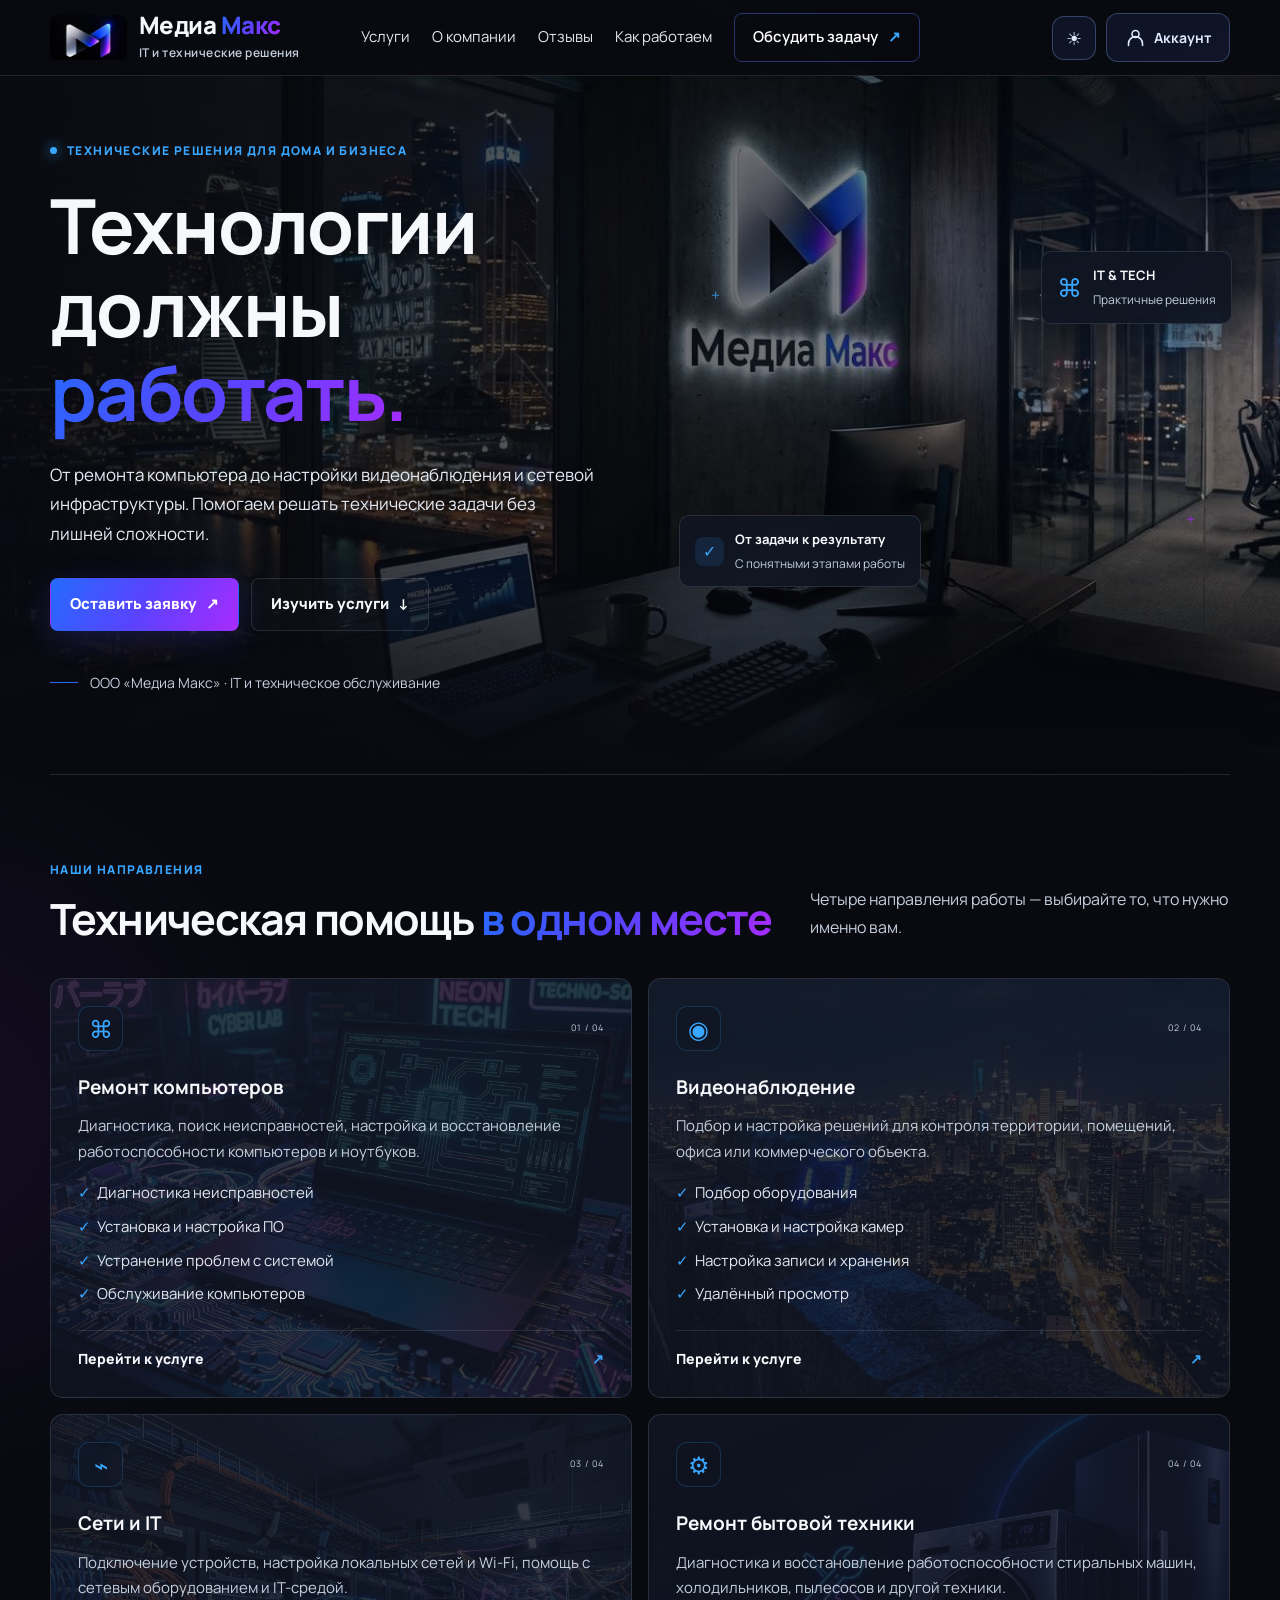
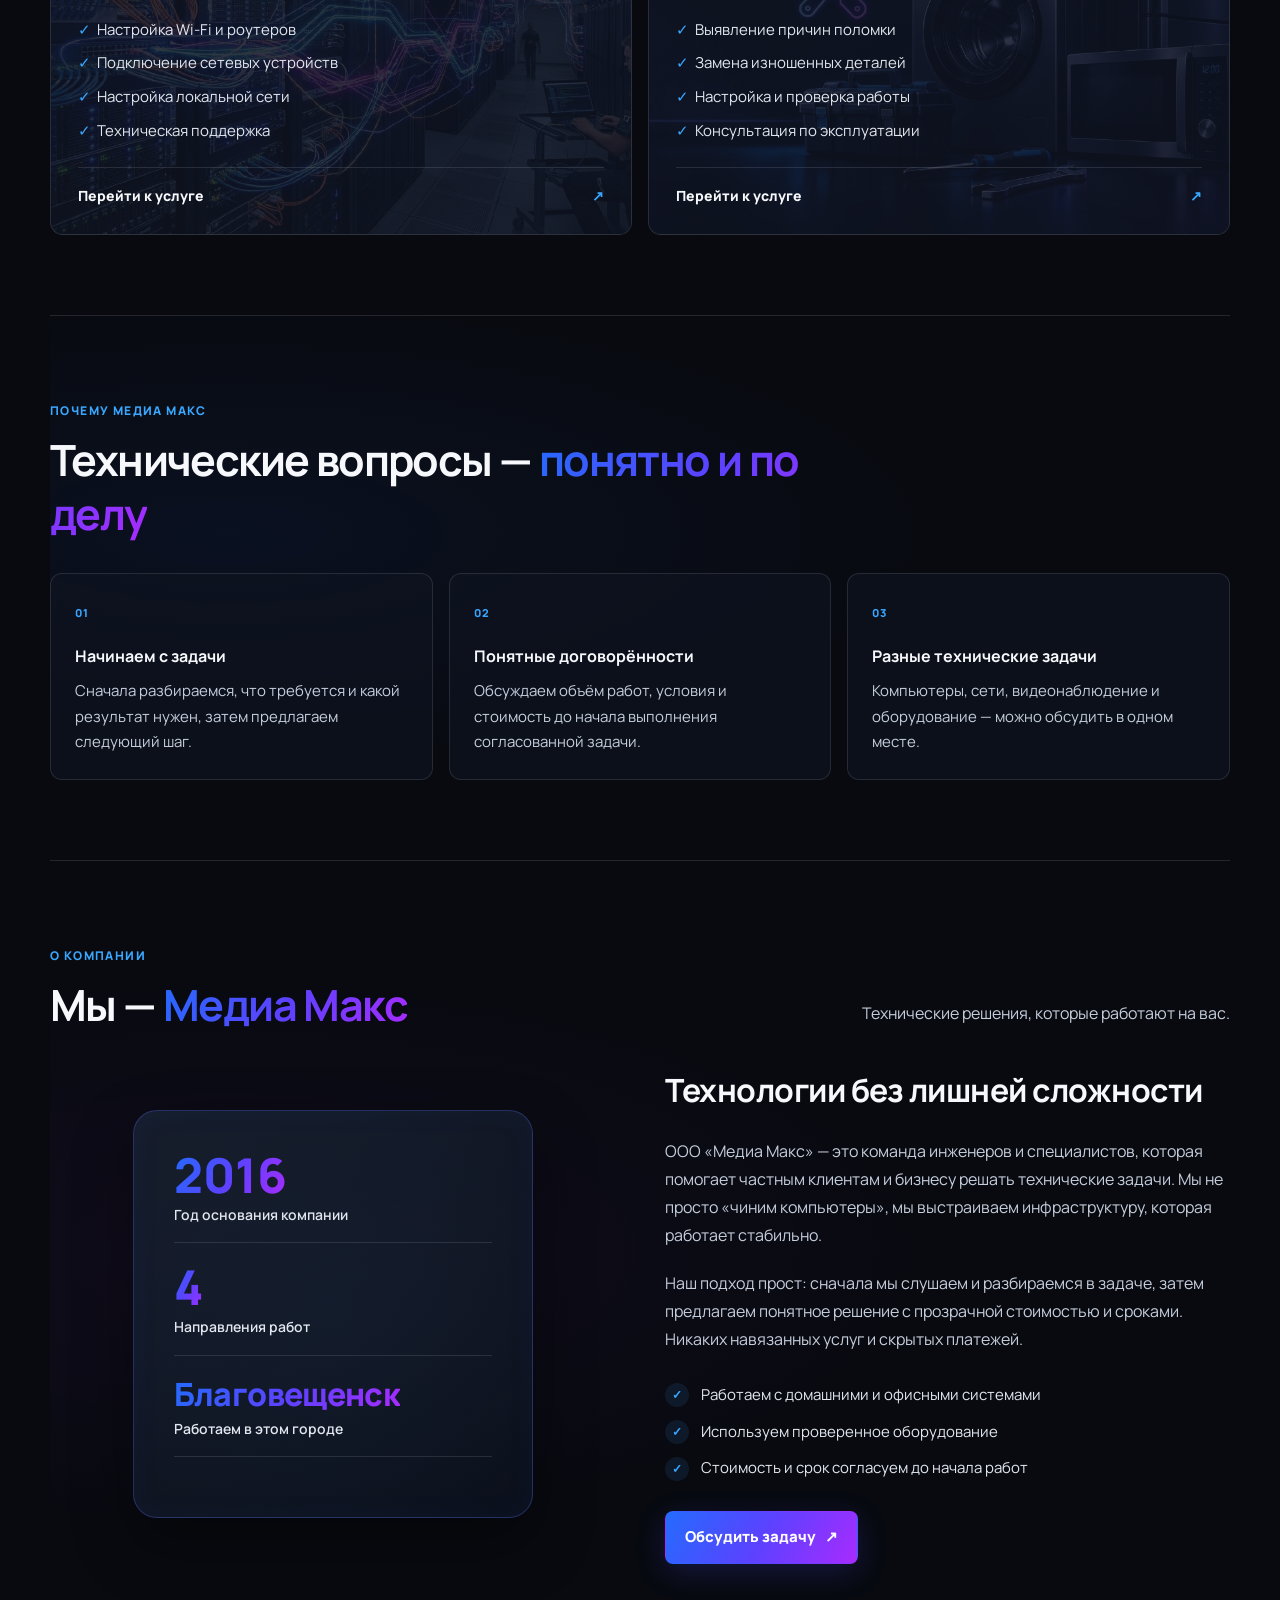
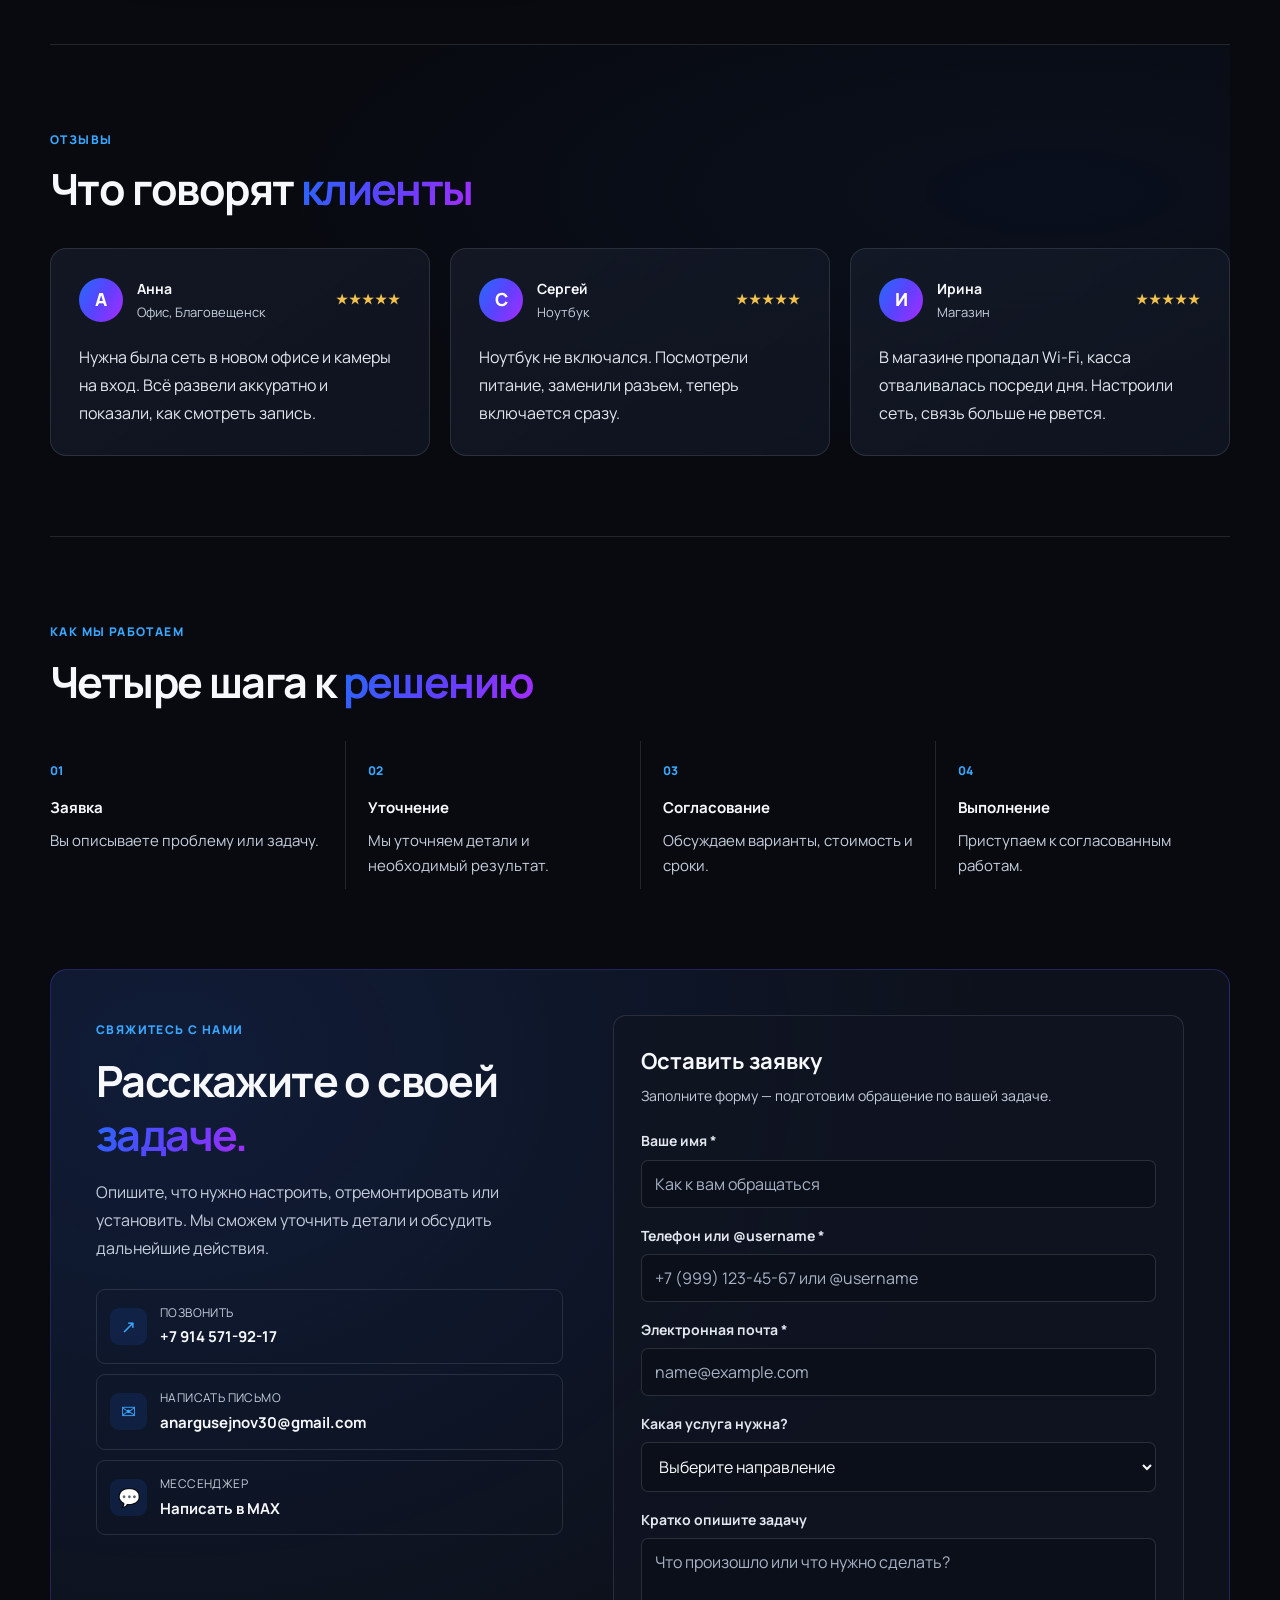
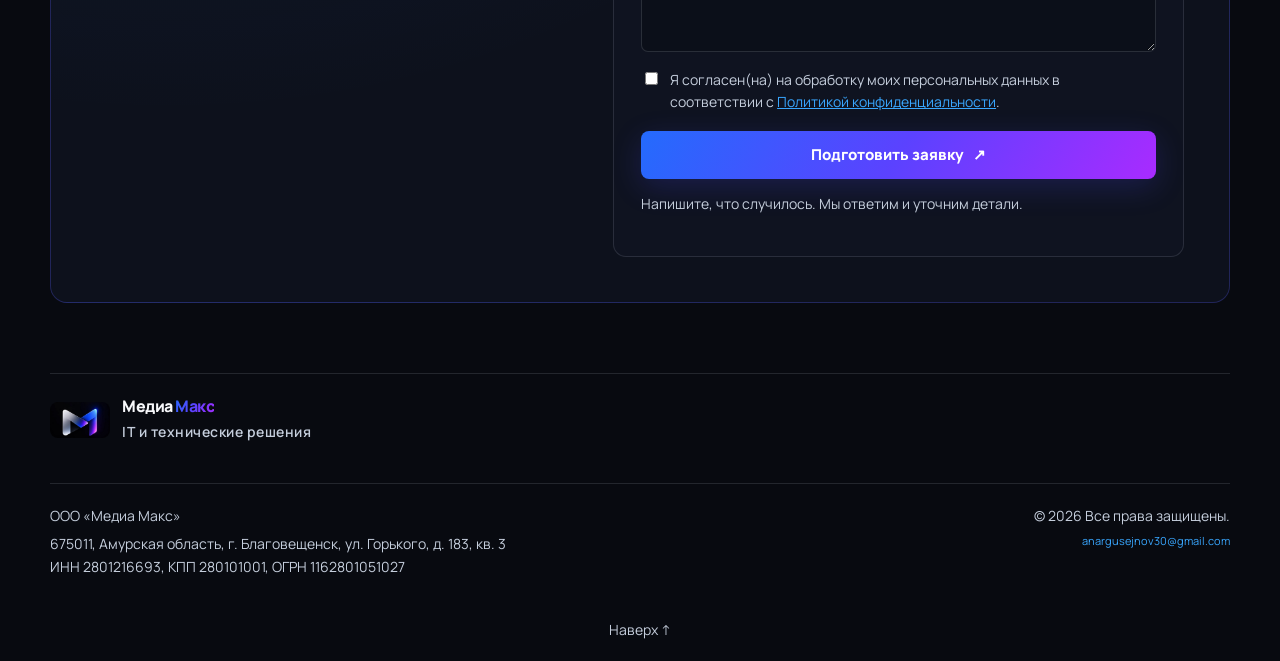
<file: index.html>
<!DOCTYPE html>
<html lang="ru">
<head>
  <meta charset="UTF-8">
  <meta name="viewport" content="width=device-width, initial-scale=1">
  <meta name="theme-color" content="#080A10">
  <meta name="description" content="Медиа Макс — ремонт компьютеров и бытовой техники, видеонаблюдение, компьютерные сети и IT-обслуживание для дома и бизнеса.">
  
  <!-- ИКОНКА САЙТА -->
  <link rel="icon" href="favicon.ico" type="image/x-icon">

  <title>Медиа Макс — IT и технические решения</title>

  <link rel="preconnect" href="https://fonts.googleapis.com">
  <link rel="preconnect" href="https://fonts.gstatic.com" crossorigin>
  <link href="https://fonts.googleapis.com/css2?family=Manrope:wght@400;500;600;700;800&display=swap" rel="stylesheet">
  <link rel="stylesheet" href="style.css">
  <script>try{if(localStorage.getItem("mediaMax_theme")==="light")document.documentElement.setAttribute("data-theme","light")}catch(e){}</script>
  <script src="script.js" defer></script>
</head>
<body id="home">
  <div class="ambient ambient-blue"></div>
  <div class="ambient ambient-violet"></div>

  <header class="header">
    <a class="brand" href="#home" aria-label="Медиа Макс — главная">
      <img src="./image/logo.jpg" alt="Медиа Макс" class="brand-logo">
      <div class="brand-text">
        <span class="brand-name">Медиа <span>Макс</span></span>
        <span class="brand-tagline">IT и технические решения</span>
      </div>
    </a>

    <button class="menu-toggle" type="button" aria-label="Открыть меню" aria-expanded="false">
      <span></span><span></span><span></span>
    </button>

    <nav class="navigation" aria-label="Основная навигация">
      <a href="#services">Услуги</a>
      <a href="#about">О компании</a>
      <a href="#reviews">Отзывы</a>
      <a href="#process">Как работаем</a>
      <a href="#contacts" class="nav-contact">Обсудить задачу <span>↗</span></a>
    </nav>

    <div class="header-right"></div>
  </header>

  <main>
    <!-- ГЛАВНЫЙ ЭКРАН -->
    <section class="hero section-wrap">
      <div class="hero-copy">
        <div class="eyebrow"><span class="pulse"></span> ТЕХНИЧЕСКИЕ РЕШЕНИЯ ДЛЯ ДОМА И БИЗНЕСА</div>
        <h1>Технологии должны <span class="gradient-text">работать.</span></h1>
        <p class="hero-lead">
          От ремонта компьютера до настройки видеонаблюдения и сетевой инфраструктуры.
          Помогаем решать технические задачи без лишней сложности.
        </p>

        <div class="hero-buttons">
          <a class="button button-primary" href="#contacts">Оставить заявку <span>↗</span></a>
          <a class="button button-ghost" href="#services">Изучить услуги <span>↓</span></a>
        </div>

        <div class="hero-caption">
          <span class="caption-line"></span>
          <span>ООО «Медиа Макс» · IT и техническое обслуживание</span>
        </div>
      </div>

      <div class="hero-art" aria-label="Технологичный графический элемент">
        <div class="art-chip chip-top"><span class="chip-symbol">⌘</span><div><b>IT & TECH</b><small>Практичные решения</small></div></div>
        <div class="art-chip chip-bottom"><span class="chip-check">✓</span><div><b>От задачи к результату</b><small>С понятными этапами работы</small></div></div>
        <span class="art-plus plus-one">+</span>
        <span class="art-plus plus-two">+</span>
      </div>
    </section>

    <!-- УСЛУГИ -->
    <section class="section-wrap section-block" id="services">
      <div class="section-heading">
        <div>
          <span class="section-kicker">НАШИ НАПРАВЛЕНИЯ</span>
          <h2>Техническая помощь <span class="gradient-text">в одном месте</span></h2>
        </div>
        <p>Четыре направления работы — выбирайте то, что нужно именно вам.</p>
      </div>

      <div class="service-grid">
        <a href="computer-repair.html" class="service-card">
          <div class="service-bg" style="background-image: url('./image/services/repair.jpg');"></div>
          <div class="service-meta"><span class="service-icon">⌘</span><span>01 / 04</span></div>
          <h3>Ремонт компьютеров</h3>
          <p>Диагностика, поиск неисправностей, настройка и восстановление работоспособности компьютеров и ноутбуков.</p>
          <ul>
            <li>Диагностика неисправностей</li>
            <li>Установка и настройка ПО</li>
            <li>Устранение проблем с системой</li>
            <li>Обслуживание компьютеров</li>
          </ul>
          <span class="text-link">Перейти к услуге <span>↗</span></span>
        </a>

        <a href="video-surveillance.html" class="service-card">
          <div class="service-bg" style="background-image: url('./image/services/cctv.jpg');"></div>
          <div class="service-meta"><span class="service-icon">◉</span><span>02 / 04</span></div>
          <h3>Видеонаблюдение</h3>
          <p>Подбор и настройка решений для контроля территории, помещений, офиса или коммерческого объекта.</p>
          <ul>
            <li>Подбор оборудования</li>
            <li>Установка и настройка камер</li>
            <li>Настройка записи и хранения</li>
            <li>Удалённый просмотр</li>
          </ul>
          <span class="text-link">Перейти к услуге <span>↗</span></span>
        </a>

        <a href="it-services.html" class="service-card">
          <div class="service-bg" style="background-image: url('./image/services/network.jpg');"></div>
          <div class="service-meta"><span class="service-icon">⌁</span><span>03 / 04</span></div>
          <h3>Сети и IT</h3>
          <p>Подключение устройств, настройка локальных сетей и Wi-Fi, помощь с сетевым оборудованием и IT-средой.</p>
          <ul>
            <li>Настройка Wi-Fi и роутеров</li>
            <li>Подключение сетевых устройств</li>
            <li>Настройка локальной сети</li>
            <li>Техническая поддержка</li>
          </ul>
          <span class="text-link">Перейти к услуге <span>↗</span></span>
        </a>

        <a href="appliance-repair.html" class="service-card">
          <div class="service-bg" style="background-image: url('./image/services/equipment.jpg');"></div>
          <div class="service-meta"><span class="service-icon">⚙</span><span>04 / 04</span></div>
          <h3>Ремонт бытовой техники</h3>
          <p>Диагностика и восстановление работоспособности стиральных машин, холодильников, пылесосов и другой техники.</p>
          <ul>
            <li>Выявление причин поломки</li>
            <li>Замена изношенных деталей</li>
            <li>Настройка и проверка работы</li>
            <li>Консультация по эксплуатации</li>
          </ul>
          <span class="text-link">Перейти к услуге <span>↗</span></span>
        </a>
      </div>
    </section>

    <!-- ПРЕИМУЩЕСТВА -->
    <section class="section-wrap section-block advantages-section" id="advantages">
      <div class="section-heading">
        <div>
          <span class="section-kicker">ПОЧЕМУ МЕДИА МАКС</span>
          <h2>Технические вопросы — <span class="gradient-text">понятно и по делу</span></h2>
        </div>
      </div>

      <div class="advantages-grid">
        <article class="advantage">
          <span class="advantage-number">01</span>
          <h3>Начинаем с задачи</h3>
          <p>Сначала разбираемся, что требуется и какой результат нужен, затем предлагаем следующий шаг.</p>
        </article>
        <article class="advantage">
          <span class="advantage-number">02</span>
          <h3>Понятные договорённости</h3>
          <p>Обсуждаем объём работ, условия и стоимость до начала выполнения согласованной задачи.</p>
        </article>
        <article class="advantage">
          <span class="advantage-number">03</span>
          <h3>Разные технические задачи</h3>
          <p>Компьютеры, сети, видеонаблюдение и оборудование — можно обсудить в одном месте.</p>
        </article>
      </div>
    </section>

    <!-- О КОМПАНИИ -->
    <section class="section-wrap section-block about-section" id="about">
      <div class="section-heading">
        <div>
          <span class="section-kicker">О КОМПАНИИ</span>
          <h2>Мы — <span class="gradient-text">Медиа Макс</span></h2>
        </div>
        <p>Технические решения, которые работают на вас.</p>
      </div>

      <div class="about-grid">
        <div class="about-visual">
          <div class="about-glass-card">
            <div class="about-stat">
              <strong>2016</strong>
              <span>Год основания компании</span>
            </div>
            <div class="about-stat">
              <strong>4</strong>
              <span>Направления работ</span>
            </div>
            <div class="about-stat">
              <strong class="about-stat-text">Благовещенск</strong>
              <span>Работаем в этом городе</span>
            </div>
            <div class="about-glow"></div>
          </div>
        </div>
        
        <div class="about-content">
          <h3>Технологии без лишней сложности</h3>
          <p>
            ООО «Медиа Макс» — это команда инженеров и специалистов, которая помогает частным клиентам и бизнесу решать технические задачи. Мы не просто «чиним компьютеры», мы выстраиваем инфраструктуру, которая работает стабильно.
          </p>
          <p>
            Наш подход прост: сначала мы слушаем и разбираемся в задаче, затем предлагаем понятное решение с прозрачной стоимостью и сроками. Никаких навязанных услуг и скрытых платежей.
          </p>
          
          <ul class="about-list">
            <li><span>✓</span> Работаем с домашними и офисными системами</li>
            <li><span>✓</span> Используем проверенное оборудование</li>
            <li><span>✓</span> Стоимость и срок согласуем до начала работ</li>
          </ul>

          <a href="#contacts" class="button button-primary">Обсудить задачу <span>↗</span></a>
        </div>
      </div>
    </section>

    <!-- ПРИМЕРЫ ЗАДАЧ -->
    <section class="section-wrap section-block reviews-section" id="reviews">
      <div class="section-heading">
        <div>
          <span class="section-kicker">ОТЗЫВЫ</span>
          <h2>Что говорят <span class="gradient-text">клиенты</span></h2>
        </div>
      </div>

      <div class="reviews-grid">
        <article class="review-card">
          <div class="review-header">
            <div class="review-avatar">А</div>
            <div class="review-author">
              <strong>Анна</strong>
              <span>Офис, Благовещенск</span>
            </div>
            <div class="review-stars" aria-label="5 из 5">★★★★★</div>
          </div>
          <p class="review-text">
            Нужна была сеть в новом офисе и камеры на вход. Всё развели аккуратно и показали, как смотреть запись.
          </p>
        </article>

        <article class="review-card">
          <div class="review-header">
            <div class="review-avatar">С</div>
            <div class="review-author">
              <strong>Сергей</strong>
              <span>Ноутбук</span>
            </div>
            <div class="review-stars" aria-label="5 из 5">★★★★★</div>
          </div>
          <p class="review-text">
            Ноутбук не включался. Посмотрели питание, заменили разъем, теперь включается сразу.
          </p>
        </article>

        <article class="review-card">
          <div class="review-header">
            <div class="review-avatar">И</div>
            <div class="review-author">
              <strong>Ирина</strong>
              <span>Магазин</span>
            </div>
            <div class="review-stars" aria-label="5 из 5">★★★★★</div>
          </div>
          <p class="review-text">
            В магазине пропадал Wi-Fi, касса отваливалась посреди дня. Настроили сеть, связь больше не рвется.
          </p>
        </article>
      </div>
    </section>

    <!-- ЭТАПЫ РАБОТЫ -->
    <section class="section-wrap section-block process-section" id="process">
      <div class="section-heading">
        <div>
          <span class="section-kicker">КАК МЫ РАБОТАЕМ</span>
          <h2>Четыре шага к <span class="gradient-text">решению</span></h2>
        </div>
      </div>

      <div class="process-grid">
        <article class="process-step"><span>01</span><h3>Заявка</h3><p>Вы описываете проблему или задачу.</p></article>
        <article class="process-step"><span>02</span><h3>Уточнение</h3><p>Мы уточняем детали и необходимый результат.</p></article>
        <article class="process-step"><span>03</span><h3>Согласование</h3><p>Обсуждаем варианты, стоимость и сроки.</p></article>
        <article class="process-step"><span>04</span><h3>Выполнение</h3><p>Приступаем к согласованным работам.</p></article>
      </div>
    </section>

    <!-- ЗАЯВКА И КОНТАКТЫ -->
    <section class="section-wrap contact-section" id="contacts">
      <div class="contact-intro">
        <span class="section-kicker">СВЯЖИТЕСЬ С НАМИ</span>
        <h2>Расскажите о своей <span class="gradient-text">задаче.</span></h2>
        <p>Опишите, что нужно настроить, отремонтировать или установить. Мы сможем уточнить детали и обсудить дальнейшие действия.</p>

        <div class="contact-methods">
          <a href="tel:+79145719217" class="contact-method">
            <span class="method-icon">↗</span>
            <span><small>ПОЗВОНИТЬ</small><b>+7 914 571-92-17</b></span>
          </a>
          <!-- ТЕМА ПИСЬМА ДОБАВЛЕНА -->
          <a href="mailto:anargusejnov30@gmail.com?subject=Запрос%20с%20сайта%20Медиа%20Макс" class="contact-method">
            <span class="method-icon">✉</span>
            <span><small>НАПИСАТЬ ПИСЬМО</small><b>anargusejnov30@gmail.com</b></span>
          </a>
          <!-- ССЫЛКА НА MAX ОБНОВЛЕНА -->
          <a href="https://max.ru/u/f9LHodD0cOIG2RRR1JVvsn00xCWQEIpWqlEuppkzLq9jD3JhiQoWY0_blX4" target="_blank" rel="noopener noreferrer" class="contact-method">
            <span class="method-icon">💬</span>
            <span><small>МЕССЕНДЖЕР</small><b>Написать в MAX</b></span>
          </a>
        </div>
      </div>

      <form class="lead-form" id="lead-form">
        <h3>Оставить заявку</h3>
        <p class="form-subtitle">Заполните форму — подготовим обращение по вашей задаче.</p>

        <label for="client-name">Ваше имя *</label>
        <input id="client-name" name="name" type="text" placeholder="Как к вам обращаться" autocomplete="name" required>

        <label for="client-phone">Телефон или @username *</label>
        <input id="client-phone" name="phone" type="text" placeholder="+7 (999) 123-45-67 или @username" autocomplete="tel" required>

        <label for="client-email">Электронная почта *</label>
        <input id="client-email" name="email" type="email" inputmode="email" autocomplete="email" placeholder="name@example.com" maxlength="254" required>

        <label for="client-service">Какая услуга нужна?</label>
        <select id="client-service" name="service">
          <option value="">Выберите направление</option>
          <option>Ремонт компьютеров</option>
          <option>Видеонаблюдение</option>
          <option>Сети и IT</option>
          <option>Ремонт бытовой техники</option>
          <option>Другая задача</option>
        </select>

        <label for="client-message">Кратко опишите задачу</label>
        <textarea id="client-message" name="message" rows="4" placeholder="Что произошло или что нужно сделать?"></textarea>

        <label class="privacy-check">
          <input type="checkbox" name="consent" required>
          <span>Я согласен(на) на обработку моих персональных данных в соответствии с <a href="privacy.html" target="_blank" style="color: var(--blue-light); text-decoration: underline;">Политикой конфиденциальности</a>.</span>
        </label>

        <button class="button button-primary form-submit" type="submit">Подготовить заявку <span>↗</span></button>
        <p class="form-note">Напишите, что случилось. Мы ответим и уточним детали.</p>
        <p class="form-status" id="form-status" role="status" aria-live="polite"></p>
      </form>
    </section>
  </main>

  <footer class="footer" style="flex-wrap: wrap; padding-bottom: 20px;">
    <a class="brand footer-brand" href="#home" aria-label="Медиа Макс — наверх">
      <img src="./image/logo.jpg" alt="Медиа Макс" class="brand-logo">
      <div class="brand-text">
        <span class="brand-name">Медиа <span>Макс</span></span>
        <span class="brand-tagline">IT и технические решения</span>
      </div>
    </a>
    
    <div style="width: 100%; margin-top: 20px; padding-top: 20px; border-top: 1px solid var(--border); color: var(--muted); font-size: 11px; display: flex; flex-wrap: wrap; gap: 20px; justify-content: space-between;">
      <div>
        <p style="margin: 0 0 5px;">ООО «Медиа Макс»</p>
        <p style="margin: 0;">675011, Амурская область, г. Благовещенск, ул. Горького, д. 183, кв. 3</p>
        <p style="margin: 0;">ИНН 2801216693, КПП 280101001, ОГРН 1162801051027</p>
      </div>
      <div style="text-align: right;">
        <p style="margin: 0 0 5px;">© <span id="current-year"></span> Все права защищены.</p>
        <a href="mailto:anargusejnov30@gmail.com" style="color: var(--blue-light); text-decoration: none;">anargusejnov30@gmail.com</a>
      </div>
    </div>
    
    <a href="#home" class="back-top" style="margin-top: 20px; width: 100%; text-align: center;">Наверх ↑</a>
  </footer>
</body>
</html>
</file>
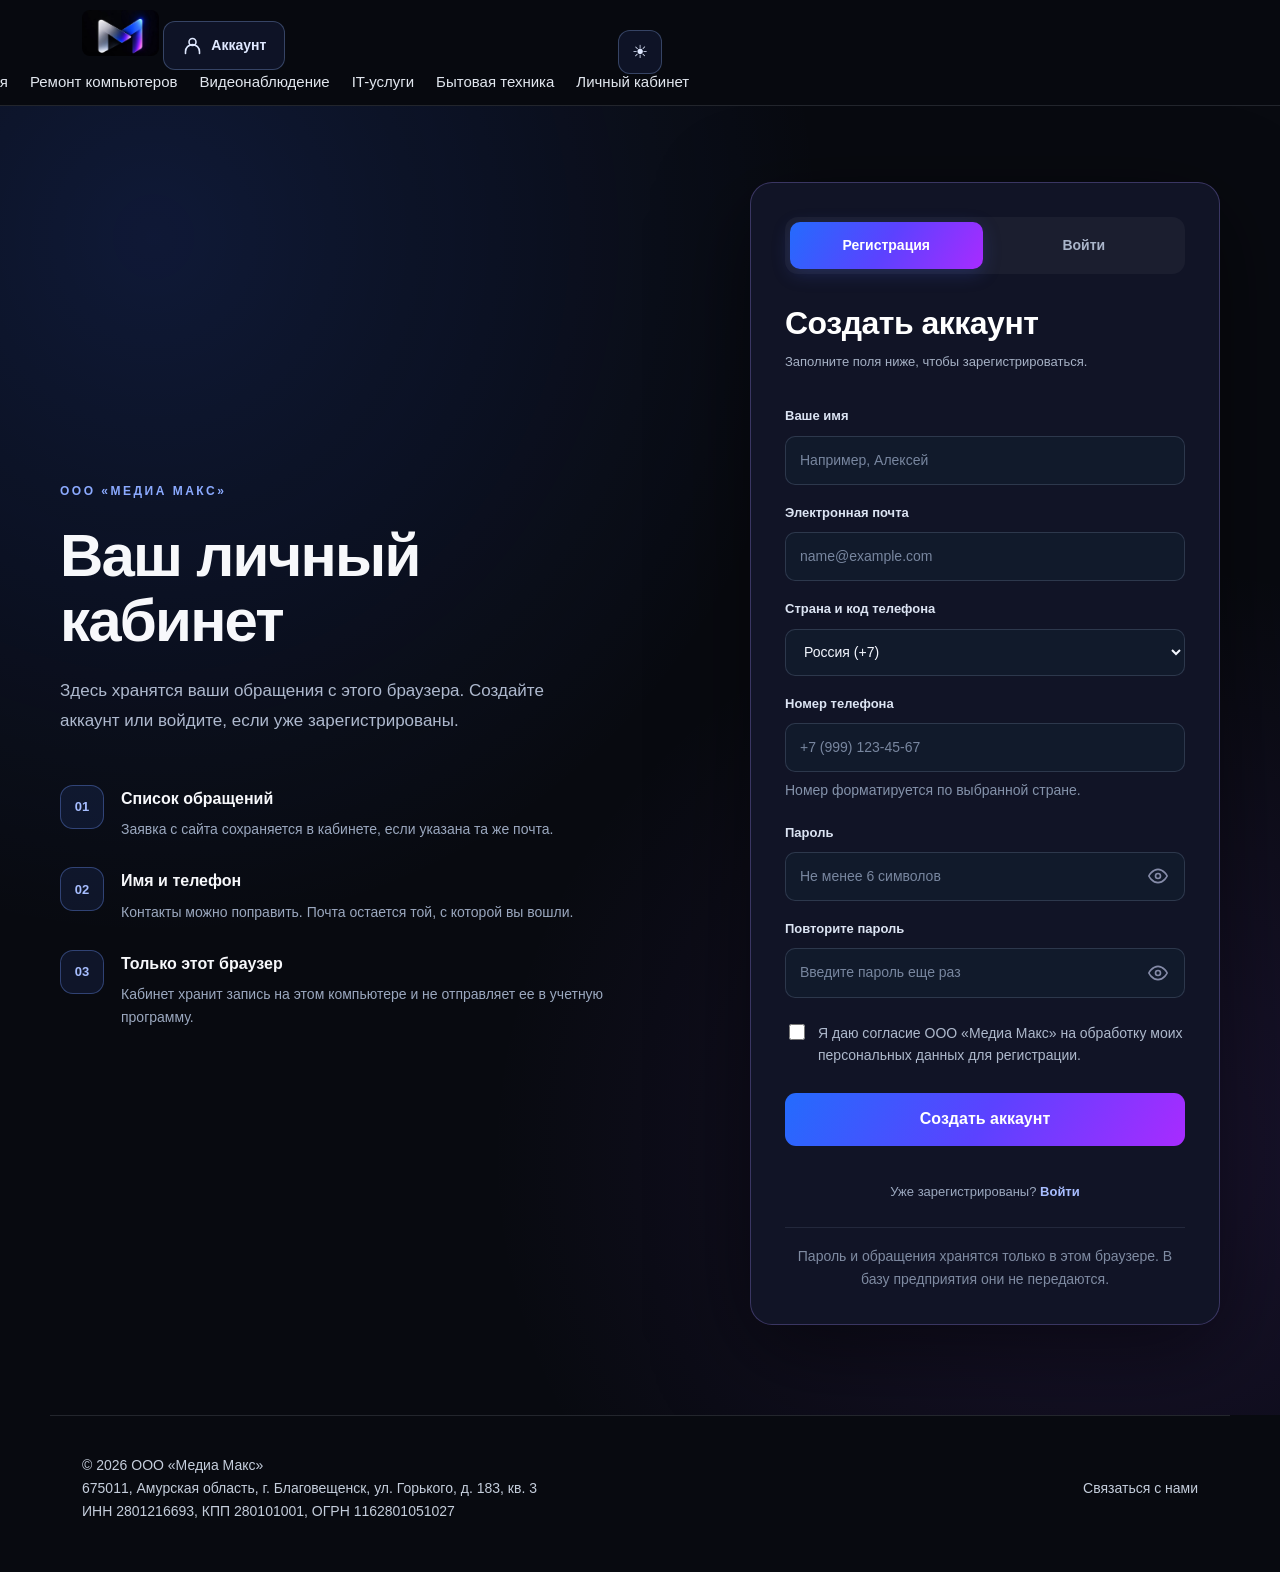
<file: account.html>
<!DOCTYPE html>
<html lang="ru">
<head>
  <meta charset="UTF-8">
  <meta name="viewport" content="width=device-width, initial-scale=1.0">
  <meta name="description" content="Личный кабинет клиента ООО «Медиа Макс»: регистрация и вход.">
  
  <!-- ИКОНКА САЙТА -->
  <link rel="icon" href="favicon.ico" type="image/x-icon">

  <title>Личный кабинет — Медиа Макс</title>
  <link rel="stylesheet" href="style.css">
  <script>try{if(localStorage.getItem("mediaMax_theme")==="light")document.documentElement.setAttribute("data-theme","light")}catch(e){}</script>
  <script src="script.js" defer></script>
  <script src="account.js" defer></script>
</head>

<body class="account-page">
  <header class="header">
    <div class="container header-inner">
      <a class="logo" href="index.html" aria-label="Медиа Макс — главная">
        <img src="image/logo.jpg" alt="Логотип Медиа Макс">
      </a>
      <button class="menu-toggle" type="button" aria-label="Открыть меню" aria-expanded="false" aria-controls="account-navigation">
        ☰
      </button>
      <nav class="nav" id="account-navigation">
        <a href="index.html">Главная</a>
        <a href="computer-repair.html">Ремонт компьютеров</a>
        <a href="video-surveillance.html">Видеонаблюдение</a>
        <a href="it-services.html">IT-услуги</a>
        <a href="appliance-repair.html">Бытовая техника</a>
        <a href="account.html" aria-current="page">Личный кабинет</a>
      </nav>
    </div>
  </header>

  <main class="account-main">
    <div class="account-layout">
      <section class="account-intro">
        <span class="account-eyebrow">ООО «Медиа Макс»</span>
        <h1>Ваш личный кабинет</h1>
        <p>Здесь хранятся ваши обращения с этого браузера. Создайте аккаунт или войдите, если уже зарегистрированы.</p>

        <div class="account-benefits">
          <div class="account-benefit">
            <span class="account-benefit-icon">01</span>
            <div>
              <h2>Список обращений</h2>
              <p>Заявка с сайта сохраняется в кабинете, если указана та же почта.</p>
            </div>
          </div>
          <div class="account-benefit">
            <span class="account-benefit-icon">02</span>
            <div>
              <h2>Имя и телефон</h2>
              <p>Контакты можно поправить. Почта остается той, с которой вы вошли.</p>
            </div>
          </div>
          <div class="account-benefit">
            <span class="account-benefit-icon">03</span>
            <div>
              <h2>Только этот браузер</h2>
              <p>Кабинет хранит запись на этом компьютере и не отправляет ее в учетную программу.</p>
            </div>
          </div>
        </div>
      </section>

      <section class="account-panel" aria-label="Вход и регистрация">
        <div class="account-tabs" role="tablist" aria-label="Выбор формы">
          <button class="account-tab is-active" type="button" id="register-tab" role="tab" aria-selected="true" aria-controls="register-panel" data-auth-tab="register">Регистрация</button>
          <button class="account-tab" type="button" id="login-tab" role="tab" aria-selected="false" aria-controls="login-panel" data-auth-tab="login">Войти</button>
        </div>

        <div class="account-form-panel" id="register-panel" role="tabpanel" aria-labelledby="register-tab" data-auth-panel="register">
          <div class="account-form-heading">
            <h2>Создать аккаунт</h2>
            <p>Заполните поля ниже, чтобы зарегистрироваться.</p>
          </div>

          <form class="auth-form" id="register-form">
            <label for="register-name">Ваше имя</label>
            <input id="register-name" name="name" type="text" placeholder="Например, Алексей" autocomplete="name" minlength="2" maxlength="80" required>

            <label for="register-email">Электронная почта</label>
            <input id="register-email" name="email" type="email" placeholder="name@example.com" autocomplete="email" inputmode="email" maxlength="254" required>

            <label for="register-country">Страна и код телефона</label>
            <select id="register-country" name="country">
              <option value="RU">Россия (+7)</option>
              <option value="LV">Латвия (+371)</option>
              <option value="US">США / Канада (+1)</option>
            </select>

            <label for="register-phone">Номер телефона</label>
            <input id="register-phone" name="phone" type="tel" placeholder="+7 (999) 123-45-67" autocomplete="tel" inputmode="tel" aria-describedby="phone-help" required>
            <p class="account-field-help" id="phone-help">Номер форматируется по выбранной стране.</p>

            <label for="register-password">Пароль</label>
            <div class="password-wrapper">
              <input id="register-password" name="password" type="password" placeholder="Не менее 6 символов" autocomplete="new-password" minlength="6" maxlength="128" required>
              <button type="button" class="toggle-password" aria-label="Показать пароль">
                <svg viewBox="0 0 24 24" fill="none" stroke="currentColor" stroke-width="2" stroke-linecap="round" stroke-linejoin="round"><path d="M1 12s4-8 11-8 11 8 11 8-4 8-11 8-11-8-11-8z"></path><circle cx="12" cy="12" r="3"></circle></svg>
              </button>
            </div>

            <label for="register-password-confirm">Повторите пароль</label>
            <div class="password-wrapper">
              <input id="register-password-confirm" name="passwordConfirm" type="password" placeholder="Введите пароль еще раз" autocomplete="new-password" minlength="6" maxlength="128" required>
              <button type="button" class="toggle-password" aria-label="Показать пароль">
                <svg viewBox="0 0 24 24" fill="none" stroke="currentColor" stroke-width="2" stroke-linecap="round" stroke-linejoin="round"><path d="M1 12s4-8 11-8 11 8 11 8-4 8-11 8-11-8-11-8z"></path><circle cx="12" cy="12" r="3"></circle></svg>
              </button>
            </div>

            <label class="account-consent">
              <input type="checkbox" name="consent" required>
              <span>Я даю согласие ООО «Медиа Макс» на обработку моих персональных данных для регистрации.</span>
            </label>

            <button class="account-submit" type="submit">Создать аккаунт</button>
            <p class="account-status" id="register-status" role="status" aria-live="polite"></p>
          </form>

          <p class="account-switch-text">
            Уже зарегистрированы?
            <button type="button" class="account-text-button" data-show-login>Войти</button>
          </p>
        </div>

        <div class="account-form-panel" id="login-panel" role="tabpanel" aria-labelledby="login-tab" data-auth-panel="login" hidden>
          <div class="account-form-heading">
            <h2>С возвращением!</h2>
            <p>Введите данные своего аккаунта.</p>
          </div>

          <form class="auth-form" id="login-form">
            <label for="login-email">Электронная почта</label>
            <input id="login-email" name="email" type="email" placeholder="name@example.com" autocomplete="email" inputmode="email" maxlength="254" required>

            <label for="login-password">Пароль</label>
            <div class="password-wrapper">
              <input id="login-password" name="password" type="password" placeholder="Ваш пароль" autocomplete="current-password" maxlength="128" required>
              <button type="button" class="toggle-password" aria-label="Показать пароль">
                <svg viewBox="0 0 24 24" fill="none" stroke="currentColor" stroke-width="2" stroke-linecap="round" stroke-linejoin="round"><path d="M1 12s4-8 11-8 11 8 11 8-4 8-11 8-11-8-11-8z"></path><circle cx="12" cy="12" r="3"></circle></svg>
              </button>
            </div>

            <button class="account-submit" type="submit">Войти в аккаунт</button>
            <p class="account-status" id="login-status" role="status" aria-live="polite"></p>
          </form>

          <p class="account-switch-text">
            Ещё нет аккаунта?
            <button type="button" class="account-text-button" data-show-register>Зарегистрироваться</button>
          </p>
        </div>

        <div class="account-form-panel" id="cabinet-panel" data-auth-panel="cabinet" hidden>
          <div class="account-form-heading">
            <h2>Личный кабинет</h2>
            <p id="cabinet-greeting"></p>
          </div>

          <form class="auth-form" id="profile-form">
            <label for="cabinet-name">Ваше имя</label>
            <input id="cabinet-name" name="name" type="text" autocomplete="name" minlength="2" maxlength="80" required>

            <label for="cabinet-phone">Номер телефона</label>
            <input id="cabinet-phone" name="phone" type="tel" autocomplete="tel" placeholder="+7 (999) 123-45-67">

            <button class="account-submit" type="submit">Сохранить данные</button>
            <p class="account-status" id="profile-status" role="status" aria-live="polite"></p>
          </form>

          <h3 class="cabinet-heading">Ваши обращения</h3>
          <div class="cabinet-requests" id="cabinet-requests"></div>
          <button class="account-submit account-logout" id="cabinet-logout" type="button">Выйти из аккаунта</button>
        </div>

        <p class="account-security-note">
          Пароль и обращения хранятся только в этом браузере. В базу предприятия они не передаются.
        </p>
      </section>
    </div>
  </main>

  <footer class="footer">
    <div class="container footer-inner">
      <p>© <span id="account-year"></span> ООО «Медиа Макс»<br>675011, Амурская область, г. Благовещенск, ул. Горького, д. 183, кв. 3<br>ИНН 2801216693, КПП 280101001, ОГРН 1162801051027</p>
      <a href="index.html#contacts">Связаться с нами</a>
    </div>
  </footer>
</body>
</html>
</file>
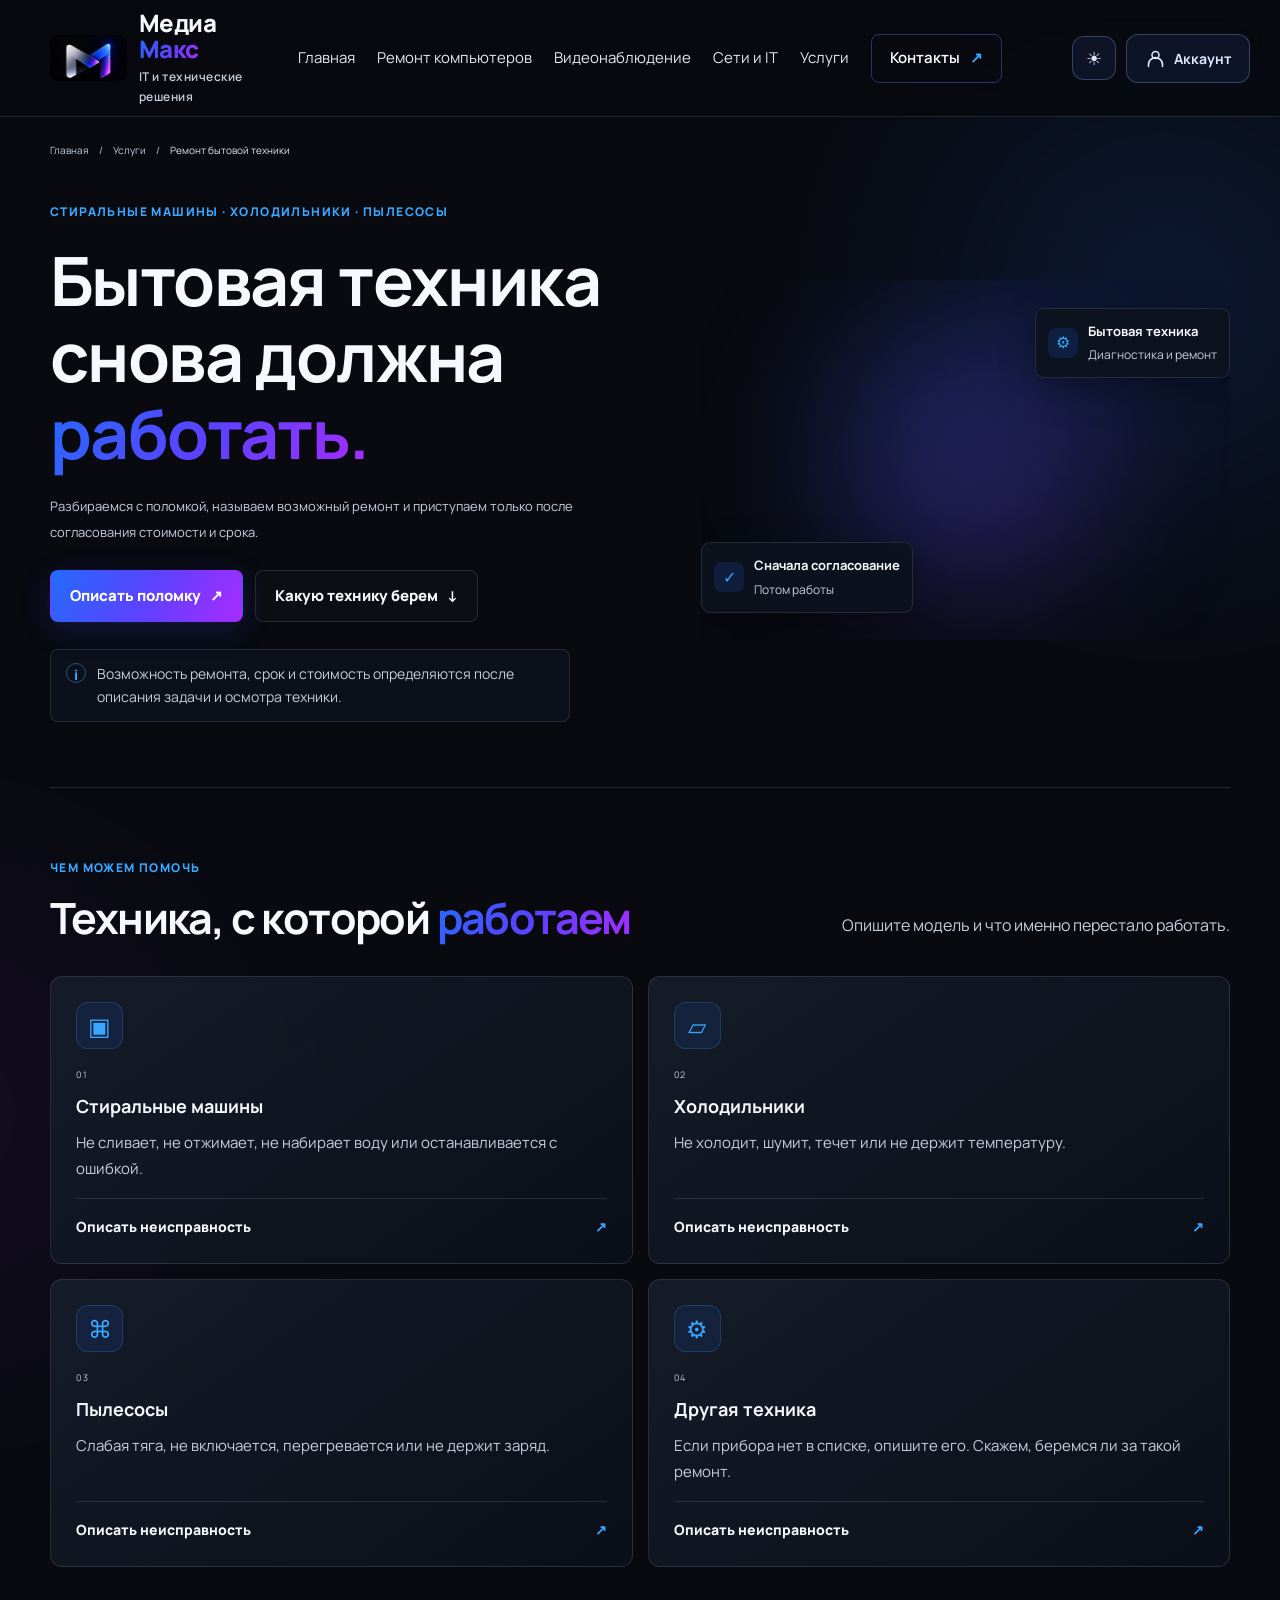
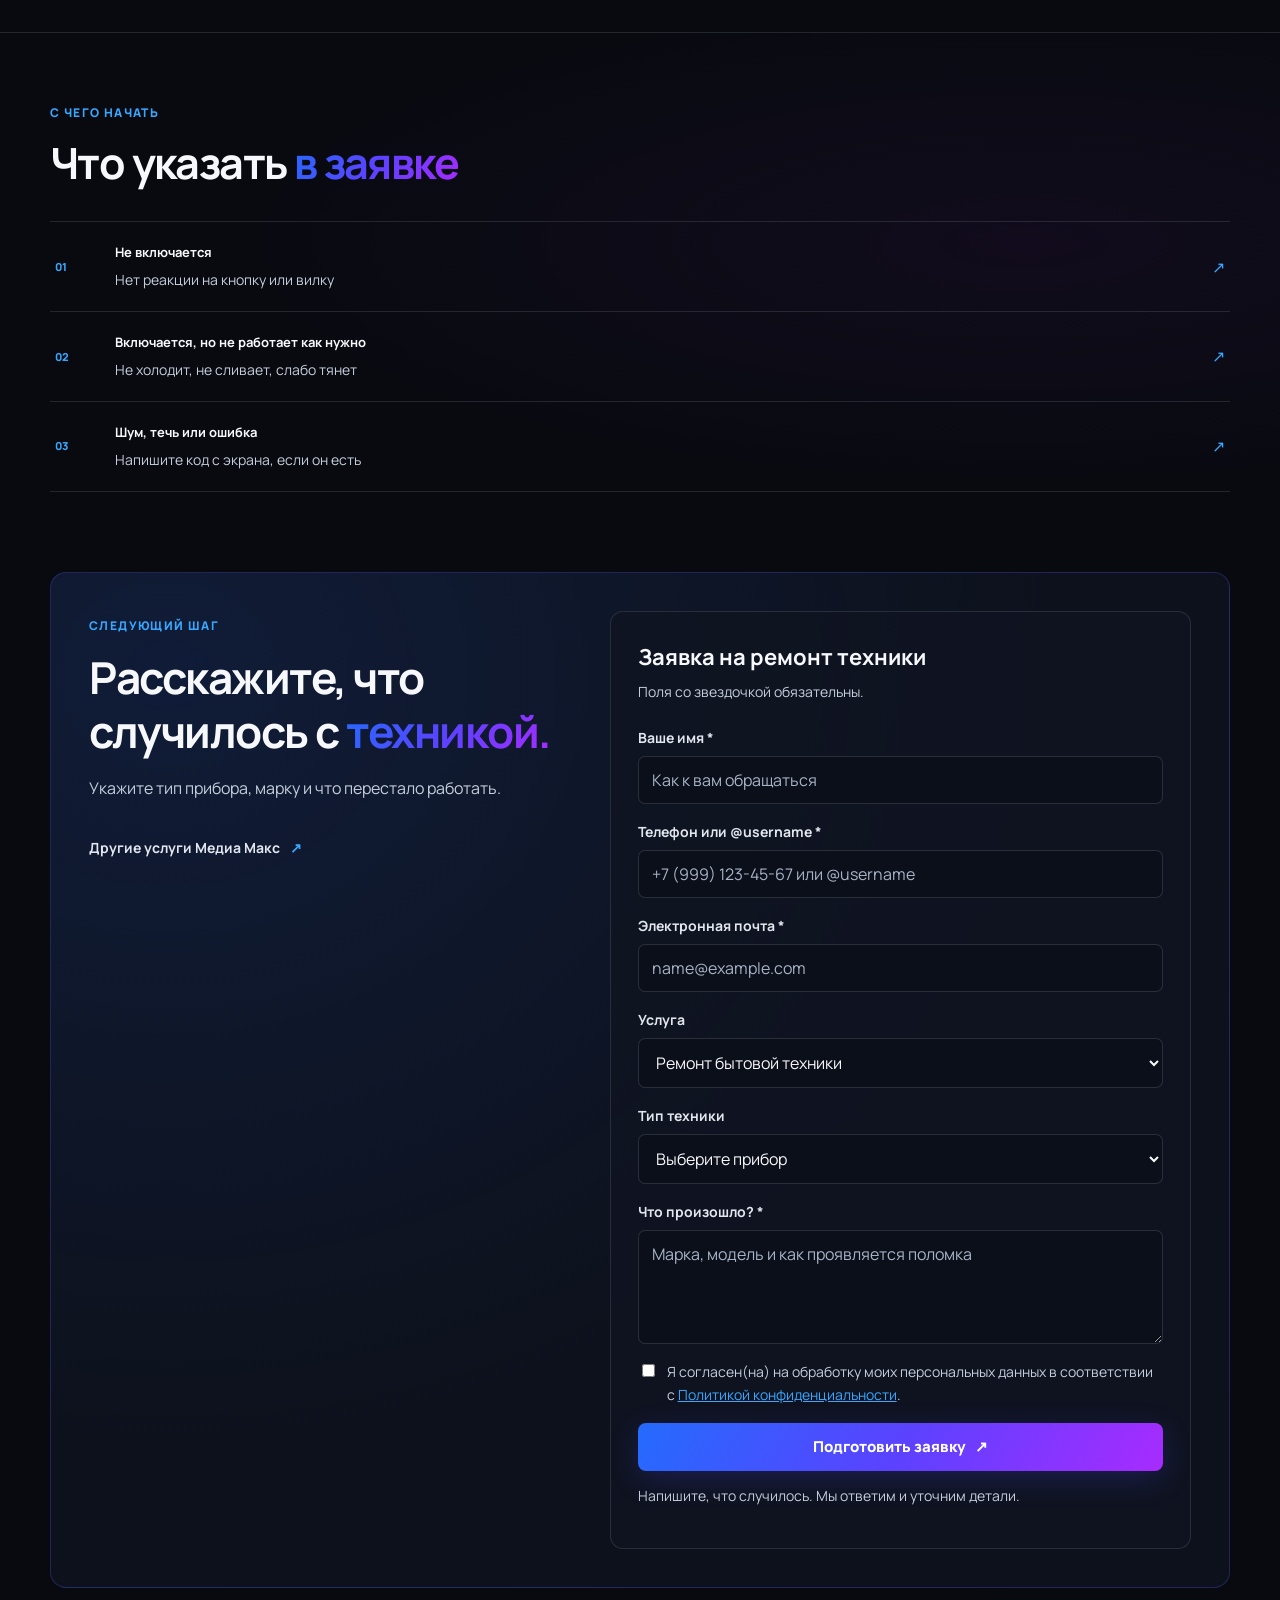
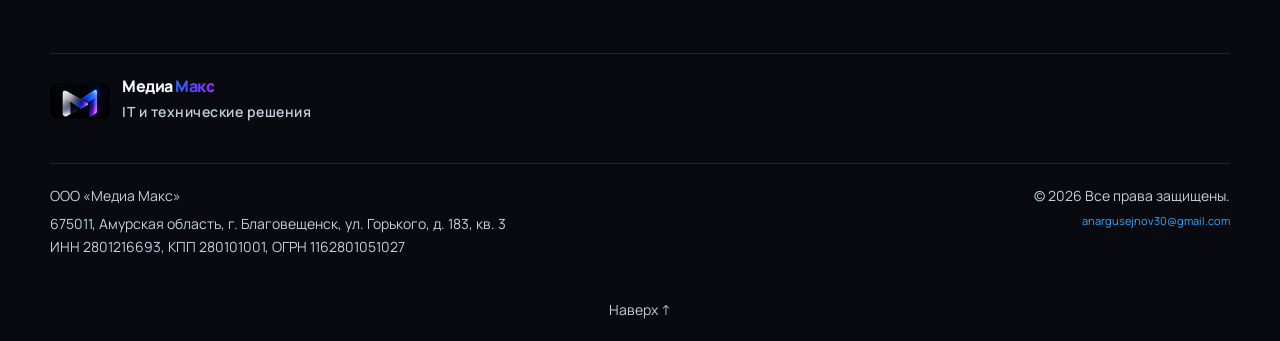
<file: appliance-repair.html>
<!DOCTYPE html>
<html lang="ru">
<head>
  <meta charset="UTF-8">
  <meta name="viewport" content="width=device-width, initial-scale=1">
  <meta name="theme-color" content="#080A10">
  <meta name="description" content="Диагностика и ремонт стиральных машин, холодильников, пылесосов и другой бытовой техники — Медиа Макс, Благовещенск.">
  <link rel="icon" href="favicon.ico" type="image/x-icon">
  <title>Ремонт бытовой техники — Медиа Макс</title>
  <link rel="preconnect" href="https://fonts.googleapis.com">
  <link rel="preconnect" href="https://fonts.gstatic.com" crossorigin>
  <link href="https://fonts.googleapis.com/css2?family=Manrope:wght@400;500;600;700;800&display=swap" rel="stylesheet">
  <link rel="stylesheet" href="style.css">
  <script>try{if(localStorage.getItem("mediaMax_theme")==="light")document.documentElement.setAttribute("data-theme","light")}catch(e){}</script>
  <script src="script.js" defer></script>
</head>
<body id="home">
  <div class="ambient ambient-blue"></div>
  <div class="ambient ambient-violet"></div>

  <header class="header">
    <a class="brand" href="index.html" aria-label="Медиа Макс — главная">
      <img src="./image/logo.jpg" alt="Медиа Макс" class="brand-logo">
      <div class="brand-text">
        <span class="brand-name">Медиа <span>Макс</span></span>
        <span class="brand-tagline">IT и технические решения</span>
      </div>
    </a>
    <button class="menu-toggle" type="button" aria-label="Открыть меню" aria-expanded="false">
      <span></span><span></span><span></span>
    </button>
    <nav class="navigation" aria-label="Основная навигация">
      <a href="index.html">Главная</a>
      <a href="computer-repair.html">Ремонт компьютеров</a>
      <a href="video-surveillance.html">Видеонаблюдение</a>
      <a href="it-services.html">Сети и IT</a>
      <a href="#repair-services">Услуги</a>
      <a href="#contacts" class="nav-contact">Контакты <span>↗</span></a>
    </nav>
    <div class="header-right"></div>
  </header>

  <main>
    <section class="section-wrap repair-hero">
      <div class="repair-breadcrumb">
        <a href="index.html">Главная</a>
        <span>/</span>
        <a href="index.html#services">Услуги</a>
        <span>/</span>
        <span>Ремонт бытовой техники</span>
      </div>
      <div class="repair-hero-grid">
        <div class="repair-hero-copy">
          <span class="section-kicker">СТИРАЛЬНЫЕ МАШИНЫ · ХОЛОДИЛЬНИКИ · ПЫЛЕСОСЫ</span>
          <h1>Бытовая техника снова должна <span class="gradient-text">работать.</span></h1>
          <p>Разбираемся с поломкой, называем возможный ремонт и приступаем только после согласования стоимости и срока.</p>
          <div class="hero-buttons">
            <a href="#contacts" class="button button-primary">Описать поломку <span>↗</span></a>
            <a href="#repair-services" class="button button-ghost">Какую технику берем <span>↓</span></a>
          </div>
          <div class="repair-note">
            <span class="repair-note-icon">i</span>
            <span>Возможность ремонта, срок и стоимость определяются после описания задачи и осмотра техники.</span>
          </div>
        </div>
        <div class="repair-visual">
          <div class="repair-visual-glow"></div>
          <div class="visual-tag visual-tag-top"><span>⚙</span><div><b>Бытовая техника</b><small>Диагностика и ремонт</small></div></div>
          <div class="visual-tag visual-tag-bottom"><span>✓</span><div><b>Сначала согласование</b><small>Потом работы</small></div></div>
        </div>
      </div>
    </section>

    <section class="section-wrap repair-section" id="repair-services">
      <div class="section-heading">
        <div>
          <span class="section-kicker">ЧЕМ МОЖЕМ ПОМОЧЬ</span>
          <h2>Техника, с которой <span class="gradient-text">работаем</span></h2>
        </div>
        <p>Опишите модель и что именно перестало работать.</p>
      </div>
      <div class="repair-service-grid">
        <article class="repair-service-card">
          <div class="repair-service-icon">▣</div>
          <span class="repair-card-number">01</span>
          <h3>Стиральные машины</h3>
          <p>Не сливает, не отжимает, не набирает воду или останавливается с ошибкой.</p>
          <a href="#contacts" class="text-link" data-service="Ремонт бытовой техники" data-problem="Стиральная машина">Описать неисправность <span>↗</span></a>
        </article>
        <article class="repair-service-card">
          <div class="repair-service-icon">▱</div>
          <span class="repair-card-number">02</span>
          <h3>Холодильники</h3>
          <p>Не холодит, шумит, течет или не держит температуру.</p>
          <a href="#contacts" class="text-link" data-service="Ремонт бытовой техники" data-problem="Холодильник">Описать неисправность <span>↗</span></a>
        </article>
        <article class="repair-service-card">
          <div class="repair-service-icon">⌘</div>
          <span class="repair-card-number">03</span>
          <h3>Пылесосы</h3>
          <p>Слабая тяга, не включается, перегревается или не держит заряд.</p>
          <a href="#contacts" class="text-link" data-service="Ремонт бытовой техники" data-problem="Пылесос">Описать неисправность <span>↗</span></a>
        </article>
        <article class="repair-service-card">
          <div class="repair-service-icon">⚙</div>
          <span class="repair-card-number">04</span>
          <h3>Другая техника</h3>
          <p>Если прибора нет в списке, опишите его. Скажем, беремся ли за такой ремонт.</p>
          <a href="#contacts" class="text-link" data-service="Ремонт бытовой техники" data-problem="Другая бытовая техника">Описать неисправность <span>↗</span></a>
        </article>
      </div>
    </section>

    <section class="repair-section repair-problems">
      <div class="section-wrap">
        <div class="section-heading">
          <div>
            <span class="section-kicker">С ЧЕГО НАЧАТЬ</span>
            <h2>Что указать <span class="gradient-text">в заявке</span></h2>
          </div>
        </div>
        <div class="problem-list">
          <a href="#contacts" class="problem-item" data-problem="Техника не включается">
            <span class="problem-index">01</span><span class="problem-text"><b>Не включается</b><small>Нет реакции на кнопку или вилку</small></span><span class="problem-arrow">↗</span>
          </a>
          <a href="#contacts" class="problem-item" data-problem="Техника работает, но не выполняет основную функцию">
            <span class="problem-index">02</span><span class="problem-text"><b>Включается, но не работает как нужно</b><small>Не холодит, не сливает, слабо тянет</small></span><span class="problem-arrow">↗</span>
          </a>
          <a href="#contacts" class="problem-item" data-problem="Техника шумит, течет или показывает ошибку">
            <span class="problem-index">03</span><span class="problem-text"><b>Шум, течь или ошибка</b><small>Напишите код с экрана, если он есть</small></span><span class="problem-arrow">↗</span>
          </a>
        </div>
      </div>
    </section>

    <section class="section-wrap repair-contact" id="contacts">
      <div class="repair-contact-copy">
        <span class="section-kicker">СЛЕДУЮЩИЙ ШАГ</span>
        <h2>Расскажите, что случилось с <span class="gradient-text">техникой.</span></h2>
        <p>Укажите тип прибора, марку и что перестало работать.</p>
        <a href="index.html#services" class="back-to-main">Другие услуги Медиа Макс <span>↗</span></a>
      </div>
      <form class="lead-form" id="lead-form">
        <h3>Заявка на ремонт техники</h3>
        <p class="form-subtitle">Поля со звездочкой обязательны.</p>
        <label for="client-name">Ваше имя *</label>
        <input id="client-name" name="name" type="text" placeholder="Как к вам обращаться" autocomplete="name" required>
        <label for="client-phone">Телефон или @username *</label>
        <input id="client-phone" name="phone" type="text" placeholder="+7 (999) 123-45-67 или @username" autocomplete="tel" required>
        <label for="client-email">Электронная почта *</label>
        <input id="client-email" name="email" type="email" inputmode="email" autocomplete="email" placeholder="name@example.com" maxlength="254" required>
        <label for="client-service">Услуга</label>
        <select id="client-service" name="service" required>
          <option value="Ремонт бытовой техники" selected>Ремонт бытовой техники</option>
          <option>Ремонт компьютеров</option>
          <option>Видеонаблюдение</option>
          <option>Сети и IT</option>
          <option>Другая задача</option>
        </select>
        <label for="device-type">Тип техники</label>
        <select id="device-type" name="device">
          <option value="">Выберите прибор</option>
          <option>Стиральная машина</option>
          <option>Холодильник</option>
          <option>Пылесос</option>
          <option>Другая техника</option>
        </select>
        <label for="client-message">Что произошло? *</label>
        <textarea id="client-message" name="message" rows="4" placeholder="Марка, модель и как проявляется поломка" required></textarea>
        <label class="privacy-check">
          <input type="checkbox" name="consent" required>
          <span>Я согласен(на) на обработку моих персональных данных в соответствии с <a href="privacy.html" target="_blank" style="color: var(--blue-light); text-decoration: underline;">Политикой конфиденциальности</a>.</span>
        </label>
        <button class="button button-primary form-submit" type="submit">Подготовить заявку <span>↗</span></button>
        <p class="form-note">Напишите, что случилось. Мы ответим и уточним детали.</p>
        <p class="form-status" id="form-status" role="status" aria-live="polite"></p>
      </form>
    </section>
  </main>

  <footer class="footer" style="flex-wrap: wrap; padding-bottom: 20px;">
    <a class="brand footer-brand" href="index.html" aria-label="Медиа Макс — наверх">
      <img src="./image/logo.jpg" alt="Медиа Макс" class="brand-logo">
      <div class="brand-text">
        <span class="brand-name">Медиа <span>Макс</span></span>
        <span class="brand-tagline">IT и технические решения</span>
      </div>
    </a>
    <div style="width: 100%; margin-top: 20px; padding-top: 20px; border-top: 1px solid var(--border); color: var(--muted); font-size: 11px; display: flex; flex-wrap: wrap; gap: 20px; justify-content: space-between;">
      <div>
        <p style="margin: 0 0 5px;">ООО «Медиа Макс»</p>
        <p style="margin: 0;">675011, Амурская область, г. Благовещенск, ул. Горького, д. 183, кв. 3</p>
        <p style="margin: 0;">ИНН 2801216693, КПП 280101001, ОГРН 1162801051027</p>
      </div>
      <div style="text-align: right;">
        <p style="margin: 0 0 5px;">© <span id="current-year"></span> Все права защищены.</p>
        <a href="mailto:anargusejnov30@gmail.com" style="color: var(--blue-light); text-decoration: none;">anargusejnov30@gmail.com</a>
      </div>
    </div>
    <a href="#home" class="back-top" style="margin-top: 20px; width: 100%; text-align: center;">Наверх ↑</a>
  </footer>
</body>
</html>
</file>
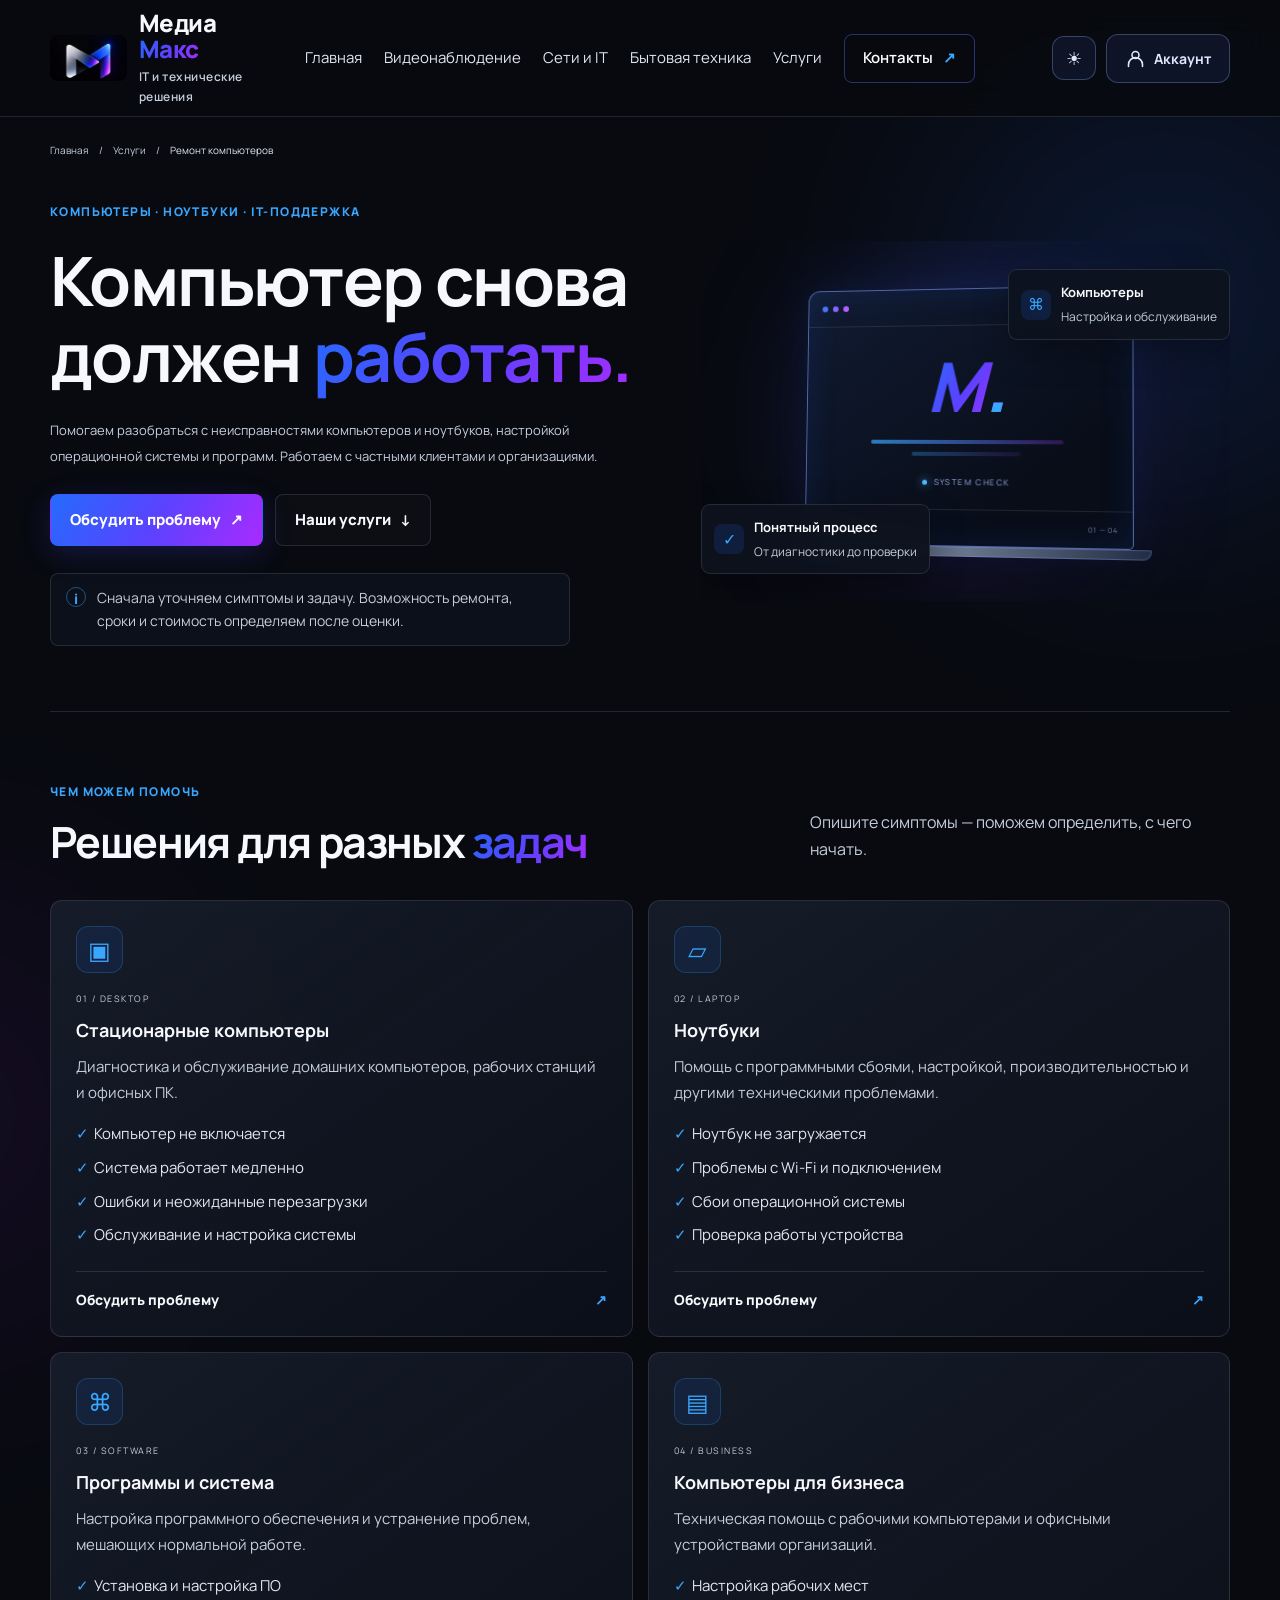
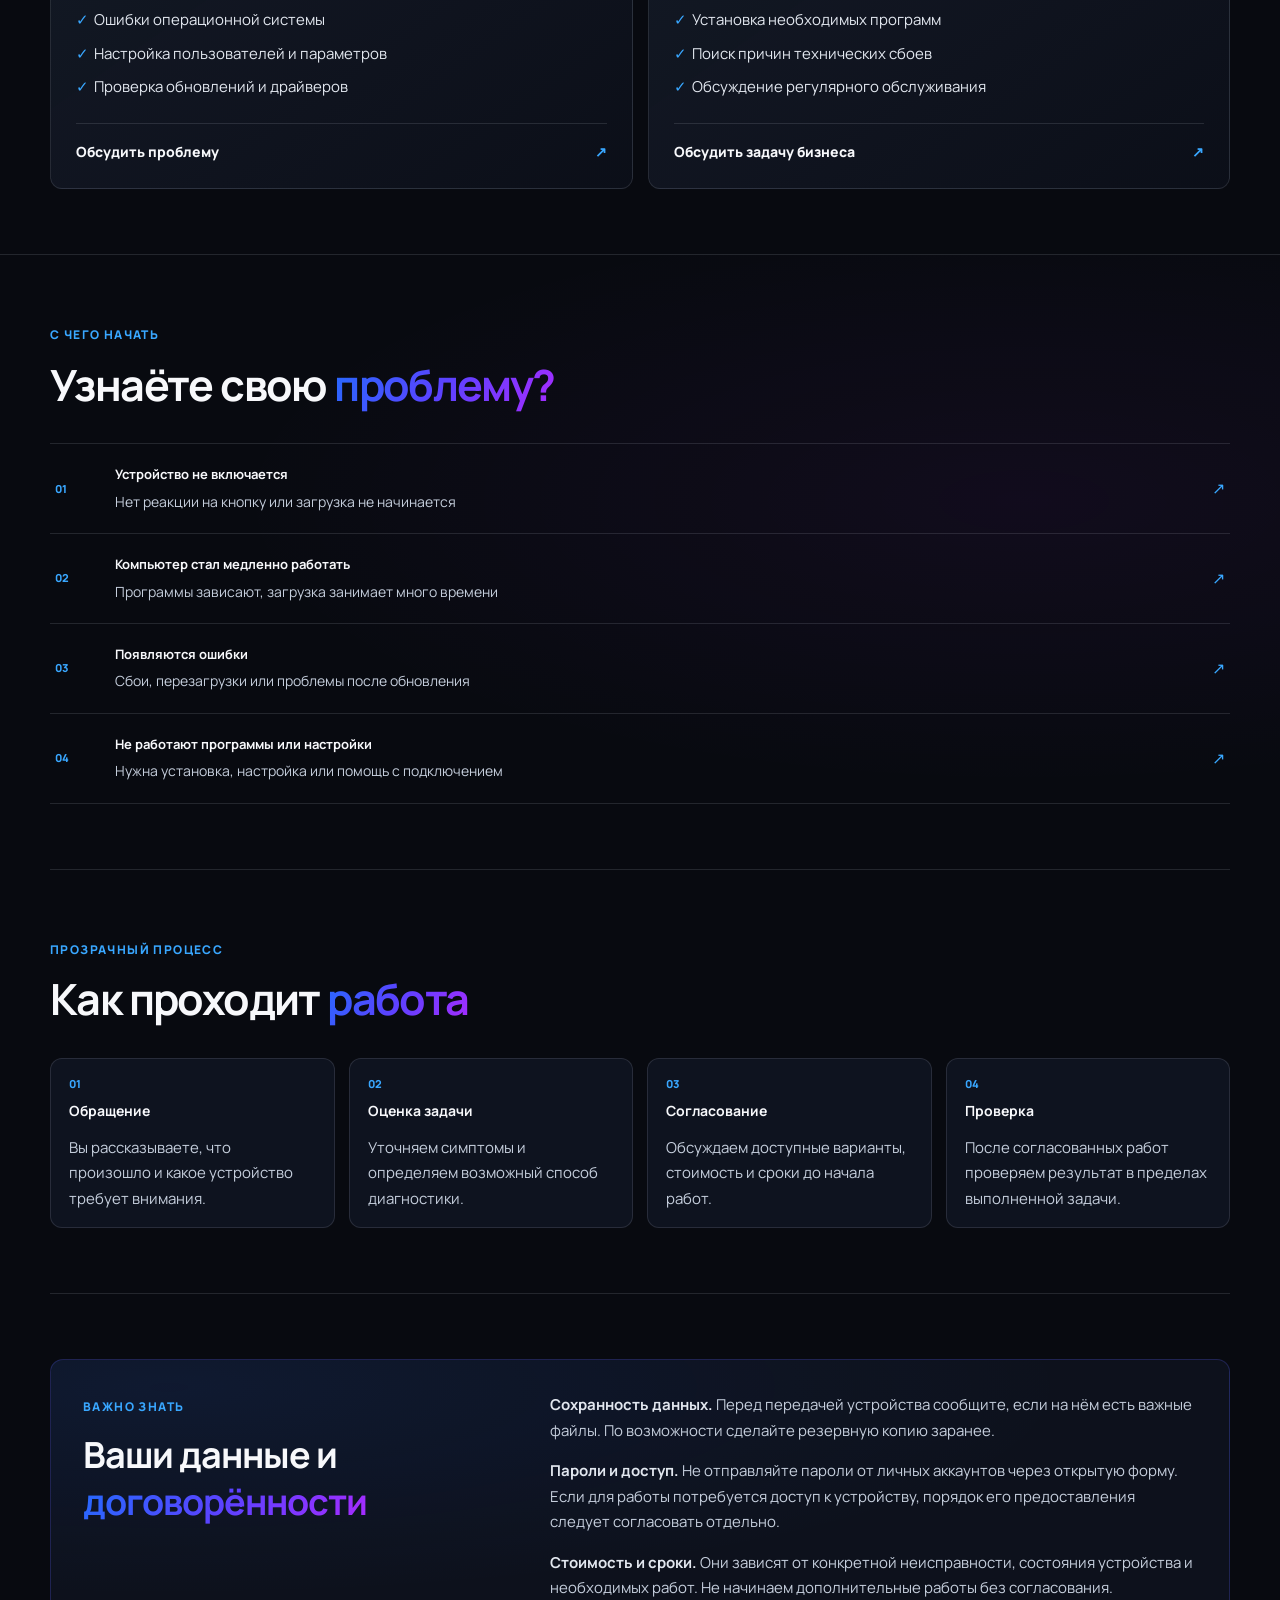
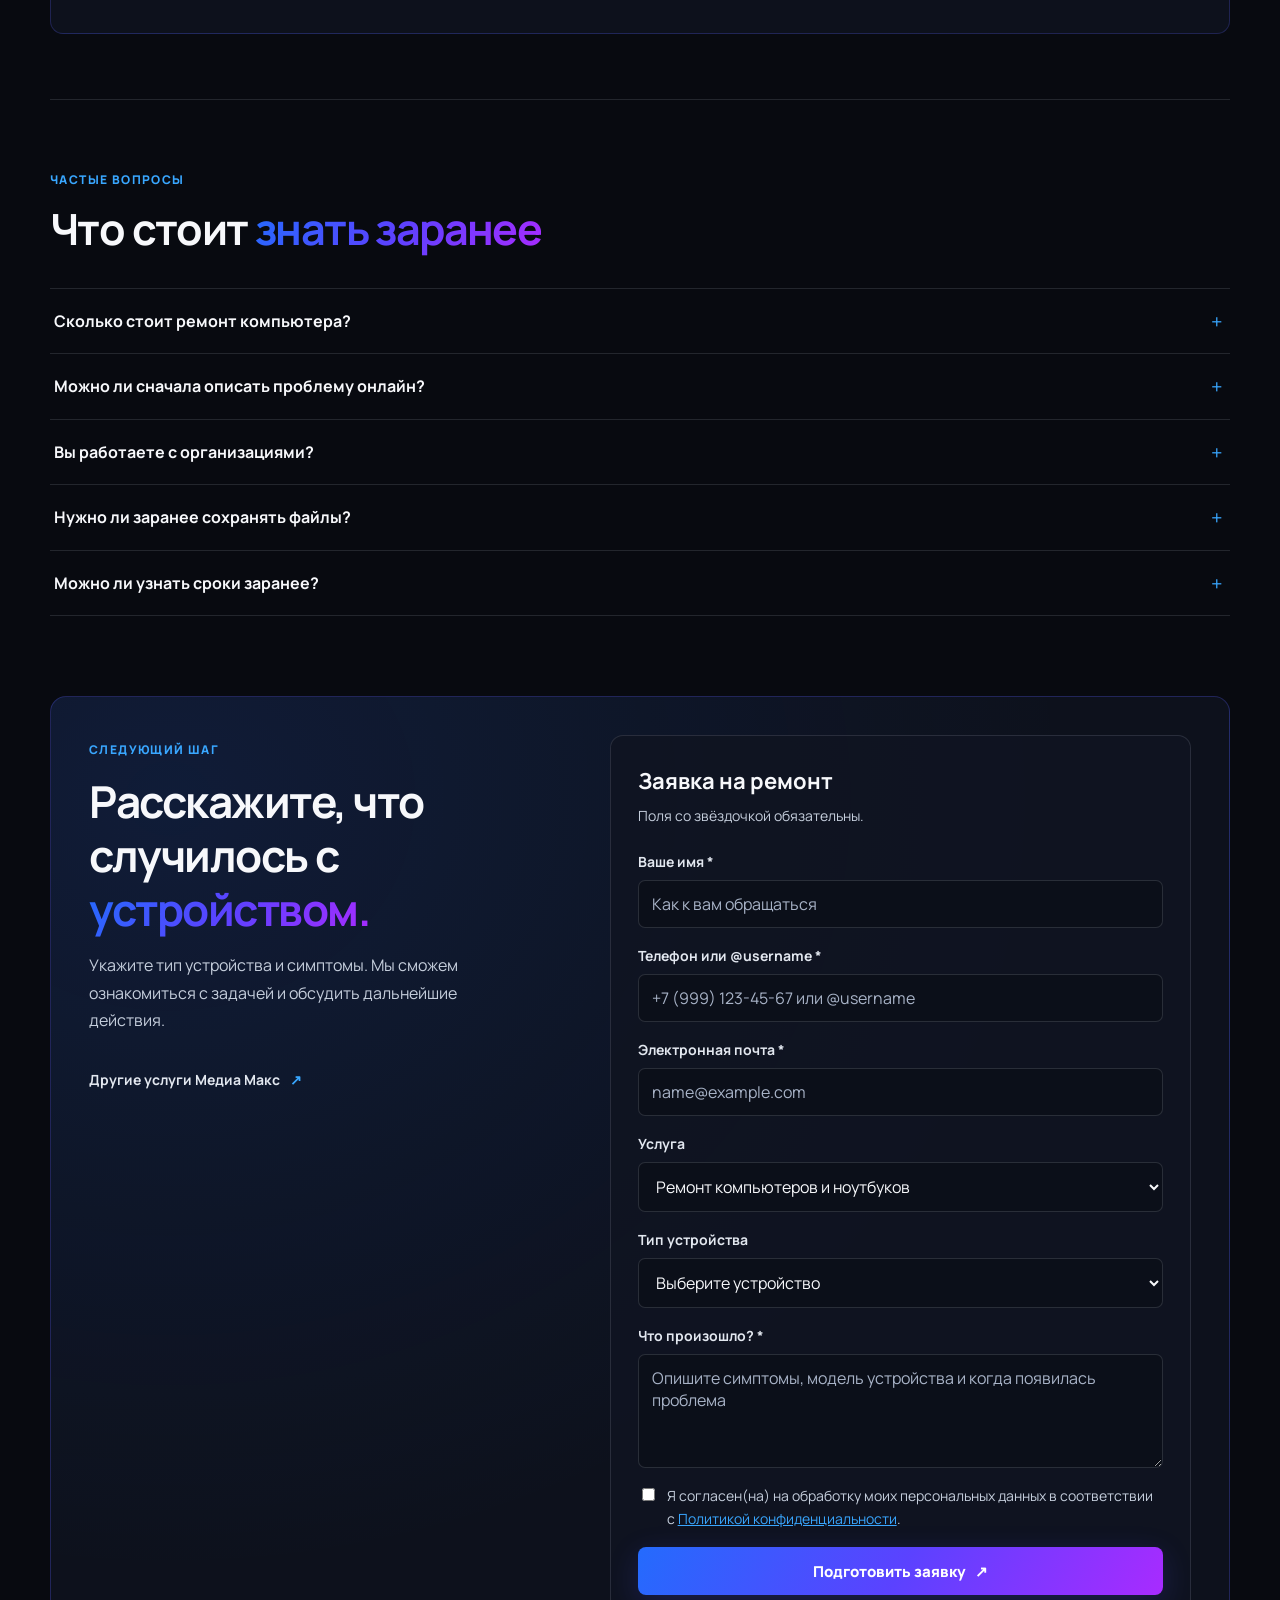
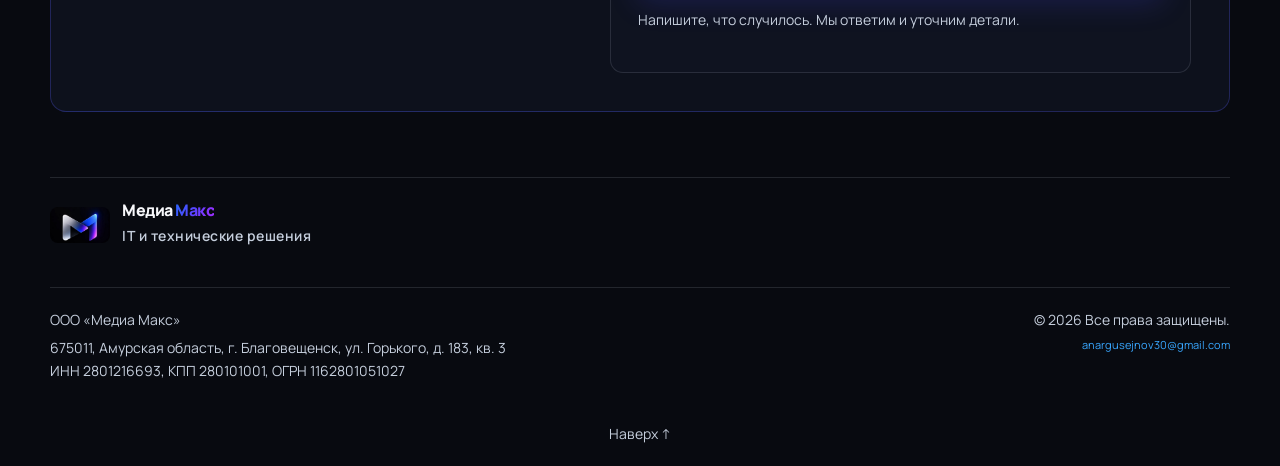
<file: computer-repair.html>
<!DOCTYPE html>
<html lang="ru">
<head>
  <meta charset="UTF-8">
  <meta name="viewport" content="width=device-width, initial-scale=1">
  <meta name="theme-color" content="#080A10">
  <meta name="description" content="Ремонт компьютеров и ноутбуков для частных клиентов и организаций. Диагностика, настройка системы и устранение технических неисправностей — Медиа Макс.">
  
  <!-- ИКОНКА САЙТА -->
  <link rel="icon" href="favicon.ico" type="image/x-icon">

  <title>Ремонт компьютеров и ноутбуков — Медиа Макс</title>

  <link rel="preconnect" href="https://fonts.googleapis.com">
  <link rel="preconnect" href="https://fonts.gstatic.com" crossorigin>
  <link href="https://fonts.googleapis.com/css2?family=Manrope:wght@400;500;600;700;800&display=swap" rel="stylesheet">
  <link rel="stylesheet" href="style.css">
  <script>try{if(localStorage.getItem("mediaMax_theme")==="light")document.documentElement.setAttribute("data-theme","light")}catch(e){}</script>
  <script src="script.js" defer></script>
</head>
<body id="home">
  <div class="ambient ambient-blue"></div>
  <div class="ambient ambient-violet"></div>

  <header class="header">
    <a class="brand" href="index.html" aria-label="Медиа Макс — главная">
      <img src="./image/logo.jpg" alt="Медиа Макс" class="brand-logo">
      <div class="brand-text">
        <span class="brand-name">Медиа <span>Макс</span></span>
        <span class="brand-tagline">IT и технические решения</span>
      </div>
    </a>

    <button class="menu-toggle" type="button" aria-label="Открыть меню" aria-expanded="false">
      <span></span><span></span><span></span>
    </button>

    <nav class="navigation" aria-label="Основная навигация">
      <a href="index.html">Главная</a>
      <a href="video-surveillance.html">Видеонаблюдение</a>
      <a href="it-services.html">Сети и IT</a>
      <a href="appliance-repair.html">Бытовая техника</a>
      <a href="#repair-services">Услуги</a>
      <a href="#contacts" class="nav-contact">Контакты <span>↗</span></a>
    </nav>

    <div class="header-right"></div>
  </header>

  <main>
    <!-- ВЕРХНИЙ ЭКРАН -->
    <section class="section-wrap repair-hero">
      <div class="repair-breadcrumb">
        <a href="index.html">Главная</a>
        <span>/</span>
        <a href="index.html#services">Услуги</a>
        <span>/</span>
        <span>Ремонт компьютеров</span>
      </div>

      <div class="repair-hero-grid">
        <div class="repair-hero-copy">
          <span class="section-kicker">КОМПЬЮТЕРЫ · НОУТБУКИ · IT-ПОДДЕРЖКА</span>
          <h1>Компьютер снова должен <span class="gradient-text">работать.</span></h1>
          <p>
            Помогаем разобраться с неисправностями компьютеров и ноутбуков,
            настройкой операционной системы и программ. Работаем с частными
            клиентами и организациями.
          </p>

          <div class="hero-buttons">
            <a href="#contacts" class="button button-primary">Обсудить проблему <span>↗</span></a>
            <a href="#repair-services" class="button button-ghost">Наши услуги <span>↓</span></a>
          </div>

          <div class="repair-note">
            <span class="repair-note-icon">i</span>
            <span>Сначала уточняем симптомы и задачу. Возможность ремонта, сроки и стоимость определяем после оценки.</span>
          </div>
        </div>

        <div class="repair-visual">
          <div class="repair-visual-glow"></div>
          <div class="device-frame">
            <div class="device-screen">
              <div class="screen-top"><span></span><span></span><span></span><small>MEDIA MAX / TECH</small></div>
              <div class="screen-content">
                <div class="screen-mark">M<span>.</span></div>
                <div class="screen-line line-wide"></div>
                <div class="screen-line line-short"></div>
                <div class="screen-status"><span></span> SYSTEM CHECK</div>
              </div>
              <div class="screen-bottom"><span>DIAGNOSTICS</span><span>01 — 04</span></div>
            </div>
            <div class="device-base"></div>
          </div>
          <div class="visual-tag visual-tag-top"><span>⌘</span><div><b>Компьютеры</b><small>Настройка и обслуживание</small></div></div>
          <div class="visual-tag visual-tag-bottom"><span>✓</span><div><b>Понятный процесс</b><small>От диагностики до проверки</small></div></div>
        </div>
      </div>
    </section>

    <!-- ТИПЫ УСТРОЙСТВ -->
    <section class="section-wrap repair-section" id="repair-services">
      <div class="section-heading">
        <div>
          <span class="section-kicker">ЧЕМ МОЖЕМ ПОМОЧЬ</span>
          <h2>Решения для разных <span class="gradient-text">задач</span></h2>
        </div>
        <p>Опишите симптомы — поможем определить, с чего начать.</p>
      </div>

      <div class="repair-service-grid">
        <article class="repair-service-card">
          <div class="repair-service-icon">▣</div>
          <span class="repair-card-number">01 / DESKTOP</span>
          <h3>Стационарные компьютеры</h3>
          <p>Диагностика и обслуживание домашних компьютеров, рабочих станций и офисных ПК.</p>
          <ul>
            <li>Компьютер не включается</li>
            <li>Система работает медленно</li>
            <li>Ошибки и неожиданные перезагрузки</li>
            <li>Обслуживание и настройка системы</li>
          </ul>
          <a href="#contacts" class="text-link" data-service="Ремонт компьютеров">Обсудить проблему <span>↗</span></a>
        </article>

        <article class="repair-service-card">
          <div class="repair-service-icon">▱</div>
          <span class="repair-card-number">02 / LAPTOP</span>
          <h3>Ноутбуки</h3>
          <p>Помощь с программными сбоями, настройкой, производительностью и другими техническими проблемами.</p>
          <ul>
            <li>Ноутбук не загружается</li>
            <li>Проблемы с Wi-Fi и подключением</li>
            <li>Сбои операционной системы</li>
            <li>Проверка работы устройства</li>
          </ul>
          <a href="#contacts" class="text-link" data-service="Ремонт компьютеров">Обсудить проблему <span>↗</span></a>
        </article>

        <article class="repair-service-card">
          <div class="repair-service-icon">⌘</div>
          <span class="repair-card-number">03 / SOFTWARE</span>
          <h3>Программы и система</h3>
          <p>Настройка программного обеспечения и устранение проблем, мешающих нормальной работе.</p>
          <ul>
            <li>Установка и настройка ПО</li>
            <li>Ошибки операционной системы</li>
            <li>Настройка пользователей и параметров</li>
            <li>Проверка обновлений и драйверов</li>
          </ul>
          <a href="#contacts" class="text-link" data-service="Ремонт компьютеров">Обсудить проблему <span>↗</span></a>
        </article>

        <article class="repair-service-card">
          <div class="repair-service-icon">▤</div>
          <span class="repair-card-number">04 / BUSINESS</span>
          <h3>Компьютеры для бизнеса</h3>
          <p>Техническая помощь с рабочими компьютерами и офисными устройствами организаций.</p>
          <ul>
            <li>Настройка рабочих мест</li>
            <li>Установка необходимых программ</li>
            <li>Поиск причин технических сбоев</li>
            <li>Обсуждение регулярного обслуживания</li>
          </ul>
          <a href="#contacts" class="text-link" data-service="Ремонт компьютеров">Обсудить задачу бизнеса <span>↗</span></a>
        </article>
      </div>
    </section>

    <!-- СИМПТОМЫ -->
    <section class="repair-section repair-problems">
      <div class="section-wrap">
        <div class="section-heading">
          <div>
            <span class="section-kicker">С ЧЕГО НАЧАТЬ</span>
            <h2>Узнаёте свою <span class="gradient-text">проблему?</span></h2>
          </div>
        </div>

        <div class="problem-list">
          <a href="#contacts" class="problem-item" data-problem="Компьютер или ноутбук не включается">
            <span class="problem-index">01</span><span class="problem-text"><b>Устройство не включается</b><small>Нет реакции на кнопку или загрузка не начинается</small></span><span class="problem-arrow">↗</span>
          </a>
          <a href="#contacts" class="problem-item" data-problem="Компьютер работает медленно">
            <span class="problem-index">02</span><span class="problem-text"><b>Компьютер стал медленно работать</b><small>Программы зависают, загрузка занимает много времени</small></span><span class="problem-arrow">↗</span>
          </a>
          <a href="#contacts" class="problem-item" data-problem="Ошибки операционной системы">
            <span class="problem-index">03</span><span class="problem-text"><b>Появляются ошибки</b><small>Сбои, перезагрузки или проблемы после обновления</small></span><span class="problem-arrow">↗</span>
          </a>
          <a href="#contacts" class="problem-item" data-problem="Проблемы с программами или настройками">
            <span class="problem-index">04</span><span class="problem-text"><b>Не работают программы или настройки</b><small>Нужна установка, настройка или помощь с подключением</small></span><span class="problem-arrow">↗</span>
          </a>
        </div>
      </div>
    </section>

    <!-- ЭТАПЫ РЕМОНТА -->
    <section class="section-wrap repair-section" id="repair-process">
      <div class="section-heading">
        <div>
          <span class="section-kicker">ПРОЗРАЧНЫЙ ПРОЦЕСС</span>
          <h2>Как проходит <span class="gradient-text">работа</span></h2>
        </div>
      </div>

      <div class="repair-steps">
        <article class="repair-step"><span>01</span><h3>Обращение</h3><p>Вы рассказываете, что произошло и какое устройство требует внимания.</p></article>
        <article class="repair-step"><span>02</span><h3>Оценка задачи</h3><p>Уточняем симптомы и определяем возможный способ диагностики.</p></article>
        <article class="repair-step"><span>03</span><h3>Согласование</h3><p>Обсуждаем доступные варианты, стоимость и сроки до начала работ.</p></article>
        <article class="repair-step"><span>04</span><h3>Проверка</h3><p>После согласованных работ проверяем результат в пределах выполненной задачи.</p></article>
      </div>
    </section>

    <!-- ВАЖНЫЕ МОМЕНТЫ -->
    <section class="section-wrap repair-section">
      <div class="repair-info-panel">
        <div>
          <span class="section-kicker">ВАЖНО ЗНАТЬ</span>
          <h2>Ваши данные и <span class="gradient-text">договорённости</span></h2>
        </div>
        <div class="repair-info-copy">
          <p><b>Сохранность данных.</b> Перед передачей устройства сообщите, если на нём есть важные файлы. По возможности сделайте резервную копию заранее.</p>
          <p><b>Пароли и доступ.</b> Не отправляйте пароли от личных аккаунтов через открытую форму. Если для работы потребуется доступ к устройству, порядок его предоставления следует согласовать отдельно.</p>
          <p><b>Стоимость и сроки.</b> Они зависят от конкретной неисправности, состояния устройства и необходимых работ. Не начинаем дополнительные работы без согласования.</p>
        </div>
      </div>
    </section>

    <!-- ВОПРОСЫ -->
    <section class="section-wrap repair-section" id="repair-faq">
      <div class="section-heading">
        <div>
          <span class="section-kicker">ЧАСТЫЕ ВОПРОСЫ</span>
          <h2>Что стоит <span class="gradient-text">знать заранее</span></h2>
        </div>
      </div>

      <div class="faq-list">
        <details class="faq-item">
          <summary>Сколько стоит ремонт компьютера?</summary>
          <p>Стоимость зависит от проблемы и объёма работ. Опишите неисправность в заявке — после уточнения деталей можно обсудить оценку стоимости.</p>
        </details>
        <details class="faq-item">
          <summary>Можно ли сначала описать проблему онлайн?</summary>
          <p>Да. Напишите модель и что происходит. По описанию подскажем, с чего начать.</p>
        </details>
        <details class="faq-item">
          <summary>Вы работаете с организациями?</summary>
          <p>Да, работаем и с частными клиентами, и с организациями. Опишите, сколько устройств и какая задача.</p>
        </details>
        <details class="faq-item">
          <summary>Нужно ли заранее сохранять файлы?</summary>
          <p>Если устройство ещё доступно, рекомендуем сохранить важные данные до обслуживания. При неисправности накопителя дальнейшие действия нужно согласовать до попыток восстановления.</p>
        </details>
        <details class="faq-item">
          <summary>Можно ли узнать сроки заранее?</summary>
          <p>Предварительные сроки зависят от симптомов, необходимости диагностики, наличия комплектующих и объёма согласованных работ.</p>
        </details>
      </div>
    </section>

    <!-- ФОРМА ЗАЯВКИ -->
    <section class="section-wrap repair-contact" id="contacts">
      <div class="repair-contact-copy">
        <span class="section-kicker">СЛЕДУЮЩИЙ ШАГ</span>
        <h2>Расскажите, что случилось с <span class="gradient-text">устройством.</span></h2>
        <p>Укажите тип устройства и симптомы. Мы сможем ознакомиться с задачей и обсудить дальнейшие действия.</p>
        <a href="index.html#contacts" class="back-to-main">Другие услуги Медиа Макс <span>↗</span></a>
      </div>

      <form class="lead-form" id="lead-form">
        <h3>Заявка на ремонт</h3>
        <p class="form-subtitle">Поля со звёздочкой обязательны.</p>

        <label for="client-name">Ваше имя *</label>
        <input id="client-name" name="name" type="text" placeholder="Как к вам обращаться" autocomplete="name" required>

        <label for="client-phone">Телефон или @username *</label>
        <input id="client-phone" name="phone" type="text" placeholder="+7 (999) 123-45-67 или @username" autocomplete="tel" required>

        <label for="client-email">Электронная почта *</label>
        <input id="client-email" name="email" type="email" inputmode="email" autocomplete="email" placeholder="name@example.com" maxlength="254" required>

        <label for="client-service">Услуга</label>
        <select id="client-service" name="service" required>
          <option value="Ремонт компьютеров" selected>Ремонт компьютеров и ноутбуков</option>
          <option>Видеонаблюдение</option>
          <option>Сети и IT</option>
          <option>Ремонт бытовой техники</option>
          <option>Другая задача</option>
        </select>

        <label for="device-type">Тип устройства</label>
        <select id="device-type" name="device">
          <option value="">Выберите устройство</option>
          <option>Стационарный компьютер</option>
          <option>Ноутбук</option>
          <option>Несколько устройств / офис</option>
          <option>Другое устройство</option>
        </select>

        <label for="client-message">Что произошло? *</label>
        <textarea id="client-message" name="message" rows="4" placeholder="Опишите симптомы, модель устройства и когда появилась проблема" required></textarea>

        <label class="privacy-check">
          <input type="checkbox" name="consent" required>
          <span>Я согласен(на) на обработку моих персональных данных в соответствии с <a href="privacy.html" target="_blank" style="color: var(--blue-light); text-decoration: underline;">Политикой конфиденциальности</a>.</span>
        </label>

        <button class="button button-primary form-submit" type="submit">Подготовить заявку <span>↗</span></button>
        <p class="form-note">Напишите, что случилось. Мы ответим и уточним детали.</p>
        <p class="form-status" id="form-status" role="status" aria-live="polite"></p>
      </form>
    </section>
  </main>

  <footer class="footer" style="flex-wrap: wrap; padding-bottom: 20px;">
    <a class="brand footer-brand" href="index.html" aria-label="Медиа Макс — наверх">
      <img src="./image/logo.jpg" alt="Медиа Макс" class="brand-logo">
      <div class="brand-text">
        <span class="brand-name">Медиа <span>Макс</span></span>
        <span class="brand-tagline">IT и технические решения</span>
      </div>
    </a>
    
    <div style="width: 100%; margin-top: 20px; padding-top: 20px; border-top: 1px solid var(--border); color: var(--muted); font-size: 11px; display: flex; flex-wrap: wrap; gap: 20px; justify-content: space-between;">
      <div>
        <p style="margin: 0 0 5px;">ООО «Медиа Макс»</p>
        <p style="margin: 0;">675011, Амурская область, г. Благовещенск, ул. Горького, д. 183, кв. 3</p>
        <p style="margin: 0;">ИНН 2801216693, КПП 280101001, ОГРН 1162801051027</p>
      </div>
      <div style="text-align: right;">
        <p style="margin: 0 0 5px;">© <span id="current-year"></span> Все права защищены.</p>
        <a href="mailto:anargusejnov30@gmail.com" style="color: var(--blue-light); text-decoration: none;">anargusejnov30@gmail.com</a>
      </div>
    </div>
    
    <a href="#home" class="back-top" style="margin-top: 20px; width: 100%; text-align: center;">Наверх ↑</a>
  </footer>
</body>
</html>
</file>
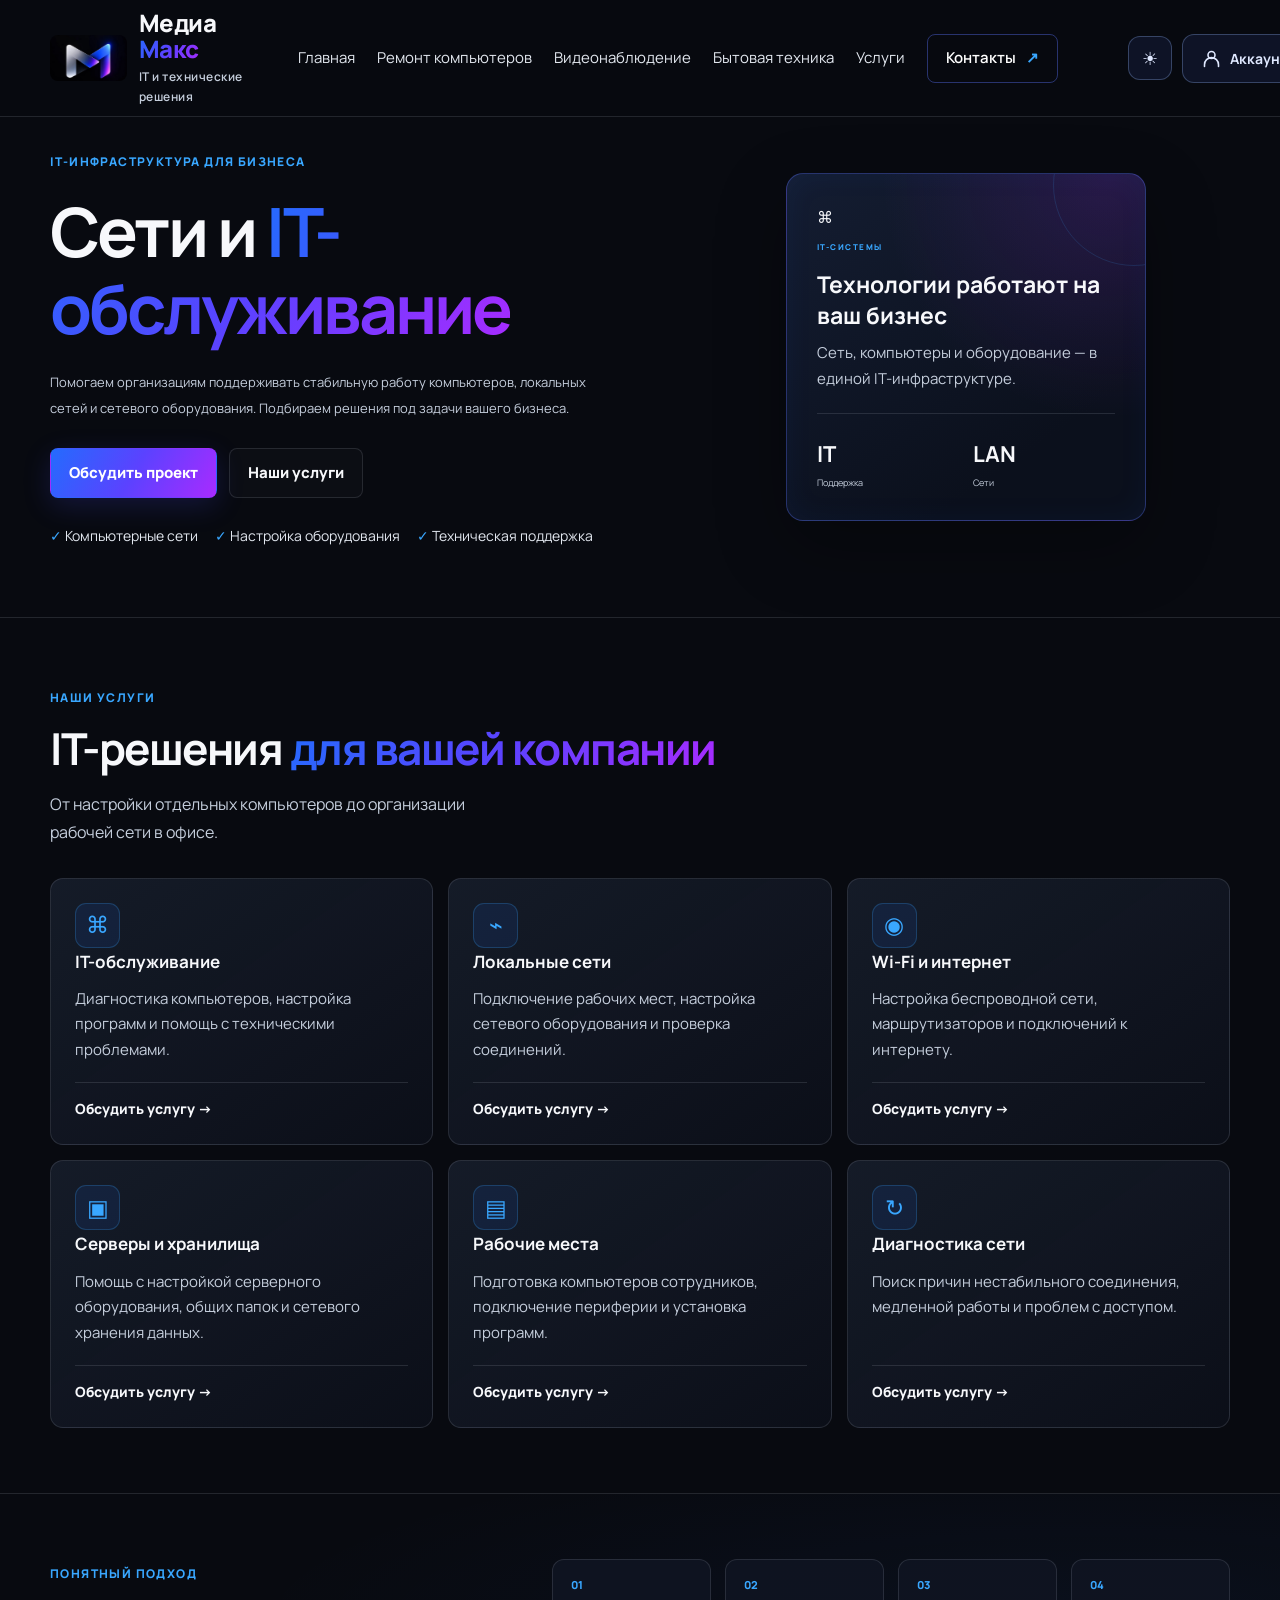
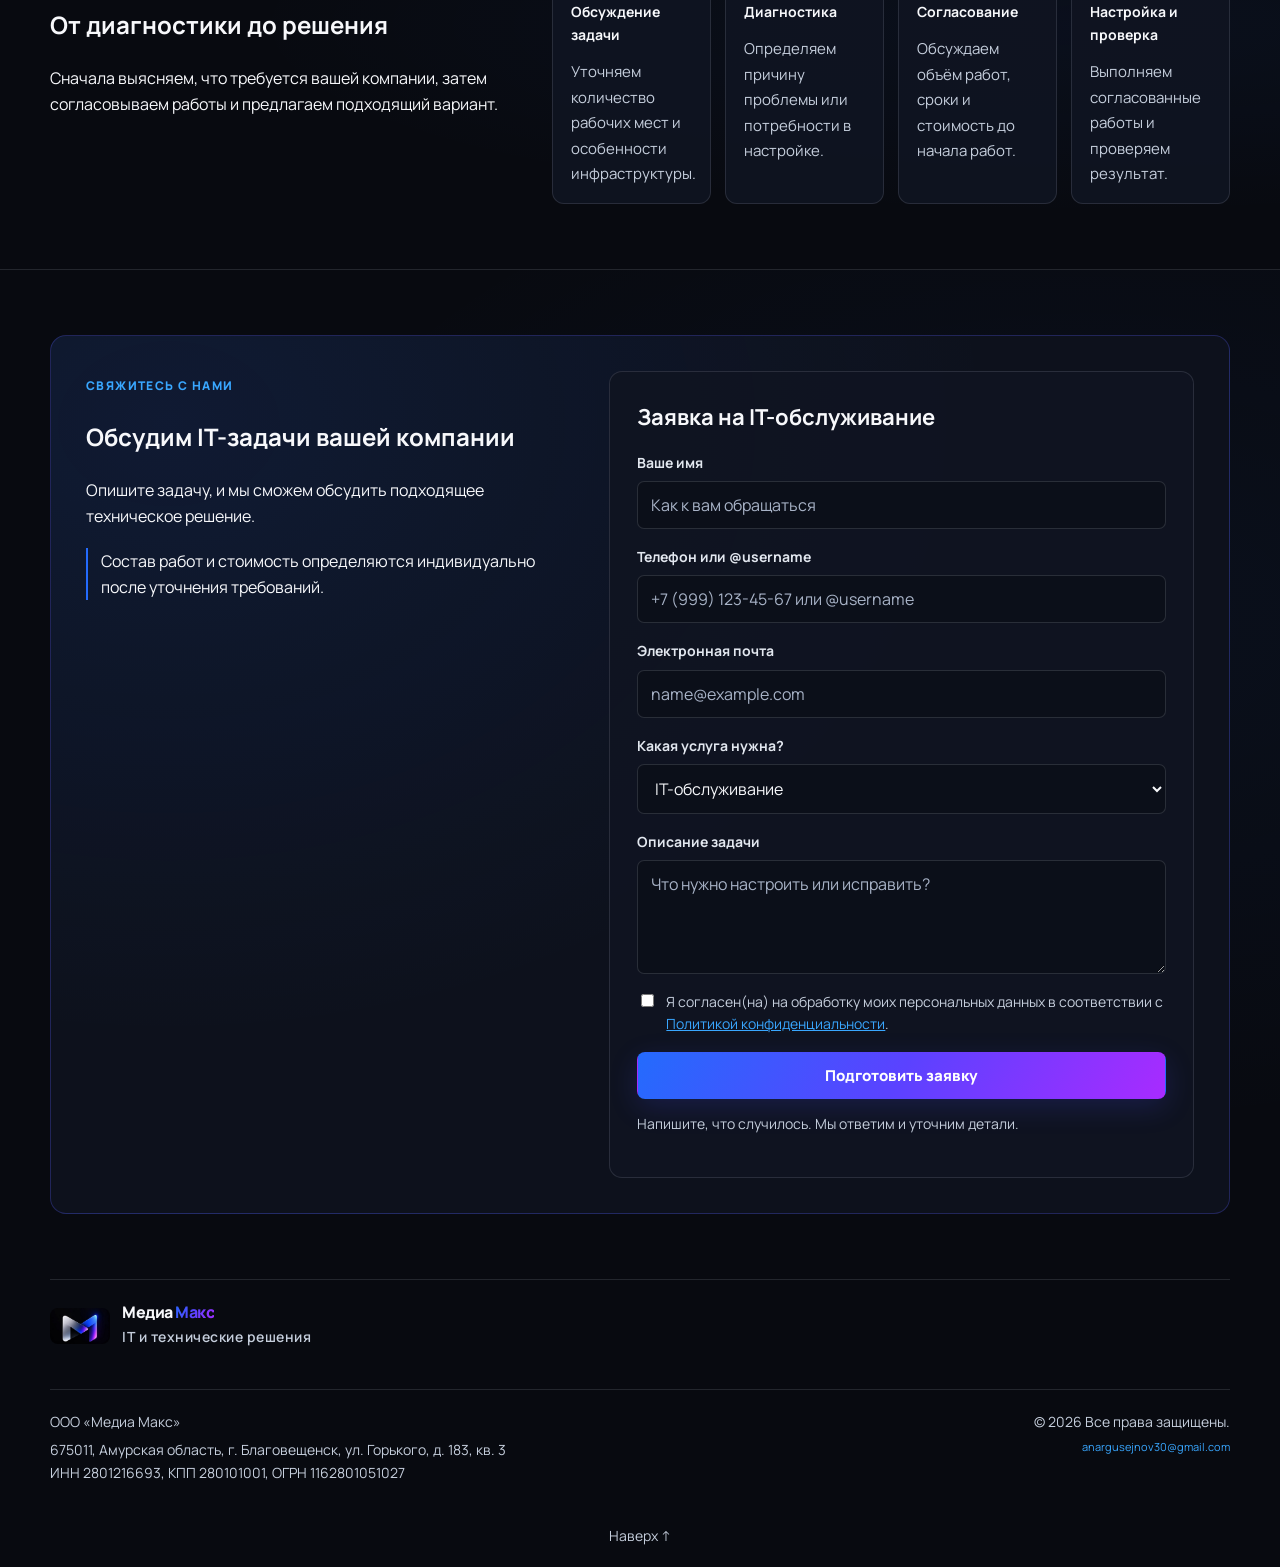
<file: it-services.html>
<!DOCTYPE html>
<html lang="ru">
<head>
  <meta charset="UTF-8">
  <meta name="viewport" content="width=device-width, initial-scale=1.0">
  <meta name="description" content="IT-обслуживание организаций, настройка Wi-Fi, компьютерных сетей и оборудования от ООО Медиа Макс.">
  
  <!-- ИКОНКА САЙТА -->
  <link rel="icon" href="favicon.ico" type="image/x-icon">

  <title>Сети и IT-обслуживание — Медиа Макс</title>
  
  <link rel="preconnect" href="https://fonts.googleapis.com">
  <link rel="preconnect" href="https://fonts.gstatic.com" crossorigin>
  <link href="https://fonts.googleapis.com/css2?family=Manrope:wght@400;500;600;700;800&display=swap" rel="stylesheet">
  
  <link rel="stylesheet" href="style.css">
  <script>try{if(localStorage.getItem("mediaMax_theme")==="light")document.documentElement.setAttribute("data-theme","light")}catch(e){}</script>
  <script src="script.js" defer></script>
</head>
<body id="home">

<header class="header">
  <a class="brand" href="index.html" aria-label="Медиа Макс — главная">
    <img src="./image/logo.jpg" alt="Медиа Макс" class="brand-logo">
    <div class="brand-text">
      <span class="brand-name">Медиа <span>Макс</span></span>
      <span class="brand-tagline">IT и технические решения</span>
    </div>
  </a>

  <button class="menu-toggle" type="button" aria-label="Открыть меню" aria-expanded="false">
    <span></span><span></span><span></span>
  </button>

  <nav class="navigation" aria-label="Основная навигация">
    <a href="index.html">Главная</a>
    <a href="computer-repair.html">Ремонт компьютеров</a>
    <a href="video-surveillance.html">Видеонаблюдение</a>
    <a href="appliance-repair.html">Бытовая техника</a>
    <a href="#services">Услуги</a>
    <a href="#request" class="nav-contact">Контакты <span>↗</span></a>
  </nav>

  <div class="header-right"></div>
</header>

<main>
  <section class="repair-hero">
    <div class="container repair-hero-grid">
      <div class="repair-hero-content">
        <span class="repair-eyebrow">IT-ИНФРАСТРУКТУРА ДЛЯ БИЗНЕСА</span>
        <h1>Сети и <span>IT-обслуживание</span></h1>
        <p class="repair-hero-text">
          Помогаем организациям поддерживать стабильную работу
          компьютеров, локальных сетей и сетевого оборудования.
          Подбираем решения под задачи вашего бизнеса.
        </p>
        <div class="repair-hero-actions">
          <a href="#request" class="btn btn-primary">Обсудить проект</a>
          <a href="#services" class="btn btn-secondary">Наши услуги</a>
        </div>
        <div class="repair-trust">
          <span>✓ Компьютерные сети</span>
          <span>✓ Настройка оборудования</span>
          <span>✓ Техническая поддержка</span>
        </div>
      </div>

      <div class="repair-hero-visual">
        <div class="repair-visual-card">
          <div class="repair-visual-icon">⌘</div>
          <span class="repair-visual-label">IT-СИСТЕМЫ</span>
          <h3>Технологии работают на ваш бизнес</h3>
          <p>Сеть, компьютеры и оборудование — в единой IT-инфраструктуре.</p>
          <div class="repair-visual-line"></div>
          <div class="repair-visual-stats">
            <div><strong>IT</strong><span>Поддержка</span></div>
            <div><strong>LAN</strong><span>Сети</span></div>
          </div>
        </div>
      </div>
    </div>
  </section>

  <section class="repair-section" id="services">
    <div class="container">
      <div class="repair-section-heading">
        <span class="repair-eyebrow">НАШИ УСЛУГИ</span>
        <h2>IT-решения <span>для вашей компании</span></h2>
        <p>От настройки отдельных компьютеров до организации рабочей сети в офисе.</p>
      </div>

      <div class="repair-cards">
        <article class="repair-card">
          <div class="repair-card-icon">⌘</div>
          <h3>IT-обслуживание</h3>
          <p>Диагностика компьютеров, настройка программ и помощь с техническими проблемами.</p>
          <a href="#request" data-service="IT-обслуживание">Обсудить услугу →</a>
        </article>

        <article class="repair-card">
          <div class="repair-card-icon">⌁</div>
          <h3>Локальные сети</h3>
          <p>Подключение рабочих мест, настройка сетевого оборудования и проверка соединений.</p>
          <a href="#request" data-service="Настройка локальной сети">Обсудить услугу →</a>
        </article>

        <article class="repair-card">
          <div class="repair-card-icon">◉</div>
          <h3>Wi-Fi и интернет</h3>
          <p>Настройка беспроводной сети, маршрутизаторов и подключений к интернету.</p>
          <a href="#request" data-service="Настройка Wi-Fi">Обсудить услугу →</a>
        </article>

        <article class="repair-card">
          <div class="repair-card-icon">▣</div>
          <h3>Серверы и хранилища</h3>
          <p>Помощь с настройкой серверного оборудования, общих папок и сетевого хранения данных.</p>
          <a href="#request" data-service="Настройка серверов и хранения данных">Обсудить услугу →</a>
        </article>

        <article class="repair-card">
          <div class="repair-card-icon">▤</div>
          <h3>Рабочие места</h3>
          <p>Подготовка компьютеров сотрудников, подключение периферии и установка программ.</p>
          <a href="#request" data-service="Настройка рабочих мест">Обсудить услугу →</a>
        </article>

        <article class="repair-card">
          <div class="repair-card-icon">↻</div>
          <h3>Диагностика сети</h3>
          <p>Поиск причин нестабильного соединения, медленной работы и проблем с доступом.</p>
          <a href="#request" data-service="Диагностика сети">Обсудить услугу →</a>
        </article>
      </div>
    </div>
  </section>

  <section class="repair-section repair-section-alt">
    <div class="container repair-info-grid">
      <div>
        <span class="repair-eyebrow">ПОНЯТНЫЙ ПОДХОД</span>
        <h2>От диагностики <span>до решения</span></h2>
        <p>Сначала выясняем, что требуется вашей компании, затем согласовываем работы и предлагаем подходящий вариант.</p>
      </div>

      <div class="repair-steps">
        <div class="repair-step">
          <span>01</span>
          <div>
            <h3>Обсуждение задачи</h3>
            <p>Уточняем количество рабочих мест и особенности инфраструктуры.</p>
          </div>
        </div>
        <div class="repair-step">
          <span>02</span>
          <div>
            <h3>Диагностика</h3>
            <p>Определяем причину проблемы или потребности в настройке.</p>
          </div>
        </div>
        <div class="repair-step">
          <span>03</span>
          <div>
            <h3>Согласование</h3>
            <p>Обсуждаем объём работ, сроки и стоимость до начала работ.</p>
          </div>
        </div>
        <div class="repair-step">
          <span>04</span>
          <div>
            <h3>Настройка и проверка</h3>
            <p>Выполняем согласованные работы и проверяем результат.</p>
          </div>
        </div>
      </div>
    </div>
  </section>

  <section class="repair-section repair-section-alt" id="request">
    <div class="container repair-contact-grid">
      <div>
        <span class="repair-eyebrow">СВЯЖИТЕСЬ С НАМИ</span>
        <h2>Обсудим IT-задачи <span>вашей компании</span></h2>
        <p>Опишите задачу, и мы сможем обсудить подходящее техническое решение.</p>
        <p class="repair-contact-note">Состав работ и стоимость определяются индивидуально после уточнения требований.</p>
      </div>

      <form class="repair-form" id="lead-form">
        <h3>Заявка на IT-обслуживание</h3>

        <label for="lead-name">Ваше имя</label>
        <input id="lead-name" name="name" type="text" autocomplete="name" placeholder="Как к вам обращаться" required>

        <label for="lead-phone">Телефон или @username</label>
        <input id="lead-phone" name="phone" type="text" autocomplete="tel" placeholder="+7 (999) 123-45-67 или @username" required>

        <label for="lead-email">Электронная почта</label>
        <input id="lead-email" name="email" type="email" inputmode="email" autocomplete="email" placeholder="name@example.com" maxlength="254" required>

        <label for="lead-service">Какая услуга нужна?</label>
        <select id="lead-service" name="service" required>
          <option value="IT-обслуживание">IT-обслуживание</option>
          <option value="Настройка локальной сети">Настройка локальной сети</option>
          <option value="Настройка Wi-Fi">Настройка Wi-Fi</option>
          <option value="Настройка серверов и хранения данных">Серверы и хранение данных</option>
          <option value="Настройка рабочих мест">Настройка рабочих мест</option>
          <option value="Диагностика сети">Диагностика сети</option>
        </select>

        <label for="lead-message">Описание задачи</label>
        <textarea id="lead-message" name="message" rows="4" placeholder="Что нужно настроить или исправить?"></textarea>

        <label class="privacy-check">
          <input type="checkbox" name="privacy" required>
          <span>Я согласен(на) на обработку моих персональных данных в соответствии с <a href="privacy.html" target="_blank" style="color: var(--blue-light); text-decoration: underline;">Политикой конфиденциальности</a>.</span>
        </label>

        <button class="btn btn-primary form-submit" type="submit">Подготовить заявку</button>
        <p class="repair-form-note">Напишите, что случилось. Мы ответим и уточним детали.</p>
        <p class="form-status" id="form-status" role="status" aria-live="polite"></p>
      </form>
    </div>
  </section>
</main>

<footer class="footer" style="flex-wrap: wrap; padding-bottom: 20px;">
  <a class="brand footer-brand" href="index.html" aria-label="Медиа Макс — наверх">
    <img src="./image/logo.jpg" alt="Медиа Макс" class="brand-logo">
    <div class="brand-text">
      <span class="brand-name">Медиа <span>Макс</span></span>
      <span class="brand-tagline">IT и технические решения</span>
    </div>
  </a>
  
  <div style="width: 100%; margin-top: 20px; padding-top: 20px; border-top: 1px solid var(--border); color: var(--muted); font-size: 11px; display: flex; flex-wrap: wrap; gap: 20px; justify-content: space-between;">
    <div>
      <p style="margin: 0 0 5px;">ООО «Медиа Макс»</p>
      <p style="margin: 0;">675011, Амурская область, г. Благовещенск, ул. Горького, д. 183, кв. 3</p>
      <p style="margin: 0;">ИНН 2801216693, КПП 280101001, ОГРН 1162801051027</p>
    </div>
    <div style="text-align: right;">
      <p style="margin: 0 0 5px;">© <span id="current-year"></span> Все права защищены.</p>
      <a href="mailto:anargusejnov30@gmail.com" style="color: var(--blue-light); text-decoration: none;">anargusejnov30@gmail.com</a>
    </div>
  </div>
  
  <a href="#home" class="back-top" style="margin-top: 20px; width: 100%; text-align: center;">Наверх ↑</a>
</footer>
</body>
</html>
</file>
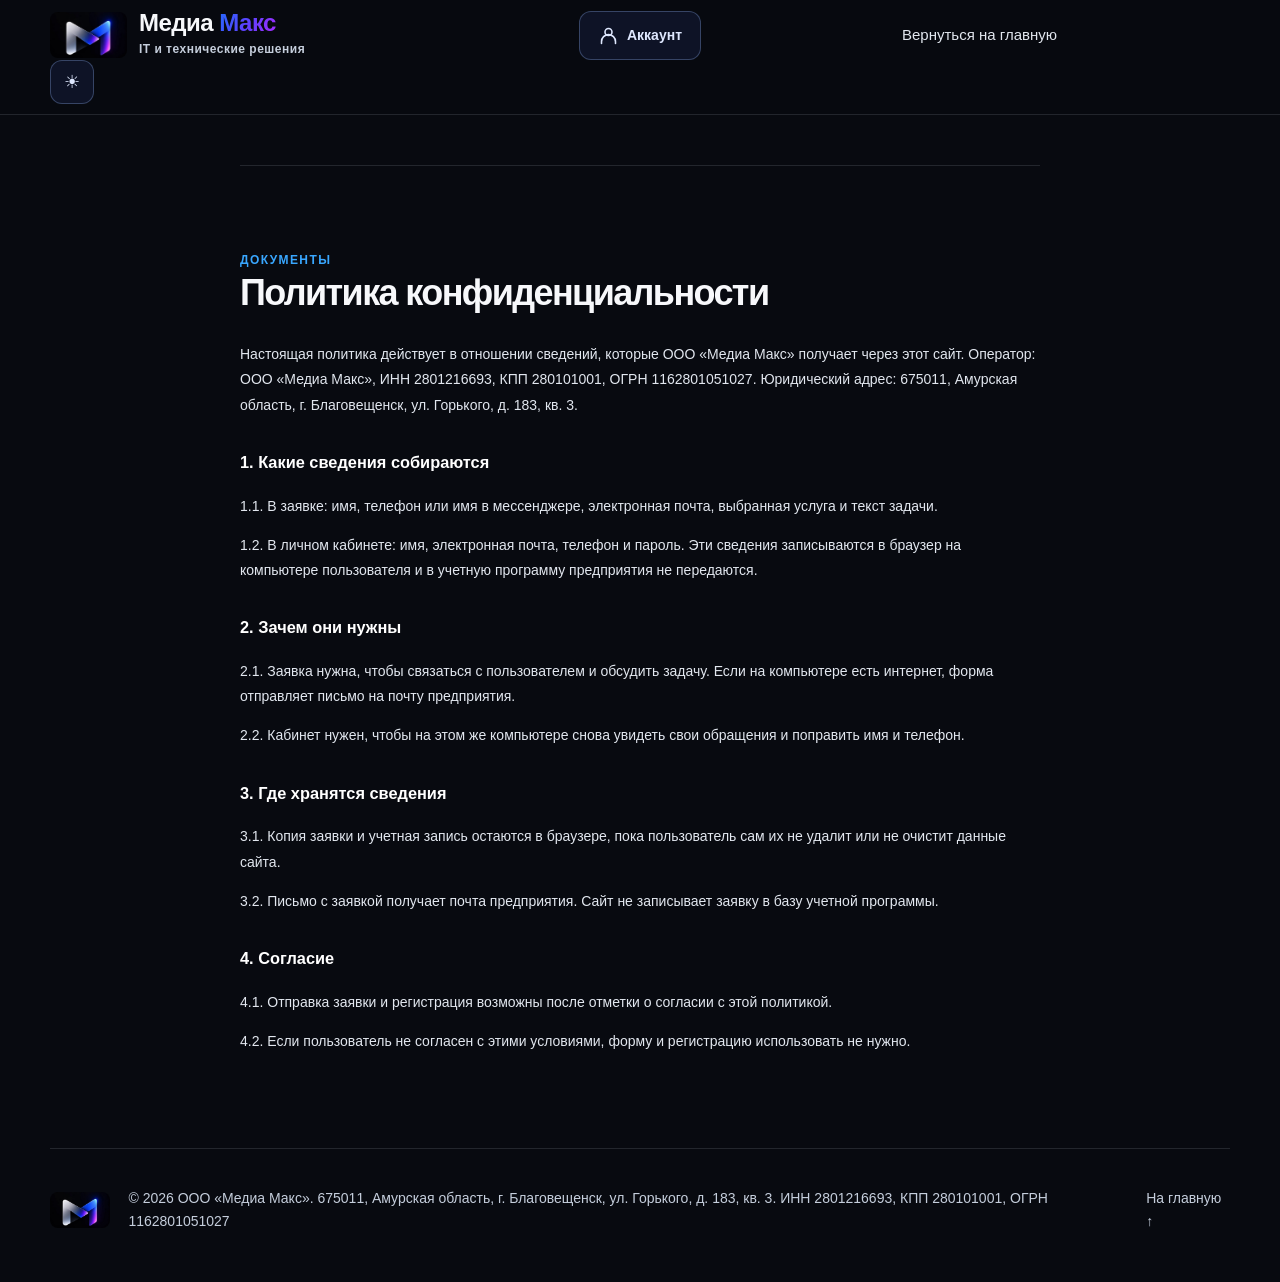
<file: privacy.html>
<!DOCTYPE html>
<html lang="ru">
<head>
  <meta charset="UTF-8">
  <meta name="viewport" content="width=device-width, initial-scale=1">
  
  <!-- ИКОНКА САЙТА -->
  <link rel="icon" href="favicon.ico" type="image/x-icon">

  <title>Политика конфиденциальности — Медиа Макс</title>
  <link rel="stylesheet" href="style.css">
  <script>try{if(localStorage.getItem("mediaMax_theme")==="light")document.documentElement.setAttribute("data-theme","light")}catch(e){}</script>
  <script src="script.js" defer></script>
</head>
<body>
  <header class="header">
    <a class="brand" href="index.html" aria-label="Медиа Макс — главная">
      <img src="./image/logo.jpg" alt="Медиа Макс" class="brand-logo">
      <div class="brand-text">
        <span class="brand-name">Медиа <span>Макс</span></span>
        <span class="brand-tagline">IT и технические решения</span>
      </div>
    </a>
    <nav class="navigation" style="justify-content: flex-end;">
      <a href="index.html">Вернуться на главную</a>
    </nav>
  </header>

  <main class="section-wrap section-block" style="max-width: 800px; margin-top: 50px; min-height: 60vh;">
    <span class="section-kicker">ДОКУМЕНТЫ</span>
    <h1 style="font-size: 36px; margin-bottom: 30px;">Политика конфиденциальности</h1>
    
    <div style="color: var(--silver); line-height: 1.8; font-size: 14px;">
      <p>Настоящая политика действует в отношении сведений, которые ООО «Медиа Макс» получает через этот сайт. Оператор: ООО «Медиа Макс», ИНН 2801216693, КПП 280101001, ОГРН 1162801051027. Юридический адрес: 675011, Амурская область, г. Благовещенск, ул. Горького, д. 183, кв. 3.</p>

      <h3 style="color: white; margin-top: 30px;">1. Какие сведения собираются</h3>
      <p>1.1. В заявке: имя, телефон или имя в мессенджере, электронная почта, выбранная услуга и текст задачи.</p>
      <p>1.2. В личном кабинете: имя, электронная почта, телефон и пароль. Эти сведения записываются в браузер на компьютере пользователя и в учетную программу предприятия не передаются.</p>

      <h3 style="color: white; margin-top: 30px;">2. Зачем они нужны</h3>
      <p>2.1. Заявка нужна, чтобы связаться с пользователем и обсудить задачу. Если на компьютере есть интернет, форма отправляет письмо на почту предприятия.</p>
      <p>2.2. Кабинет нужен, чтобы на этом же компьютере снова увидеть свои обращения и поправить имя и телефон.</p>

      <h3 style="color: white; margin-top: 30px;">3. Где хранятся сведения</h3>
      <p>3.1. Копия заявки и учетная запись остаются в браузере, пока пользователь сам их не удалит или не очистит данные сайта.</p>
      <p>3.2. Письмо с заявкой получает почта предприятия. Сайт не записывает заявку в базу учетной программы.</p>

      <h3 style="color: white; margin-top: 30px;">4. Согласие</h3>
      <p>4.1. Отправка заявки и регистрация возможны после отметки о согласии с этой политикой.</p>
      <p>4.2. Если пользователь не согласен с этими условиями, форму и регистрацию использовать не нужно.</p>
    </div>
  </main>

  <footer class="footer">
    <a class="brand footer-brand" href="index.html">
      <img src="./image/logo.jpg" alt="Медиа Макс" class="brand-logo">
    </a>
    <p>© <span id="current-year"></span> ООО «Медиа Макс». 675011, Амурская область, г. Благовещенск, ул. Горького, д. 183, кв. 3. ИНН 2801216693, КПП 280101001, ОГРН 1162801051027</p>
    <a href="index.html" class="back-top">На главную ↑</a>
  </footer>
  <script>document.getElementById('current-year').textContent = new Date().getFullYear();</script>
</body>
</html>
</file>
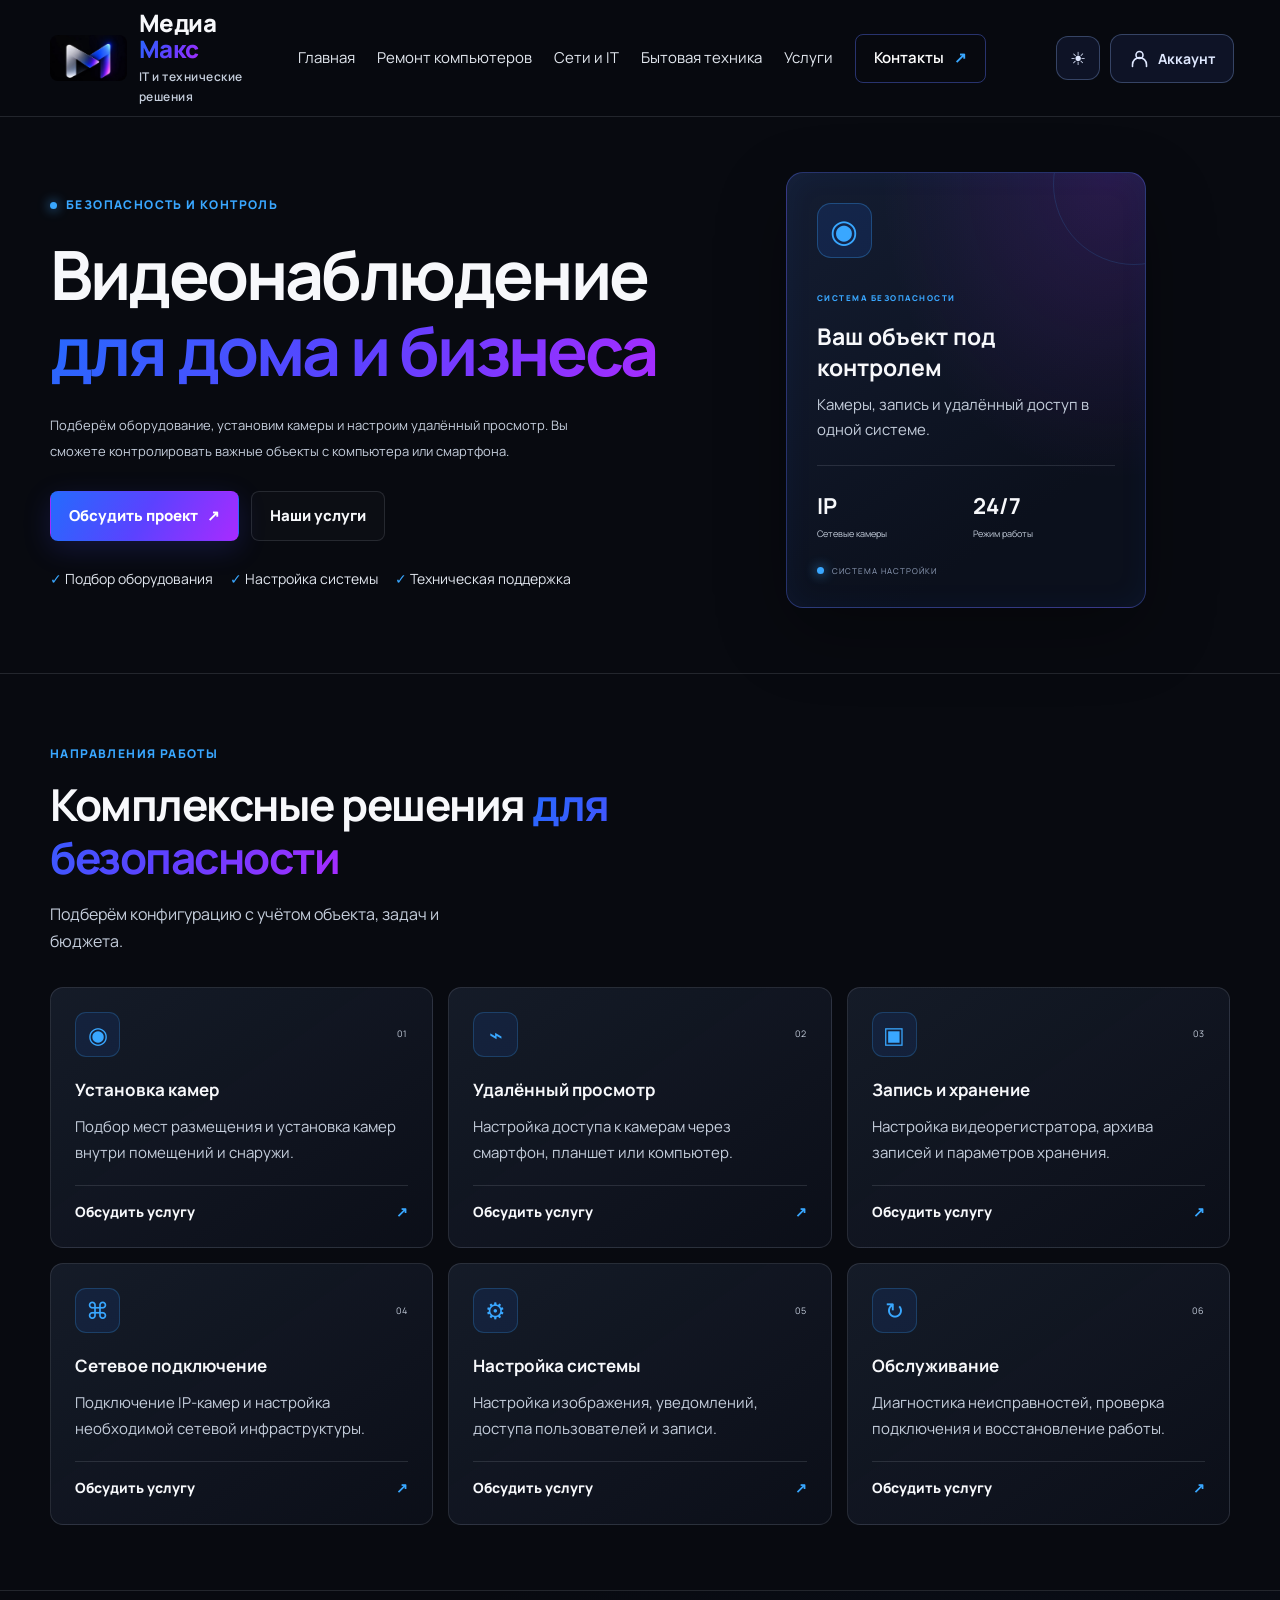
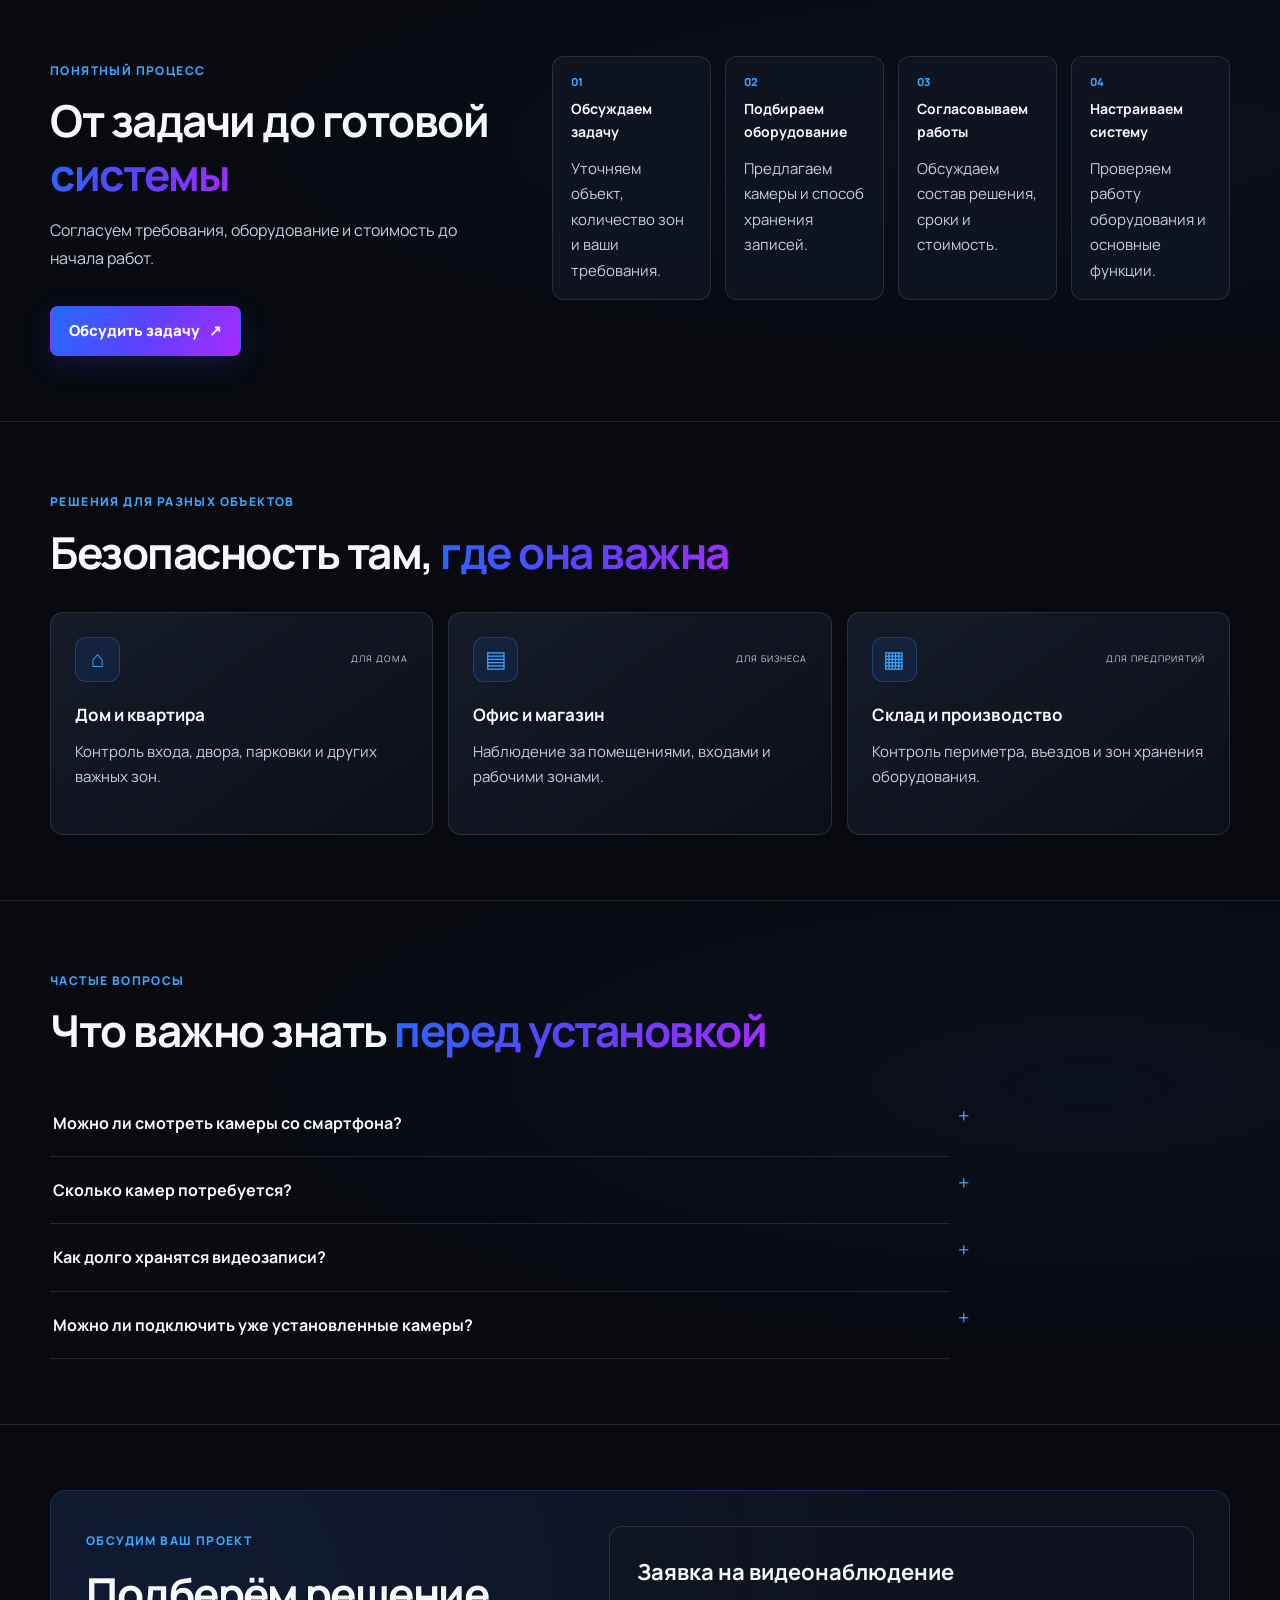
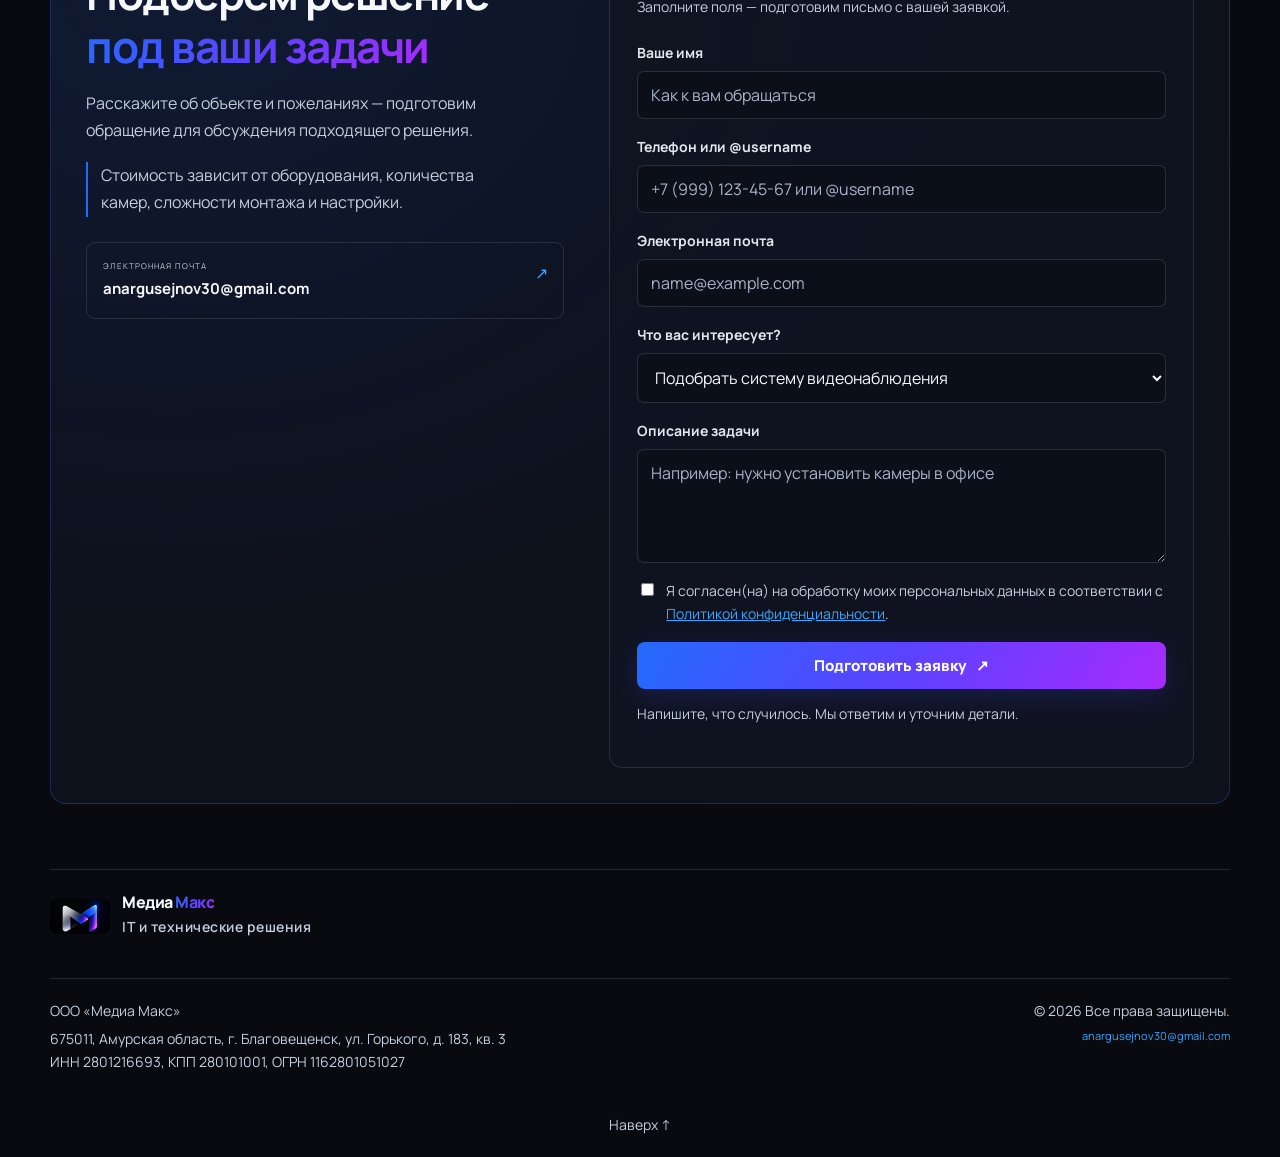
<file: video-surveillance.html>
<!DOCTYPE html>
<html lang="ru">
<head>
  <meta charset="UTF-8">
  <meta name="viewport" content="width=device-width, initial-scale=1.0">
  <meta name="description" content="Установка и настройка видеонаблюдения для дома и бизнеса. ООО Медиа Макс.">
  <meta name="theme-color" content="#080A10">
  
  <!-- ИКОНКА САЙТА -->
  <link rel="icon" href="favicon.ico" type="image/x-icon">

  <title>Видеонаблюдение — ООО «Медиа Макс»</title>

  <link rel="preconnect" href="https://fonts.googleapis.com">
  <link rel="preconnect" href="https://fonts.gstatic.com" crossorigin>
  <link href="https://fonts.googleapis.com/css2?family=Manrope:wght@400;500;600;700;800&display=swap" rel="stylesheet">
  
  <link rel="stylesheet" href="style.css">
  <script>try{if(localStorage.getItem("mediaMax_theme")==="light")document.documentElement.setAttribute("data-theme","light")}catch(e){}</script>
  <script src="script.js" defer></script>
</head>
<body id="home">

<header class="header">
  <a class="brand" href="index.html" aria-label="Медиа Макс — главная">
    <img src="./image/logo.jpg" alt="Медиа Макс" class="brand-logo">
    <div class="brand-text">
      <span class="brand-name">Медиа <span>Макс</span></span>
      <span class="brand-tagline">IT и технические решения</span>
    </div>
  </a>

  <button class="menu-toggle" type="button" aria-label="Открыть меню" aria-expanded="false">
    <span></span><span></span><span></span>
  </button>

  <nav class="navigation" aria-label="Основная навигация">
    <a href="index.html">Главная</a>
    <a href="computer-repair.html">Ремонт компьютеров</a>
    <a href="it-services.html">Сети и IT</a>
    <a href="appliance-repair.html">Бытовая техника</a>
    <a href="#services">Услуги</a>
    <a href="#request" class="nav-contact">Контакты <span>↗</span></a>
  </nav>

  <div class="header-right"></div>
</header>

<main>
  <section class="repair-hero video-hero">
    <div class="container repair-hero-grid">
      <div class="repair-hero-content">
        <div class="repair-eyebrow"><span class="video-dot"></span> БЕЗОПАСНОСТЬ И КОНТРОЛЬ</div>

        <h1>Видеонаблюдение <span>для дома и бизнеса</span></h1>

        <p class="repair-hero-text">
          Подберём оборудование, установим камеры и настроим
          удалённый просмотр. Вы сможете контролировать важные
          объекты с компьютера или смартфона.
        </p>

        <div class="repair-hero-actions">
          <a href="#request" class="btn btn-primary">Обсудить проект <span>↗</span></a>
          <a href="#services" class="btn btn-secondary">Наши услуги</a>
        </div>

        <div class="repair-trust">
          <span>✓ Подбор оборудования</span>
          <span>✓ Настройка системы</span>
          <span>✓ Техническая поддержка</span>
        </div>
      </div>

      <div class="repair-hero-visual" aria-label="Иллюстрация системы видеонаблюдения">
        <div class="video-orbit orbit-a"></div>
        <div class="video-orbit orbit-b"></div>
        <div class="repair-visual-card">
          <div class="video-camera-icon">◉</div>
          <span class="repair-visual-label">СИСТЕМА БЕЗОПАСНОСТИ</span>
          <h3>Ваш объект под контролем</h3>
          <p>Камеры, запись и удалённый доступ в одной системе.</p>
          <div class="repair-visual-line"></div>
          <div class="repair-visual-stats">
            <div><strong>IP</strong><span>Сетевые камеры</span></div>
            <div><strong>24/7</strong><span>Режим работы</span></div>
          </div>
          <div class="video-live"><span></span> СИСТЕМА НАСТРОЙКИ</div>
        </div>
      </div>
    </div>
  </section>

  <section class="repair-section" id="services">
    <div class="container">
      <div class="repair-section-heading">
        <span class="repair-eyebrow">НАПРАВЛЕНИЯ РАБОТЫ</span>
        <h2>Комплексные решения <span>для безопасности</span></h2>
        <p>Подберём конфигурацию с учётом объекта, задач и бюджета.</p>
      </div>

      <div class="repair-cards">
        <article class="repair-card">
          <div class="repair-card-top"><span class="repair-card-icon">◉</span><span>01</span></div>
          <h3>Установка камер</h3>
          <p>Подбор мест размещения и установка камер внутри помещений и снаружи.</p>
          <a href="#request" data-service="Установка камер">Обсудить услугу <span>↗</span></a>
        </article>

        <article class="repair-card">
          <div class="repair-card-top"><span class="repair-card-icon">⌁</span><span>02</span></div>
          <h3>Удалённый просмотр</h3>
          <p>Настройка доступа к камерам через смартфон, планшет или компьютер.</p>
          <a href="#request" data-service="Удалённый просмотр">Обсудить услугу <span>↗</span></a>
        </article>

        <article class="repair-card">
          <div class="repair-card-top"><span class="repair-card-icon">▣</span><span>03</span></div>
          <h3>Запись и хранение</h3>
          <p>Настройка видеорегистратора, архива записей и параметров хранения.</p>
          <a href="#request" data-service="Запись и хранение видео">Обсудить услугу <span>↗</span></a>
        </article>

        <article class="repair-card">
          <div class="repair-card-top"><span class="repair-card-icon">⌘</span><span>04</span></div>
          <h3>Сетевое подключение</h3>
          <p>Подключение IP-камер и настройка необходимой сетевой инфраструктуры.</p>
          <a href="#request" data-service="Подключение IP-камер">Обсудить услугу <span>↗</span></a>
        </article>

        <article class="repair-card">
          <div class="repair-card-top"><span class="repair-card-icon">⚙</span><span>05</span></div>
          <h3>Настройка системы</h3>
          <p>Настройка изображения, уведомлений, доступа пользователей и записи.</p>
          <a href="#request" data-service="Настройка видеонаблюдения">Обсудить услугу <span>↗</span></a>
        </article>

        <article class="repair-card">
          <div class="repair-card-top"><span class="repair-card-icon">↻</span><span>06</span></div>
          <h3>Обслуживание</h3>
          <p>Диагностика неисправностей, проверка подключения и восстановление работы.</p>
          <a href="#request" data-service="Обслуживание видеонаблюдения">Обсудить услугу <span>↗</span></a>
        </article>
      </div>
    </div>
  </section>

  <section class="repair-section repair-section-alt">
    <div class="container repair-info-grid">
      <div class="repair-info-intro">
        <span class="repair-eyebrow">ПОНЯТНЫЙ ПРОЦЕСС</span>
        <h2>От задачи до готовой <span>системы</span></h2>
        <p>Согласуем требования, оборудование и стоимость до начала работ.</p>
        <a href="#request" class="btn btn-primary">Обсудить задачу <span>↗</span></a>
      </div>

      <div class="repair-steps">
        <div class="repair-step"><span>01</span><div><h3>Обсуждаем задачу</h3><p>Уточняем объект, количество зон и ваши требования.</p></div></div>
        <div class="repair-step"><span>02</span><div><h3>Подбираем оборудование</h3><p>Предлагаем камеры и способ хранения записей.</p></div></div>
        <div class="repair-step"><span>03</span><div><h3>Согласовываем работы</h3><p>Обсуждаем состав решения, сроки и стоимость.</p></div></div>
        <div class="repair-step"><span>04</span><div><h3>Настраиваем систему</h3><p>Проверяем работу оборудования и основные функции.</p></div></div>
      </div>
    </div>
  </section>

  <section class="repair-section">
    <div class="container">
      <div class="repair-section-heading">
        <span class="repair-eyebrow">РЕШЕНИЯ ДЛЯ РАЗНЫХ ОБЪЕКТОВ</span>
        <h2>Безопасность там, <span>где она важна</span></h2>
      </div>

      <div class="repair-cards video-object-cards">
        <article class="repair-card">
          <div class="repair-card-top"><span class="repair-card-icon">⌂</span><span>ДЛЯ ДОМА</span></div>
          <h3>Дом и квартира</h3>
          <p>Контроль входа, двора, парковки и других важных зон.</p>
        </article>
        <article class="repair-card">
          <div class="repair-card-top"><span class="repair-card-icon">▤</span><span>ДЛЯ БИЗНЕСА</span></div>
          <h3>Офис и магазин</h3>
          <p>Наблюдение за помещениями, входами и рабочими зонами.</p>
        </article>
        <article class="repair-card">
          <div class="repair-card-top"><span class="repair-card-icon">▦</span><span>ДЛЯ ПРЕДПРИЯТИЙ</span></div>
          <h3>Склад и производство</h3>
          <p>Контроль периметра, въездов и зон хранения оборудования.</p>
        </article>
      </div>
    </div>
  </section>

  <section class="repair-section repair-section-alt video-faq-section">
    <div class="container">
      <div class="repair-section-heading">
        <span class="repair-eyebrow">ЧАСТЫЕ ВОПРОСЫ</span>
        <h2>Что важно знать <span>перед установкой</span></h2>
      </div>

      <div class="video-faq">
        <details class="faq-item">
          <summary>Можно ли смотреть камеры со смартфона?</summary>
          <p>Да, если выбранное оборудование поддерживает удалённый доступ и правильно настроено подключение. Возможности зависят от модели камер и сети на объекте.</p>
        </details>
        <details class="faq-item">
          <summary>Сколько камер потребуется?</summary>
          <p>Количество зависит от размеров объекта, расположения входов и зон, которые нужно контролировать. Сначала определяются задачи, затем подбирается конфигурация.</p>
        </details>
        <details class="faq-item">
          <summary>Как долго хранятся видеозаписи?</summary>
          <p>Срок зависит от объёма накопителя, числа камер, качества записи и выбранных настроек. Эти параметры можно согласовать при подборе системы.</p>
        </details>
        <details class="faq-item">
          <summary>Можно ли подключить уже установленные камеры?</summary>
          <p>В некоторых случаях да. Это зависит от состояния оборудования, его совместимости и способа подключения. Для оценки потребуется уточнить модели и конфигурацию системы.</p>
        </details>
      </div>
    </div>
  </section>

  <section class="repair-section" id="request">
    <div class="container repair-contact-grid">
      <div class="repair-contact-copy">
        <span class="repair-eyebrow">ОБСУДИМ ВАШ ПРОЕКТ</span>
        <h2>Подберём решение <span>под ваши задачи</span></h2>
        <p>Расскажите об объекте и пожеланиях — подготовим обращение для обсуждения подходящего решения.</p>
        <p class="repair-contact-note">Стоимость зависит от оборудования, количества камер, сложности монтажа и настройки.</p>

        <a class="video-email" href="mailto:anargusejnov30@gmail.com">
          <span>ЭЛЕКТРОННАЯ ПОЧТА</span>
          <strong>anargusejnov30@gmail.com</strong>
          <span class="video-email-arrow">↗</span>
        </a>
      </div>

      <form class="repair-form" id="lead-form">
        <h3>Заявка на видеонаблюдение</h3>
        <p class="form-subtitle">Заполните поля — подготовим письмо с вашей заявкой.</p>

        <label for="lead-name">Ваше имя</label>
        <input id="lead-name" name="name" type="text" autocomplete="name" placeholder="Как к вам обращаться" required>

        <label for="lead-phone">Телефон или @username</label>
        <input id="lead-phone" name="phone" type="text" autocomplete="tel" placeholder="+7 (999) 123-45-67 или @username" required>

        <label for="lead-email">Электронная почта</label>
        <input id="lead-email" name="email" type="email" inputmode="email" autocomplete="email" placeholder="name@example.com" maxlength="254" required>

        <label for="lead-service">Что вас интересует?</label>
        <select id="lead-service" name="service" required>
          <option value="Подбор решения по видеонаблюдению">Подобрать систему видеонаблюдения</option>
          <option value="Установка камер">Установка камер</option>
          <option value="Удалённый просмотр">Удалённый просмотр</option>
          <option value="Запись и хранение видео">Запись и хранение видео</option>
          <option value="Подключение IP-камер">Подключение IP-камер</option>
          <option value="Настройка видеонаблюдения">Настройка системы</option>
          <option value="Обслуживание видеонаблюдения">Обслуживание</option>
        </select>

        <label for="lead-message">Описание задачи</label>
        <textarea id="lead-message" name="message" rows="4" placeholder="Например: нужно установить камеры в офисе"></textarea>

        <label class="privacy-check">
          <input type="checkbox" name="privacy" required>
          <span>Я согласен(на) на обработку моих персональных данных в соответствии с <a href="privacy.html" target="_blank" style="color: var(--blue-light); text-decoration: underline;">Политикой конфиденциальности</a>.</span>
        </label>

        <button class="btn btn-primary form-submit" type="submit">Подготовить заявку <span>↗</span></button>
        <p class="repair-form-note">Напишите, что случилось. Мы ответим и уточним детали.</p>
        <p class="form-status" id="form-status" role="status" aria-live="polite"></p>
      </form>
    </div>
  </section>
</main>

<footer class="footer" style="flex-wrap: wrap; padding-bottom: 20px;">
  <a class="brand footer-brand" href="index.html" aria-label="Медиа Макс — наверх">
    <img src="./image/logo.jpg" alt="Медиа Макс" class="brand-logo">
    <div class="brand-text">
      <span class="brand-name">Медиа <span>Макс</span></span>
      <span class="brand-tagline">IT и технические решения</span>
    </div>
  </a>
  
  <div style="width: 100%; margin-top: 20px; padding-top: 20px; border-top: 1px solid var(--border); color: var(--muted); font-size: 11px; display: flex; flex-wrap: wrap; gap: 20px; justify-content: space-between;">
    <div>
      <p style="margin: 0 0 5px;">ООО «Медиа Макс»</p>
      <p style="margin: 0;">675011, Амурская область, г. Благовещенск, ул. Горького, д. 183, кв. 3</p>
      <p style="margin: 0;">ИНН 2801216693, КПП 280101001, ОГРН 1162801051027</p>
    </div>
    <div style="text-align: right;">
      <p style="margin: 0 0 5px;">© <span id="current-year"></span> Все права защищены.</p>
      <a href="mailto:anargusejnov30@gmail.com" style="color: var(--blue-light); text-decoration: none;">anargusejnov30@gmail.com</a>
    </div>
  </div>
  
  <a href="#home" class="back-top" style="margin-top: 20px; width: 100%; text-align: center;">Наверх ↑</a>
</footer>
</body>
</html>
</file>
<file: style.css>
:root {
  --bg: #080A10;
  --panel: #101522;
  --panel-hover: #151D2E;
  --blue: #246BFD;
  --blue-light: #39A7FF;
  --violet: #A82BFF;
  --white: #F7F8FB;
  --silver: #E2E7EF;
  --muted: #C5CEDC;
  --border: rgba(198, 204, 216, .14);
  --gradient: linear-gradient(120deg, #246BFD 0%, #5B42FF 50%, #A82BFF 100%);
  --font: "Manrope", Arial, sans-serif;
  --header-bg: rgba(8, 10, 16, .92);
  --card: rgba(16, 21, 34, .9);
  --input: #0B0F19;
  --danger: #ff8fa3;
}

html[data-theme="light"] {
  --bg: #EEF3FB;
  --panel: #FFFFFF;
  --panel-hover: #E6EEF9;
  --white: #172033;
  --silver: #243044;
  --muted: #3A465C;
  --border: rgba(36, 107, 253, .16);
  --header-bg: rgba(238, 243, 251, .9);
  --card: #FFFFFF;
  --input: #F5F8FD;
  --danger: #C4344A;
  color-scheme: light;
}

* { box-sizing: border-box; }

html {
  scroll-behavior: smooth;
  scroll-padding-top: 100px;
}

body {
  margin: 0;
  background: var(--bg);
  color: var(--white);
  font-family: var(--font);
  line-height: 1.65;
  overflow-x: hidden;
}

body, input, select, textarea, button { font-family: var(--font); }
a { color: inherit; text-decoration: none; }
button, input, select, textarea { font-size: inherit; }
button, a { -webkit-tap-highlight-color: transparent; }

::selection { background: #5145E5; color: white; }

.ambient {
  position: absolute;
  z-index: -1;
  width: 430px;
  height: 430px;
  border-radius: 50%;
  filter: blur(125px);
  pointer-events: none;
  opacity: .15;
}

.ambient-blue { top: 80px; right: -100px; background: var(--blue); }
.ambient-violet { top: 900px; left: -280px; background: var(--violet); opacity: .08; }

.section-wrap, .container {
  width: min(1180px, calc(100% - 64px));
  margin-inline: auto;
}

/* ========================================
   ИДЕАЛЬНАЯ ШАПКА (ЛОГО СЛЕВА, МЕНЮ ПО ЦЕНТРУ, АККАУНТ СПРАВА)
======================================== */
.header {
  position: sticky;
  top: 0;
  z-index: 20;
  display: grid;
  grid-template-columns: minmax(220px, 1fr) auto minmax(220px, 1fr);
  align-items: center;
  column-gap: 28px;
  padding: 10px max(32px, calc((100vw - 1180px) / 2));
  border-bottom: 1px solid var(--border);
  background: var(--header-bg);
  backdrop-filter: blur(18px);
  min-height: 76px;
}

/* 1. Логотип (Слева) */
.brand, .logo {
  display: inline-flex;
  align-items: center;
  justify-self: start;
  gap: 12px;
  min-width: 0;
  z-index: 2;
}

.brand-logo, .logo img {
  display: block;
  width: auto;
  height: 46px;
  max-height: 46px;
  object-fit: contain;
  object-position: left center;
  border-radius: 8px;
}

.brand-text { display: flex; flex-direction: column; justify-content: center; }
.brand-name { font-size: 24px; font-weight: 800; line-height: 1.1; letter-spacing: -0.5px; color: var(--white); }
.brand-name span { color: #8A79FF; background: var(--gradient); background-clip: text; -webkit-background-clip: text; -webkit-text-fill-color: transparent; }
.brand-tagline { font-size: 10px; font-weight: 600; color: var(--muted); margin-top: 4px; letter-spacing: 0.5px; }

/* 2. Меню навигации (СТРОГО ПО ЦЕНТРУ) */
.navigation, .nav {
  position: static;
  display: flex;
  align-items: center;
  justify-content: center;
  justify-self: center;
  gap: 22px;
}

.navigation > a, .nav > a {
  color: var(--silver);
  font-size: 14px;
  transition: color .2s;
  white-space: nowrap;
}
.navigation > a:hover, .nav > a:hover { color: white; }

.nav-contact {
  padding: 11px 18px;
  border: 1px solid rgba(91, 116, 255, .4);
  border-radius: 8px;
  color: white !important;
  font-weight: 600;
}
.nav-contact:hover { background: rgba(36, 107, 253, .13); }
.nav-contact span { margin-left: 7px; color: var(--blue-light); }

/* 3. Кнопка Аккаунт (Справа) */
.header-right {
  display: flex;
  align-items: center;
  justify-content: flex-end;
  justify-self: end;
  gap: 10px;
  z-index: 2;
}

.theme-toggle {
  display: inline-flex;
  align-items: center;
  justify-content: center;
  width: 44px;
  height: 44px;
  padding: 0;
  border: 1px solid rgba(130, 157, 220, .35);
  border-radius: 12px;
  background: rgba(66, 103, 200, .12);
  color: #dfe8ff;
  font-size: 18px;
  line-height: 1;
  cursor: pointer;
}
.theme-toggle:hover { border-color: #7497ff; }

.account-trigger {
  display: inline-flex;
  align-items: center;
  justify-content: center;
  gap: 8px;
  padding: 12px 18px;
  border: 1px solid rgba(130, 157, 220, .35);
  border-radius: 12px;
  background: rgba(66, 103, 200, .12);
  color: #dfe8ff;
  font: inherit;
  font-size: 14px;
  font-weight: 700;
  cursor: pointer;
  transition: background .2s ease, border-color .2s ease;
}
.account-trigger:hover { background: rgba(76, 112, 225, .25); border-color: #7497ff; }
.account-trigger svg { width: 21px; height: 21px; fill: none; stroke: currentColor; stroke-width: 1.8; stroke-linecap: round; stroke-linejoin: round; }

.menu-toggle {
  display: none;
  padding: 8px;
  border: 0;
  background: transparent;
  cursor: pointer;
}
.menu-toggle span {
  display: block;
  width: 24px;
  height: 2px;
  margin: 5px;
  background: var(--white);
}

/* ГЛАВНЫЙ ЭКРАН */
.hero {
  position: relative;
  display: grid;
  grid-template-columns: 1.05fr .95fr;
  align-items: center;
  gap: 25px;
  min-height: 610px;
  padding-top: 65px;
  padding-bottom: 80px;
}

.hero::before {
  content: "";
  position: absolute;
  top: -100px;
  left: 50%;
  transform: translateX(-50%);
  width: 100vw;
  height: calc(100% + 100px);
  background-image: url('./image/hero-bg.jpg');
  background-size: cover;
  background-position: center;
  background-repeat: no-repeat;
  z-index: -2;
  mask-image: linear-gradient(to bottom, black 70%, transparent 100%);
  -webkit-mask-image: linear-gradient(to bottom, black 70%, transparent 100%);
}

.hero::after {
  content: "";
  position: absolute;
  top: -100px;
  left: 50%;
  transform: translateX(-50%);
  width: 100vw;
  height: calc(100% + 100px);
  background: linear-gradient(90deg, rgba(8,10,16,0.95) 0%, rgba(8,10,16,0.3) 100%);
  z-index: -1;
}

.hero-copy { position: relative; z-index: 1; }
.eyebrow, .section-kicker {
  color: var(--blue-light);
  font-size: 10px;
  font-weight: 800;
  letter-spacing: 2px;
}

.eyebrow { display: flex; align-items: center; gap: 10px; margin-bottom: 23px; }
.pulse {
  width: 7px;
  height: 7px;
  flex-shrink: 0;
  border-radius: 50%;
  background: var(--blue-light);
  box-shadow: 0 0 13px var(--blue-light);
}

h1 {
  max-width: 700px;
  margin: 0;
  font-size: clamp(46px, 6vw, 76px);
  line-height: 1.1;
  letter-spacing: -1.6px;
  font-weight: 700;
}

.gradient-text {
  color: #8A79FF;
  background: var(--gradient);
  background-clip: text;
  -webkit-background-clip: text;
  -webkit-text-fill-color: transparent;
}

.hero-lead {
  max-width: 550px;
  margin: 25px 0 29px;
  color: var(--muted);
  font-size: 14px;
  line-height: 1.95;
}

.hero-buttons { display: flex; flex-wrap: wrap; gap: 12px; }
.button {
  display: inline-flex;
  align-items: center;
  justify-content: center;
  gap: 9px;
  min-height: 48px;
  padding: 13px 19px;
  border: 1px solid transparent;
  border-radius: 8px;
  font-size: 12px;
  font-weight: 800;
  cursor: pointer;
  transition: transform .2s, box-shadow .2s, border-color .2s, background .2s;
}
.button:hover { transform: translateY(-2px); }
.button-primary {
  color: white;
  background: var(--gradient);
  box-shadow: 0 8px 30px rgba(74, 75, 255, .2);
}
.button-primary:hover { box-shadow: 0 10px 38px rgba(74, 75, 255, .35); }
.button-ghost {
  color: var(--white);
  border-color: var(--border);
  background: rgba(255,255,255,.02);
}
.button-ghost:hover { border-color: rgba(57,167,255,.5); }

.hero-caption {
  display: flex;
  align-items: center;
  gap: 12px;
  margin-top: 40px;
  color: #7E899D;
  font-size: 10px;
}
.caption-line { width: 28px; height: 1px; background: var(--blue); }

/* ТЕХНОЛОГИЧНЫЙ ГРАФИЧЕСКИЙ ЭЛЕМЕНТ */
.hero-art { position: relative; display: grid; place-items: center; min-height: 400px; }
.art-chip {
  position: absolute;
  z-index: 2;
  display: flex;
  align-items: center;
  gap: 11px;
  padding: 13px 15px;
  border: 1px solid var(--border);
  border-radius: 10px;
  background: rgba(16,21,34,.93);
  box-shadow: 0 15px 45px rgba(0,0,0,.25);
  backdrop-filter: blur(15px);
}
.chip-top { top: 34px; right: -2px; }
.chip-bottom { bottom: 30px; left: -2px; }
.chip-symbol { color: var(--blue-light); font-size: 25px; }
.chip-check { display: grid; place-items: center; width: 29px; height: 29px; border-radius: 8px; background: rgba(57,167,255,.12); color: var(--blue-light); }
.art-chip b, .art-chip small { display: block; }
.art-chip b { font-size: 10px; }
.art-chip small { margin-top: 3px; color: var(--muted); font-size: 9px; }
.art-plus { position: absolute; color: var(--blue-light); opacity: .75; }
.plus-one { top: 65px; left: 30px; }
.plus-two { right: 35px; bottom: 85px; color: var(--violet); }

/* ЗАГОЛОВКИ СЕКЦИЙ */
.section-block { padding-top: 80px; padding-bottom: 80px; border-top: 1px solid var(--border); }
.section-heading { display: flex; align-items: end; justify-content: space-between; gap: 25px; margin-bottom: 32px; }
.section-heading h2, .contact-intro h2 { max-width: 750px; margin: 11px 0 0; font-size: clamp(29px, 4vw, 43px); line-height: 1.25; letter-spacing: -1.6px; }
.section-heading > p { max-width: 330px; margin: 0 0 5px; color: var(--muted); font-size: 12px; }

/* КАРТОЧКИ УСЛУГ */
.service-grid { display: grid; grid-template-columns: repeat(2, minmax(0,1fr)); gap: 16px; }
.service-card {
  position: relative;
  display: flex;
  flex-direction: column;
  padding: 27px;
  border: 1px solid var(--border);
  border-radius: 13px;
  background: linear-gradient(145deg, rgba(23,29,43,.88), rgba(16,21,34,.76));
  transition: transform .25s, border-color .25s, background .25s, box-shadow .25s;
  overflow: hidden;
  z-index: 1;
}
.service-bg { position: absolute; top: 0; left: 0; width: 100%; height: 100%; background-size: cover; background-position: center; z-index: -1; opacity: 0.15; transition: opacity 0.4s ease, transform 0.4s ease; }
.service-card::before { content: ""; position: absolute; inset: 0; background: linear-gradient(to bottom, rgba(16,21,34,0.5) 0%, rgba(16,21,34,0.95) 100%); z-index: -1; pointer-events: none; }
.service-card:hover { transform: translateY(-4px); border-color: rgba(57,167,255,.42); box-shadow: 0 20px 50px rgba(0,0,0,.17); }
.service-card:hover .service-bg { opacity: 0.35; transform: scale(1.05); }
.service-meta, .service-card h3, .service-card > p, .service-card ul, .text-link { position: relative; z-index: 2; }
.service-meta { display: flex; align-items: center; justify-content: space-between; margin-bottom: 21px; }
.service-meta > span:last-child { color: #737E93; font-size: 9px; letter-spacing: 1px; }
.service-icon { display: grid; place-items: center; width: 45px; height: 45px; border: 1px solid rgba(57,167,255,.2); border-radius: 11px; background: rgba(16,21,34,.6); backdrop-filter: blur(5px); color: var(--blue-light); font-size: 24px; }
.service-card h3 { margin: 0 0 10px; font-size: 19px; letter-spacing: -.4px; }
.service-card > p { margin: 0 0 17px; color: var(--muted); font-size: 12px; line-height: 1.9; }
.service-card ul { display: grid; gap: 9px; margin: 0 0 23px; padding: 0; list-style: none; }
.service-card li { position: relative; padding-left: 19px; color: var(--silver); font-size: 11px; }
.service-card li::before { position: absolute; left: 0; color: var(--blue-light); content: "✓"; }
.text-link { display: flex; justify-content: space-between; gap: 12px; margin-top: auto; padding-top: 16px; border-top: 1px solid var(--border); color: var(--white); font-size: 11px; font-weight: 800; transition: color 0.2s; }
.text-link:hover { color: var(--blue-light); }
.text-link span { color: var(--blue-light); }
.service-disclaimer { margin: 18px 0 0; color: #798499; font-size: 10px; }

/* ПРЕИМУЩЕСТВА */
.advantages-section { background: radial-gradient(ellipse at 15% 40%, rgba(36,107,253,.07), transparent 50%); }
.advantages-grid { display: grid; grid-template-columns: repeat(3,minmax(0,1fr)); gap: 16px; }
.advantage { padding: 24px; border: 1px solid var(--border); border-radius: 12px; background: rgba(16,21,34,.6); }
.advantage-number { color: var(--blue-light); font-size: 11px; font-weight: 800; letter-spacing: 1px; }
.advantage h3 { margin: 19px 0 9px; font-size: 16px; }
.advantage p { margin: 0; color: var(--muted); font-size: 12px; line-height: 1.9; }

/* О КОМПАНИИ */
.about-section { background: radial-gradient(ellipse at 15% 50%, rgba(168, 43, 255, .05), transparent 50%); }
.about-grid { display: grid; grid-template-columns: 1fr 1fr; gap: 50px; align-items: center; }
.about-visual { position: relative; display: flex; justify-content: center; }
.about-glass-card { position: relative; display: flex; flex-direction: column; gap: 20px; width: 100%; max-width: 400px; padding: 40px; border: 1px solid rgba(91, 116, 255, .3); border-radius: 24px; background: linear-gradient(145deg, rgba(23, 29, 43, .9), rgba(12, 16, 26, .8)); box-shadow: 0 25px 60px rgba(0, 0, 0, .4), inset 0 0 30px rgba(36, 107, 253, .05); overflow: hidden; z-index: 1; }
.about-glass-card::before { content: ""; position: absolute; top: -50%; left: -50%; width: 200%; height: 200%; background: radial-gradient(circle at 50% 50%, rgba(57, 167, 255, .1), transparent 60%); opacity: 0.5; z-index: -1; }
.about-stat { display: flex; flex-direction: column; align-items: flex-start; gap: 6px; padding-bottom: 18px; border-bottom: 1px solid var(--border); }
.about-stat:last-child { border-bottom: 0; padding-bottom: 0; }
.about-stat strong { font-size: 48px; line-height: 1; font-weight: 800; color: transparent; background: var(--gradient); background-clip: text; -webkit-background-clip: text; }
.about-stat strong.about-stat-text { font-size: 32px; line-height: 1.15; letter-spacing: -0.6px; }
.about-stat span { color: var(--silver); font-size: 14px; font-weight: 600; line-height: 1.4; }
.about-content h3 { margin: 0 0 20px; font-size: clamp(24px, 3vw, 32px); letter-spacing: -0.5px; }
.about-content p { margin: 0 0 20px; color: var(--muted); font-size: 14px; line-height: 1.9; }
.about-list { display: flex; flex-direction: column; gap: 12px; margin: 30px 0; padding: 0; list-style: none; }
.about-list li { display: flex; align-items: center; gap: 12px; color: var(--silver); font-size: 13px; }
.about-list li span { display: grid; place-items: center; width: 24px; height: 24px; border-radius: 50%; background: rgba(57, 167, 255, .1); color: var(--blue-light); font-size: 12px; font-weight: 800; }

/* ОТЗЫВЫ */
.reviews-section { background: radial-gradient(ellipse at 85% 30%, rgba(36, 107, 253, .06), transparent 55%); }
.reviews-grid { display: grid; grid-template-columns: repeat(3, minmax(0, 1fr)); gap: 20px; }
.review-card { display: flex; flex-direction: column; padding: 28px; border: 1px solid var(--border); border-radius: 16px; background: linear-gradient(145deg, rgba(23, 29, 43, .7), rgba(16, 21, 34, .9)); transition: transform 0.3s, border-color 0.3s, box-shadow 0.3s; }
.review-card:hover { transform: translateY(-5px); border-color: rgba(57, 167, 255, .4); box-shadow: 0 20px 40px rgba(0, 0, 0, .3); }
.review-header { display: flex; align-items: center; gap: 14px; margin-bottom: 20px; }
.review-avatar { display: grid; place-items: center; width: 44px; height: 44px; border-radius: 50%; background: var(--gradient); color: #fff; font-size: 18px; font-weight: 800; flex-shrink: 0; }
.review-author { display: flex; flex-direction: column; flex: 1; }
.review-author strong { font-size: 14px; color: var(--white); }
.review-author span { font-size: 11px; color: var(--muted); margin-top: 2px; }
.review-stars { color: #F2C14E; font-size: 13px; font-weight: 700; letter-spacing: 1px; }
.review-text { margin: 0; color: var(--silver); font-size: 13px; line-height: 1.8; }

/* ЭТАПЫ */
.process-grid { display: grid; grid-template-columns: repeat(4,minmax(0,1fr)); gap: 0; }
.process-step { padding: 15px 22px 10px; border-left: 1px solid var(--border); }
.process-step:first-child { padding-left: 0; border-left: 0; }
.process-step > span { color: var(--blue-light); font-size: 12px; font-weight: 800; }
.process-step h3 { margin: 14px 0 7px; font-size: 15px; }
.process-step p { margin: 0; color: var(--muted); font-size: 11px; line-height: 1.8; }

/* КОНТАКТЫ И ФОРМА */
.contact-section { display: grid; grid-template-columns: .9fr 1.1fr; align-items: start; gap: 50px; margin-bottom: 70px; padding: 45px; border: 1px solid rgba(91,95,255,.27); border-radius: 17px; background: radial-gradient(ellipse at 10% 10%, rgba(36,107,253,.12), transparent 55%), #0D111C; }
.contact-intro h2 { margin-top: 13px; }
.contact-intro > p { color: var(--muted); font-size: 13px; line-height: 1.9; }
.contact-methods { display: grid; gap: 10px; margin-top: 27px; }
.contact-method { display: flex; align-items: center; gap: 13px; padding: 13px; border: 1px solid var(--border); border-radius: 9px; transition: border-color .2s, background .2s; }
.contact-method:hover { border-color: rgba(57,167,255,.4); background: rgba(36,107,253,.05); }
.method-icon { display: grid; place-items: center; width: 37px; height: 37px; border-radius: 9px; background: rgba(36,107,253,.12); color: var(--blue-light); font-size: 18px; }
.contact-method small, .contact-method b { display: block; }
.contact-method small { color: #8994A8; font-size: 8px; letter-spacing: 1px; }
.contact-method b { margin-top: 3px; font-size: 11px; font-weight: 700; }

.lead-form, .repair-form { padding: 27px; border: 1px solid var(--border); border-radius: 13px; background: var(--card); }
.lead-form h3, .repair-form h3 { margin: 0; font-size: 22px; }
.form-subtitle { margin: 6px 0 22px; color: var(--muted); font-size: 11px; }
.lead-form > label:not(.privacy-check), .repair-form label:not(.privacy-check) { display: block; margin: 16px 0 7px; color: var(--silver); font-size: 11px; font-weight: 700; }
.lead-form input:not([type="checkbox"]), .lead-form select, .lead-form textarea, .repair-form input:not([type="checkbox"]), .repair-form select, .repair-form textarea { display: block; width: 100%; min-height: 45px; padding: 12px 13px; border: 1px solid rgba(198,204,216,.16); border-radius: 7px; outline: none; background: var(--input); color: var(--white); font-size: 12px; transition: border-color .2s, box-shadow .2s; }
input.is-invalid, select.is-invalid, textarea.is-invalid { border-color: var(--danger) !important; box-shadow: 0 0 0 3px rgba(196, 52, 74, .16); }
.field-error { margin: 4px 0 8px; color: var(--danger); font-size: 12px; line-height: 1.4; }
.lead-form textarea, .repair-form textarea { resize: vertical; min-height: 100px; }
.lead-form input:focus, .lead-form select:focus, .lead-form textarea:focus, .repair-form input:focus, .repair-form select:focus, .repair-form textarea:focus { border-color: var(--blue); box-shadow: 0 0 0 3px rgba(36,107,253,.12); }
.lead-form input::placeholder, .lead-form textarea::placeholder, .repair-form input::placeholder, .repair-form textarea::placeholder { color: #697488; }
.lead-form select option, .repair-form select option { background: #101522; }
.privacy-check { display: flex; align-items: flex-start; gap: 9px; margin: 17px 0; color: var(--muted); font-size: 10px; line-height: 1.6; }
.privacy-check input { margin-top: 3px; accent-color: var(--blue); }
.form-submit { width: 100%; border: 0; }
.form-note, .form-status, .repair-form-note { color: #7F8A9F; font-size: 10px; line-height: 1.7; }
.form-status { color: #8DC9FF; }

/* ПОДВАЛ */
.footer { display: flex; align-items: center; justify-content: space-between; gap: 20px; width: min(1180px, calc(100% - 64px)); margin: 0 auto; padding: 24px 0 35px; border-top: 1px solid var(--border); }
.footer-brand .brand-logo { width: 60px; height: auto; }
.footer-brand .brand-name { font-size: 16px; }
.footer-brand .brand-tagline { font-size: 8px; }
.footer p, .back-top { color: #7D879A; font-size: 10px; }
.back-top:hover { color: var(--blue-light); }
.footer-inner { display: flex; align-items: center; justify-content: space-between; flex-wrap: wrap; gap: 18px; }
.footer-inner > p, .footer-inner > a:not(.logo) { color: #8994A8; font-size: 10px; }
.footer-inner > a:not(.logo):hover { color: var(--blue-light); }
.footer-logo img { width: 115px; height: 60px; }
.footer-copy { width: 100%; margin: 0; }

/* АНИМАЦИЯ ПОЯВЛЕНИЯ (SCROLL REVEAL) */
.reveal { opacity: 0; transform: translateY(30px); transition: opacity 0.8s ease-out, transform 0.8s ease-out; }
.reveal.is-visible { opacity: 1; transform: translateY(0); }

/* ВСПЛЫВАЮЩЕЕ УВЕДОМЛЕНИЕ (TOAST) */
.toast-notification {
  position: fixed;
  top: 90px;
  right: 30px;
  z-index: 99999;
  display: flex;
  align-items: center;
  gap: 15px;
  padding: 16px 24px;
  background: rgba(16, 21, 34, 0.95);
  border: 1px solid rgba(57, 167, 255, 0.4);
  border-radius: 12px;
  box-shadow: 0 10px 40px rgba(0, 0, 0, 0.5), 0 0 20px rgba(57, 167, 255, 0.1);
  backdrop-filter: blur(10px);
  transform: translateX(120%);
  opacity: 0;
  transition: transform 0.4s cubic-bezier(0.175, 0.885, 0.32, 1.275), opacity 0.4s ease;
  pointer-events: none;
}
.toast-notification.is-visible { transform: translateX(0); opacity: 1; pointer-events: auto; }
.toast-icon { display: grid; place-items: center; width: 32px; height: 32px; border-radius: 50%; background: rgba(57, 167, 255, 0.15); color: var(--blue-light); flex-shrink: 0; }
.toast-icon svg { width: 20px; height: 20px; }
.toast-message { color: var(--white); font-size: 14px; font-weight: 600; line-height: 1.4; }
.toast-notification.is-error { border-color: rgba(255, 155, 175, 0.4); box-shadow: 0 10px 40px rgba(0, 0, 0, 0.5), 0 0 20px rgba(255, 155, 175, 0.1); }
.toast-notification.is-error .toast-icon { background: rgba(255, 155, 175, 0.15); color: #ff9baf; }

/* ПЛАНШЕТЫ */
@media (max-width: 950px) {
  .header { padding-inline: 24px; }
  .navigation, .nav { gap: 15px; }
  .navigation > a, .nav > a { font-size: 12px; }
  .hero { grid-template-columns: 1fr .8fr; }
  .hero-art { transform: scale(.85); }
  .contact-section { gap: 25px; padding: 28px; }
  .about-grid { grid-template-columns: 1fr; gap: 40px; }
  .about-visual { order: -1; }
  .reviews-grid { grid-template-columns: 1fr; gap: 15px; }
  .review-card { padding: 22px; }
}

/* ========================================
   УЛУЧШЕНИЕ ЧИТАЕМОСТИ И АДАПТИВ (АУДИТ)
======================================== */
@media (max-width: 900px) {
  .section-wrap, .container { width: calc(100% - 36px); }
  
  /* Шапка на телефоне */
  .header { 
    display: flex;
    padding: 10px 18px; 
    flex-wrap: wrap; 
    min-height: auto;
  }
  
  .brand-logo, .logo img { width: 96px; max-height: 58px; }
  .brand-name { font-size: 18px; }
  .brand-tagline { font-size: 11px !important; }
  
  /* Кнопка меню (бургер) выезжает вправо */
  .menu-toggle { display: block; margin-left: auto; order: 3; }
  
  /* Кнопка аккаунта встает перед бургером */
  .header-right { order: 2; margin-left: auto; margin-right: 15px; }
  .account-trigger { padding: 9px 12px; font-size: 12px; }
  .account-trigger svg { width: 18px; height: 18px; }

  /* Меню на телефоне выпадает вниз */
  .navigation, .nav {
    position: static; /* Сбрасываем абсолютное позиционирование с ПК */
    transform: none;
    order: 4;
    width: 100%;
    display: none;
    align-items: stretch;
    flex-direction: column;
    gap: 0;
    margin-top: 15px;
    padding: 12px 0 0 0;
    border-top: 1px solid var(--border);
    background: transparent;
  }
  
  .navigation.is-open, .nav.is-open { display: flex; }
  .navigation > a, .nav > a { padding: 13px 8px; font-size: 15px; }
  .navigation .nav-contact, .nav .nav-contact { margin-top: 8px; text-align: center; }
  
  .hero { grid-template-columns: 1fr; gap: 5px; min-height: auto; padding-top: 60px; padding-bottom: 45px; }
  .eyebrow { font-size: 10px; letter-spacing: 1.3px; }
  h1 { font-size: clamp(43px, 11vw, 62px); letter-spacing: -1.2px; }
  .hero-caption { margin-top: 27px; font-size: 10px; }
  .hero-art { min-height: 330px; margin-top: 5px; transform: scale(.86); }
  .chip-top { right: -4px; }
  .chip-bottom { left: -4px; }
  .section-block { padding-top: 55px; padding-bottom: 55px; }
  .section-heading { align-items: flex-start; flex-direction: column; gap: 10px; }
  .section-heading h2, .contact-intro h2 { font-size: 31px; letter-spacing: -1px; }
  .service-grid, .advantages-grid { grid-template-columns: 1fr; }
  .service-card { padding: 22px; }
  .advantage { padding: 21px; }
  .process-grid { grid-template-columns: repeat(2,minmax(0,1fr)); gap: 22px 0; }
  .process-step { padding: 10px 15px; }
  .process-step:nth-child(odd) { padding-left: 0; border-left: 0; }
  .contact-section { grid-template-columns: 1fr; gap: 27px; padding: 23px; margin-bottom: 40px; }
  .lead-form, .repair-form { padding: 20px; }
  .footer { width: calc(100% - 36px); flex-wrap: wrap; }
  .footer p { order: 3; width: 100%; margin-bottom: 0; }
  .footer-inner { align-items: flex-start; flex-direction: column; gap: 13px; }
  .about-glass-card { padding: 30px 25px; }
  .about-stat strong { font-size: 38px; }

  /* --- УЛУЧШЕНИЕ ШРИФТОВ НА ТЕЛЕФОНЕ --- */
  .hero-lead, .service-card > p, .advantage p, .process-step p, .about-content p, .review-text, .contact-intro > p, .footer p {
    font-size: 16px !important;
    line-height: 1.7 !important;
  }
  .service-card li, .about-list li {
    font-size: 15px !important;
    line-height: 1.6 !important;
  }
  .contact-method b, .text-link, .form-submit, .button {
    font-size: 15px !important;
  }
  .contact-method small, .section-kicker, .eyebrow {
    font-size: 12px !important;
    letter-spacing: 1px !important;
  }
  .lead-form input, .lead-form textarea, .lead-form select {
    font-size: 16px !important;
    min-height: 50px !important;
  }
  .lead-form textarea { min-height: 120px !important; }

  .toast-notification { top: 20px; right: 20px; left: 20px; padding: 14px 18px; }
}

@media (max-width: 380px) {
  .hero-buttons { align-items: stretch; flex-direction: column; }
  .hero-buttons .button { width: 100%; }
  .process-grid { grid-template-columns: 1fr; }
  .process-step, .process-step:nth-child(odd) { padding: 10px 0 10px 15px; border-left: 1px solid var(--border); }
  .art-chip { padding: 10px; }
}

@media (prefers-reduced-motion: reduce) {
  *, *::before, *::after {
    scroll-behavior: auto !important;
    animation-duration: .01ms !important;
    transition-duration: .01ms !important;
  }
}

/* ========================================
   СТРАНИЦЫ УСЛУГ (Ремонт, Видеонаблюдение, IT)
======================================== */
.repair-hero { padding-top: 25px; padding-bottom: 65px; }
.repair-breadcrumb { display: flex; flex-wrap: wrap; align-items: center; gap: 10px; margin-bottom: 38px; color: #788399; font-size: 10px; }
.repair-breadcrumb a:hover { color: var(--blue-light); }
.repair-breadcrumb span:last-child { color: var(--silver); }
.repair-hero-grid { display: grid; grid-template-columns: 1.08fr .92fr; align-items: center; gap: 30px; }
.repair-hero-copy h1 { margin-top: 19px; font-size: clamp(44px, 5.5vw, 68px); line-height: 1.12; }
.repair-hero-copy > p { max-width: 570px; margin: 22px 0 25px; color: var(--muted); font-size: 13px; line-height: 2; }
.repair-note { display: flex; align-items: flex-start; gap: 11px; max-width: 520px; margin-top: 27px; padding: 13px 15px; border: 1px solid var(--border); border-radius: 8px; background: rgba(16,21,34,.6); color: var(--muted); font-size: 10px; line-height: 1.8; }
.repair-note-icon { display: grid; place-items: center; flex-shrink: 0; width: 20px; height: 20px; border: 1px solid rgba(57,167,255,.45); border-radius: 50%; color: var(--blue-light); font-weight: 800; }
.repair-visual { position: relative; display: grid; place-items: center; min-height: 360px; overflow: hidden; }
.repair-visual-glow { position: absolute; width: 260px; height: 260px; border-radius: 50%; background: linear-gradient(135deg, rgba(36,107,253,.35), rgba(168,43,255,.28)); filter: blur(75px); }
.device-frame { position: relative; z-index: 1; width: min(330px, 82%); transform: perspective(900px) rotateY(-8deg) rotateX(3deg); filter: drop-shadow(0 25px 40px rgba(0,0,0,.35)); }
.device-screen { min-height: 235px; overflow: hidden; border: 1px solid rgba(136,159,255,.6); border-radius: 12px 12px 5px 5px; background: linear-gradient(145deg, #111B32, #080D18 75%); box-shadow: inset 0 0 35px rgba(36,107,253,.12), 0 0 40px rgba(36,107,253,.1); }
.screen-top, .screen-bottom { display: flex; align-items: center; gap: 5px; padding: 12px 14px; border-bottom: 1px solid rgba(198,204,216,.12); }
.screen-top > span { width: 6px; height: 6px; border-radius: 50%; background: #4C74F7; }
.screen-top > span:nth-child(2) { background: #8465FF; }
.screen-top > span:nth-child(3) { background: #B35EFF; }
.screen-top small { margin-left: auto; color: #8C9ABB; font-size: 7px; letter-spacing: 1.2px; }
.screen-content { display: flex; flex-direction: column; align-items: center; padding: 23px 15px 20px; }
.screen-mark { margin-bottom: 13px; color: transparent; background: var(--gradient); background-clip: text; -webkit-background-clip: text; font-size: 69px; font-weight: 800; font-style: italic; line-height: 1.1; }
.screen-mark span { color: var(--blue-light); }
.screen-line { height: 4px; margin: 4px; border-radius: 4px; background: linear-gradient(90deg, rgba(57,167,255,.7), rgba(168,43,255,.25)); }
.line-wide { width: 65%; }
.line-short { width: 37%; opacity: .45; }
.screen-status { display: flex; align-items: center; gap: 7px; margin-top: 15px; color: #9CB2E8; font-size: 8px; letter-spacing: 1.4px; }
.screen-status span { width: 5px; height: 5px; border-radius: 50%; background: #51B7FF; box-shadow: 0 0 10px #51B7FF; }
.screen-bottom { justify-content: space-between; border-top: 1px solid rgba(198,204,216,.12); border-bottom: 0; color: #7283A4; font-size: 7px; letter-spacing: 1px; }
.device-base { height: 10px; margin: 0 -17px; border: 1px solid rgba(136,159,255,.3); border-radius: 2px 2px 12px 12px; background: linear-gradient(90deg, #26344E, #69758B 50%, #222D44); }
.visual-tag { position: absolute; z-index: 2; display: flex; align-items: center; gap: 10px; padding: 12px; border: 1px solid var(--border); border-radius: 9px; background: rgba(13,18,30,.95); box-shadow: 0 12px 35px rgba(0,0,0,.28); backdrop-filter: blur(12px); }
.visual-tag > span { display: grid; place-items: center; width: 30px; height: 30px; border-radius: 8px; background: rgba(36,107,253,.15); color: var(--blue-light); }
.visual-tag b, .visual-tag small { display: block; }
.visual-tag b { font-size: 9px; }
.visual-tag small { margin-top: 3px; color: var(--muted); font-size: 8px; }
.visual-tag-top { top: 28px; right: 0; }
.visual-tag-bottom { bottom: 27px; left: 0; }

.repair-section { padding-top: 65px; padding-bottom: 65px; border-top: 1px solid var(--border); }
.repair-section-alt { background: radial-gradient(ellipse at 85% 35%, rgba(36,107,253,.055), transparent 55%); }
.repair-section-heading { max-width: 760px; margin-bottom: 32px; }
.repair-section-heading h2, .repair-info-intro h2, .repair-contact-copy h2 { margin: 12px 0; font-size: clamp(30px, 4vw, 44px); line-height: 1.22; letter-spacing: -1.5px; }
.repair-section-heading > p, .repair-info-intro > p, .repair-contact-copy > p { max-width: 650px; color: var(--muted); font-size: 12px; line-height: 1.9; }

.repair-service-grid { display: grid; grid-template-columns: repeat(2, minmax(0,1fr)); gap: 15px; }
.repair-service-card { display: flex; flex-direction: column; padding: 25px; border: 1px solid var(--border); border-radius: 12px; background: linear-gradient(145deg, rgba(23,29,43,.9), rgba(12,16,26,.85)); transition: transform .25s, border-color .25s, box-shadow .25s; }
.repair-service-card:hover { transform: translateY(-3px); border-color: rgba(57,167,255,.4); box-shadow: 0 18px 40px rgba(0,0,0,.18); }
.repair-service-icon { display: grid; place-items: center; width: 47px; height: 47px; margin-bottom: 19px; border: 1px solid rgba(57,167,255,.22); border-radius: 12px; background: rgba(36,107,253,.1); color: var(--blue-light); font-size: 24px; }
.repair-card-number { color: #7D8BA6; font-size: 9px; letter-spacing: 1.5px; }
.repair-service-card h3 { margin: 10px 0; font-size: 18px; line-height: 1.5; }
.repair-service-card > p { margin: 0 0 17px; color: var(--muted); font-size: 12px; line-height: 1.9; }
.repair-service-card ul { display: grid; gap: 9px; margin: 0 0 23px; padding: 0; list-style: none; }
.repair-service-card li { position: relative; padding-left: 18px; color: var(--silver); font-size: 11px; }
.repair-service-card li::before { position: absolute; left: 0; color: var(--blue-light); content: "✓"; }

.repair-cards { display: grid; grid-template-columns: repeat(3, minmax(0,1fr)); gap: 15px; }
.repair-card { display: flex; flex-direction: column; min-width: 0; padding: 24px; border: 1px solid var(--border); border-radius: 13px; background: linear-gradient(145deg, rgba(23,29,43,.9), rgba(12,16,26,.85)); transition: transform .25s, border-color .25s, box-shadow .25s; }
.repair-card:hover { transform: translateY(-4px); border-color: rgba(57,167,255,.4); box-shadow: 0 18px 40px rgba(0,0,0,.2); }
.repair-card-top { display: flex; align-items: center; justify-content: space-between; gap: 12px; margin-bottom: 19px; }
.repair-card-top > span:last-child { color: #78859C; font-size: 9px; letter-spacing: 1px; }
.repair-card-icon { display: grid; place-items: center; width: 45px; height: 45px; border: 1px solid rgba(57,167,255,.23); border-radius: 11px; background: rgba(36,107,253,.1); color: var(--blue-light); font-size: 23px; }
.repair-card h3 { margin: 0 0 10px; font-size: 17px; }
.repair-card p { flex: 1; margin: 0 0 20px; color: var(--muted); font-size: 11px; line-height: 1.9; }
.repair-card > a { display: flex; align-items: center; justify-content: space-between; gap: 10px; padding-top: 14px; border-top: 1px solid var(--border); font-size: 10px; font-weight: 800; }
.repair-card > a span { color: var(--blue-light); }
.repair-card > a:hover { color: var(--blue-light); }

.repair-info-grid { display: grid; grid-template-columns: .8fr 1.2fr; align-items: start; gap: 50px; }
.repair-info-intro > .btn { margin-top: 18px; }
.repair-steps { display: grid; grid-template-columns: repeat(4, minmax(0, 1fr)); gap: 14px; }
.repair-step { display: flex; flex-direction: column; gap: 6px; min-width: 0; padding: 16px 18px; border: 1px solid var(--border); border-radius: 12px; background: var(--card); }
.repair-step > div { display: flex; flex-direction: column; gap: 6px; }
.repair-step > span { color: var(--blue-light); font-size: 11px; font-weight: 800; }
.repair-step h3 { margin: 0 0 7px; font-size: 14px; }
.repair-step p { margin: 0; color: var(--muted); font-size: 11px; line-height: 1.8; }

.repair-info-panel { display: grid; grid-template-columns: .8fr 1.2fr; gap: 35px; padding: 32px; border: 1px solid rgba(91,95,255,.23); border-radius: 13px; background: radial-gradient(ellipse at 10% 10%, rgba(36,107,253,.09), transparent 60%), #0D111C; }
.repair-info-panel h2 { margin: 13px 0 0; font-size: clamp(27px, 3vw, 36px); line-height: 1.3; letter-spacing: -1px; }
.repair-info-copy p { margin: 0 0 15px; color: var(--muted); font-size: 11px; line-height: 1.9; }
.repair-info-copy p:last-child { margin-bottom: 0; }
.repair-info-copy b { color: var(--silver); }

.repair-problems { background: radial-gradient(ellipse at 80% 40%, rgba(168,43,255,.055), transparent 55%); }
.problem-list { border-top: 1px solid var(--border); }
.problem-item { display: grid; grid-template-columns: 45px 1fr 30px; align-items: center; gap: 15px; padding: 20px 5px; border-bottom: 1px solid var(--border); transition: padding .2s, background .2s; }
.problem-item:hover { padding-inline: 12px; background: rgba(36,107,253,.045); }
.problem-index { color: var(--blue-light); font-size: 11px; font-weight: 800; }
.problem-text b, .problem-text small { display: block; }
.problem-text b { font-size: 13px; }
.problem-text small { margin-top: 5px; color: var(--muted); font-size: 10px; }
.problem-arrow { justify-self: end; color: var(--blue-light); }

.faq-list { border-top: 1px solid var(--border); }
.faq-item { border-bottom: 1px solid var(--border); }
.faq-item summary { position: relative; padding: 19px 35px 19px 4px; cursor: pointer; font-size: 12px; font-weight: 700; list-style: none; }
.faq-item summary::-webkit-details-marker { display: none; }
.faq-item summary::after { position: absolute; top: 16px; right: 7px; color: var(--blue-light); content: "+"; font-size: 20px; font-weight: 400; }
.faq-item[open] summary::after { content: "−"; }
.faq-item p { max-width: 800px; margin: -2px 0 20px; padding-right: 25px; color: var(--muted); font-size: 11px; line-height: 1.9; }
.video-faq { max-width: 900px; }
.video-faq .faq-item summary { padding: 20px 38px 20px 3px; color: var(--white); font-size: 12px; font-weight: 700; }
.video-faq .faq-item summary::after { float: right; margin-right: -27px; font-size: 20px; line-height: 1; }
.video-faq .faq-item p { max-width: 780px; margin: 0 0 20px; font-size: 11px; line-height: 1.9; }

.repair-contact { display: grid; grid-template-columns: .9fr 1.1fr; align-items: start; gap: 45px; margin-top: 15px; margin-bottom: 65px; padding: 38px; border: 1px solid rgba(91,95,255,.27); border-radius: 16px; background: radial-gradient(ellipse at 10% 10%, rgba(36,107,253,.12), transparent 60%), #0D111C; }
.repair-contact-grid { display: grid; grid-template-columns: .9fr 1.1fr; align-items: start; gap: 45px; padding: 35px; border: 1px solid rgba(91,95,255,.27); border-radius: 16px; background: radial-gradient(ellipse at 10% 10%, rgba(36,107,253,.1), transparent 55%), #0D111C; }
.repair-contact-copy h2 { margin-top: 14px; }
.repair-contact-note { margin-top: 18px; padding-left: 13px; border-left: 2px solid var(--blue); }
.back-to-main { display: inline-flex; gap: 10px; margin-top: 18px; color: var(--silver); font-size: 11px; font-weight: 700; }
.back-to-main span { color: var(--blue-light); }
.back-to-main:hover { color: white; }

.video-email { position: relative; display: flex; flex-direction: column; gap: 5px; margin-top: 25px; padding: 16px; border: 1px solid var(--border); border-radius: 9px; overflow-wrap: anywhere; }
.video-email > span:first-child { color: var(--muted); font-size: 8px; letter-spacing: 1px; }
.video-email strong { padding-right: 20px; font-size: 12px; }
.video-email-arrow { position: absolute; top: 17px; right: 15px; color: var(--blue-light); }
.video-email:hover { border-color: rgba(57,167,255,.4); }

.repair-eyebrow { display: inline-flex; align-items: center; gap: 9px; color: var(--blue-light); font-size: 10px; font-weight: 800; letter-spacing: 1.8px; }
.video-dot, .video-live span { width: 7px; height: 7px; flex-shrink: 0; border-radius: 50%; background: var(--blue-light); box-shadow: 0 0 12px var(--blue-light); }
.video-hero { padding-top: 55px; }
.repair-hero-content h1 { margin-top: 20px; font-size: clamp(43px, 5.5vw, 68px); line-height: 1.12; letter-spacing: -2.8px; }
.repair-hero-content h1 span, .repair-section-heading h2 span, .repair-info-intro h2 span, .repair-contact-copy h2 span { color: #8A79FF; background: var(--gradient); background-clip: text; -webkit-background-clip: text; -webkit-text-fill-color: transparent; }
.repair-hero-text { max-width: 560px; margin: 23px 0 27px; color: var(--muted); font-size: 13px; line-height: 2; }
.repair-hero-actions { display: flex; flex-wrap: wrap; gap: 12px; }
.btn { display: inline-flex; align-items: center; justify-content: center; gap: 9px; min-height: 47px; padding: 12px 18px; border: 1px solid transparent; border-radius: 8px; font-size: 12px; font-weight: 800; text-align: center; cursor: pointer; transition: transform .2s, border-color .2s, box-shadow .2s; }
.btn:hover { transform: translateY(-2px); }
.btn-primary { color: #fff; background: var(--gradient); box-shadow: 0 8px 28px rgba(74,75,255,.18); }
.btn-primary:hover { box-shadow: 0 10px 35px rgba(74,75,255,.32); }
.btn-secondary { color: var(--white); border-color: var(--border); background: rgba(255,255,255,.02); }
.btn-secondary:hover { border-color: rgba(57,167,255,.5); }
.repair-trust { display: flex; flex-wrap: wrap; gap: 10px 17px; margin-top: 27px; color: var(--silver); font-size: 10px; }
.repair-trust span::first-letter { color: var(--blue-light); }
.repair-hero-visual { position: relative; display: grid; place-items: center; min-height: 410px; isolation: isolate; }
.video-orbit { position: absolute; z-index: -1; width: 290px; height: 290px; border: 1px solid rgba(91,116,255,.25); border-radius: 50%; }
.orbit-a { transform: scaleX(1.2) rotate(30deg); }
.orbit-b { width: 230px; height: 330px; border-color: rgba(168,43,255,.22); transform: rotate(-35deg); }
.repair-visual-card { position: relative; width: min(360px, 90%); padding: 30px; overflow: hidden; border: 1px solid rgba(91,116,255,.35); border-radius: 17px; background: radial-gradient(ellipse at 90% 0%, rgba(168,43,255,.16), transparent 50%), linear-gradient(145deg, #141D32, #0B101C 75%); box-shadow: 0 25px 70px rgba(0,0,0,.3), inset 0 0 30px rgba(36,107,253,.06); }
.repair-visual-card::before { position: absolute; top: -70px; right: -70px; width: 160px; height: 160px; border: 1px solid rgba(57,167,255,.15); border-radius: 50%; content: ""; }
.video-camera-icon { display: grid; place-items: center; width: 55px; height: 55px; margin-bottom: 24px; border: 1px solid rgba(57,167,255,.3); border-radius: 14px; background: rgba(36,107,253,.13); color: var(--blue-light); font-size: 32px; }
.repair-visual-label { color: var(--blue-light); font-size: 8px; font-weight: 800; letter-spacing: 1.5px; }
.repair-visual-card h3 { margin: 12px 0 9px; font-size: 23px; line-height: 1.35; }
.repair-visual-card > p { margin: 0; color: var(--muted); font-size: 11px; line-height: 1.8; }
.repair-visual-line { height: 1px; margin: 22px 0; background: var(--border); }
.repair-visual-stats { display: grid; grid-template-columns: 1fr 1fr; gap: 15px; }
.repair-visual-stats strong, .repair-visual-stats span { display: block; }
.repair-visual-stats strong { color: var(--white); font-size: 22px; }
.repair-visual-stats span { margin-top: 3px; color: var(--muted); font-size: 9px; }
.video-live { display: flex; align-items: center; gap: 8px; margin-top: 22px; color: #93A1BC; font-size: 8px; letter-spacing: 1px; }

@media (max-width: 850px) {
  .repair-hero-grid { grid-template-columns: 1fr; }
  .repair-visual { min-height: 340px; }
  .repair-info-panel { grid-template-columns: 1fr; gap: 22px; }
  .repair-contact, .repair-contact-grid { gap: 25px; padding: 28px; }
}
@media (max-width: 700px) {
  .repair-hero { padding-top: 20px; padding-bottom: 40px; }
  .repair-breadcrumb { margin-bottom: 27px; font-size: 10px; }
  .repair-hero-copy h1, .repair-hero-content h1 { font-size: clamp(40px, 10.5vw, 58px); letter-spacing: -2px; }
  .repair-hero-copy > p, .repair-hero-text { font-size: 14px; }
  .repair-visual { min-height: 315px; }
  .device-frame { width: 78%; }
  .visual-tag-top { right: -5px; }
  .visual-tag-bottom { left: -5px; }
  .repair-section { padding-top: 48px; padding-bottom: 48px; }
  .repair-service-grid { grid-template-columns: 1fr; }
  .repair-service-card { padding: 22px; }
  .problem-item { grid-template-columns: 28px 1fr 20px; gap: 9px; padding-block: 17px; }
  .problem-text b { font-size: 13px; }
  .problem-text small { font-size: 11px; line-height: 1.7; }
  .repair-steps { grid-template-columns: repeat(2, minmax(0, 1fr)); gap: 12px; }
  .repair-step, .repair-step:nth-child(odd) { padding: 14px 16px; border: 1px solid var(--border); }
  .repair-info-panel { padding: 23px; }
  .repair-contact, .repair-contact-grid { grid-template-columns: 1fr; gap: 25px; padding: 22px; margin-bottom: 40px; }
  .repair-contact-copy h2 { font-size: 32px; }
  .repair-cards { grid-template-columns: 1fr; }
  .repair-card { padding: 22px; }
  .repair-info-grid { grid-template-columns: 1fr; gap: 32px; }
  .video-hero { padding-top: 25px; }
  .repair-hero-visual { min-height: 360px; }
  .repair-visual-card { width: min(340px, 90%); padding: 25px; }
  .repair-trust { gap: 9px 12px; font-size: 11px; }
  
  .repair-service-card > p, .repair-card p, .repair-step p, .faq-item p, .repair-info-copy p {
    font-size: 14px !important;
    line-height: 1.7 !important;
  }
  .repair-service-card li, .repair-step h3, .repair-card h3 {
    font-size: 13px !important;
  }
}
@media (max-width: 380px) {
  .repair-steps { grid-template-columns: 1fr; }
  .repair-step, .repair-step:nth-child(odd) { padding: 14px 16px; border: 1px solid var(--border); }
  .visual-tag { padding: 9px; }
  .visual-tag small { font-size: 8px; }
}

/* ========================================
   ЛИЧНЫЙ КАБИНЕТ И МОДАЛЬНОЕ ОКНО
======================================== */
.account-page { min-height: 100vh; }
.account-main { position: relative; overflow: hidden; padding: 76px 24px 90px; background: radial-gradient(ellipse at 12% 10%, rgba(51, 102, 255, 0.16), transparent 42%), radial-gradient(ellipse at 88% 80%, rgba(126, 69, 220, 0.15), transparent 40%); }
.account-layout { width: 100%; max-width: 1160px; margin: 0 auto; display: grid; grid-template-columns: minmax(0, 1fr) minmax(350px, 470px); align-items: center; gap: 64px; }
.account-intro { max-width: 550px; }
.account-eyebrow { display: inline-block; margin-bottom: 22px; color: #8baaff; font-size: 12px; font-weight: 800; letter-spacing: 2.5px; text-transform: uppercase; }
.account-intro > h1 { margin: 0 0 22px; font-size: clamp(36px, 5vw, 60px); line-height: 1.08; letter-spacing: -1.8px; }
.account-intro > p { max-width: 490px; margin: 0; color: #aeb9ce; font-size: 17px; line-height: 1.8; }
.account-benefits { display: grid; gap: 26px; margin-top: 48px; }
.account-benefit { display: flex; align-items: flex-start; gap: 17px; }
.account-benefit-icon { display: grid; flex: 0 0 44px; width: 44px; height: 44px; place-items: center; border: 1px solid rgba(111, 151, 255, 0.35); border-radius: 13px; background: rgba(70, 110, 220, 0.12); color: #a6bdff; font-size: 13px; font-weight: 800; }
.account-benefit h2 { margin: 1px 0 6px; font-size: 16px; }
.account-benefit p { margin: 0; color: #9ba8bf; font-size: 14px; line-height: 1.65; }
.account-panel { width: 100%; padding: 30px; border: 1px solid rgba(157, 176, 218, 0.17); border-radius: 24px; background: rgba(15, 22, 38, 0.92); box-shadow: 0 24px 80px rgba(0, 0, 0, 0.28); backdrop-filter: blur(18px); }
.account-tabs { display: grid; grid-template-columns: 1fr 1fr; gap: 5px; padding: 5px; margin-bottom: 30px; border-radius: 13px; background: rgba(255, 255, 255, 0.045); }
.account-tab { padding: 12px 8px; border: 0; border-radius: 10px; background: transparent; color: #aab5ca; font: inherit; font-size: 14px; font-weight: 700; cursor: pointer; transition: background 0.2s ease, color 0.2s ease; }
.account-tab.is-active { background: var(--gradient); color: #fff; box-shadow: 0 5px 18px rgba(64, 88, 214, 0.25); }
.account-form-heading { margin-bottom: 24px; }
.account-form-heading h2 { margin: 0 0 8px; font-size: 25px; letter-spacing: -0.5px; }
.account-form-heading p { margin: 0; color: #a6b1c5; font-size: 13px; line-height: 1.6; }
.auth-form { display: flex; flex-direction: column; gap: 9px; }
.auth-form > label:not(.account-consent) { margin-top: 8px; color: #dce4f3; font-size: 13px; font-weight: 600; }
.auth-form input:not([type="checkbox"]), .auth-form select { box-sizing: border-box; width: 100%; min-height: 47px; padding: 12px 14px; border: 1px solid rgba(156, 174, 210, 0.2); border-radius: 10px; outline: none; background: #111a2b; color: #f4f7ff; font: inherit; font-size: 14px; transition: border-color 0.2s ease, box-shadow 0.2s ease; }
.auth-form input::placeholder { color: #78869f; }
.auth-form select { cursor: pointer; }
.auth-form input:focus, .auth-form select:focus { border-color: #648aff; box-shadow: 0 0 0 3px rgba(73, 111, 230, 0.16); }
.auth-form input:focus-visible, .auth-form select:focus-visible, .account-tab:focus-visible, .account-submit:focus-visible, .account-text-button:focus-visible { outline: 2px solid #9db6ff; outline-offset: 3px; }
.account-field-help { margin: -2px 0 3px; color: #8492aa; font-size: 11px; line-height: 1.5; }
.account-consent { display: flex; align-items: flex-start; gap: 10px; margin: 15px 0 8px; color: #aeb9cc; font-size: 12px; line-height: 1.6; cursor: pointer; }
.account-consent input { flex: 0 0 auto; width: 16px; height: 16px; margin-top: 2px; accent-color: #6689ff; }
.account-submit { width: 100%; min-height: 49px; margin-top: 10px; padding: 13px 18px; border: 0; border-radius: 11px; background: var(--gradient); color: #fff; font: inherit; font-weight: 800; cursor: pointer; transition: filter 0.2s ease, transform 0.2s ease; }
.account-submit:hover { filter: brightness(1.1); transform: translateY(-1px); }
.account-status { min-height: 0; margin: 4px 0 0; color: #a9c1ff; font-size: 12px; line-height: 1.6; overflow-wrap: anywhere; }
.account-status.is-error { color: #ff9baf; }
.account-switch-text { margin: 22px 0 0; color: #9ba8bf; font-size: 13px; text-align: center; }
.account-text-button { padding: 0; border: 0; background: transparent; color: #a8bdff; font: inherit; font-weight: 700; cursor: pointer; }
.account-text-button:hover { color: #d0dcff; text-decoration: underline; }
.account-security-note { margin: 25px 0 0; padding-top: 17px; border-top: 1px solid rgba(156, 174, 210, 0.13); color: #7f8ba2; font-size: 11px; line-height: 1.7; text-align: center; }
.cabinet-heading { margin: 28px 0 12px; font-size: 18px; }
.cabinet-requests { display: grid; gap: 10px; }
.cabinet-request { padding: 12px 14px; border: 1px solid rgba(156, 174, 210, 0.2); border-radius: 12px; background: #111a2b; }
.cabinet-request b { display: block; margin-bottom: 4px; }
.cabinet-request span, .cabinet-request p, .cabinet-empty { margin: 0; color: #9ba8bf; font-size: 13px; line-height: 1.5; }
.account-logout { margin-top: 18px; background: transparent; border: 1px solid rgba(156, 174, 210, 0.35); }
.account-page .account-panel { width: 100%; max-height: none; }
.account-page [hidden] { display: none !important; }

@media (max-width: 900px) {
  .account-main { padding: 52px 20px 65px; }
  .account-layout { max-width: 580px; grid-template-columns: 1fr; gap: 38px; }
  .account-intro { max-width: none; }
  .account-intro > h1 { max-width: 500px; font-size: clamp(36px, 7vw, 52px); }
  .account-benefits { grid-template-columns: 1fr; gap: 18px; margin-top: 30px; }
  .account-benefit p { max-width: 430px; }
}
@media (max-width: 480px) {
  .account-main { padding: 36px 14px 45px; }
  .account-panel { padding: 22px 17px; border-radius: 18px; }
  .account-intro > p { font-size: 17px; }
  .account-tabs { margin-bottom: 24px; }
  .account-form-heading h2 { font-size: 22px; }
}

/* Модальное окно */
.account-modal { display: none; position: fixed; inset: 0; z-index: 99999; align-items: center; justify-content: center; padding: 20px; overflow-y: auto; }
.account-modal.is-open { display: flex; }
.account-backdrop { position: fixed; inset: 0; background: rgba(5, 7, 20, .82); backdrop-filter: blur(8px); }
.account-panel { position: relative; z-index: 1; width: min(100%, 460px); max-height: calc(100vh - 40px); overflow-y: auto; padding: 34px; border: 1px solid rgba(166, 145, 255, .28); border-radius: 22px; background: #111426; color: #f6f5ff; box-shadow: 0 24px 90px rgba(0, 0, 0, .5); animation: account-appear .2s ease-out; }
@keyframes account-appear { from { opacity: 0; transform: translateY(12px) scale(.98); } to { opacity: 1; transform: translateY(0) scale(1); } }
.account-close { position: absolute; top: 12px; right: 15px; width: 38px; height: 38px; border: 0; border-radius: 10px; background: rgba(255, 255, 255, .07); color: #fff; font-size: 28px; line-height: 1; cursor: pointer; }
.account-close:hover { background: rgba(255, 255, 255, .14); }
.account-panel h2 { margin: 8px 0 10px; color: #fff; font-size: clamp(25px, 5vw, 32px); line-height: 1.2; }
.account-description, .account-note { color: #b6bad0; font-size: 14px; line-height: 1.6; }
.account-form { display: flex; flex-direction: column; gap: 9px; }
.account-form[hidden] { display: none !important; }
.account-form label { margin-top: 7px; color: #e8e8f4; font-size: 13px; }
.account-form input { box-sizing: border-box; width: 100%; min-height: 46px; padding: 12px 14px; border: 1px solid rgba(193, 190, 230, .2); border-radius: 10px; outline: none; background: #191d32; color: #fff; font: inherit; }
.account-form input::placeholder { color: #858ba8; }
.account-form input:focus { border-color: #9580ff; box-shadow: 0 0 0 3px rgba(126, 92, 255, .14); }
.account-form .form-submit { width: 100%; margin-top: 15px; }
.account-note { margin: 22px 0 0; font-size: 12px; }
body.account-modal-open { overflow: hidden; }

@media (max-width: 700px) {
  .account-trigger { gap: 6px; padding: 9px; font-size: 12px; }
  .account-trigger svg { width: 18px; height: 18px; }
  .account-panel { padding: 27px 20px; border-radius: 18px; }
}

/* ГЛАЗОК ДЛЯ ПАРОЛЯ */
.password-wrapper { position: relative; display: flex; align-items: center; width: 100%; }
.password-wrapper input { padding-right: 40px !important; }
.toggle-password { position: absolute; right: 12px; top: 50%; transform: translateY(-50%); background: transparent; border: none; color: #858ba8; cursor: pointer; padding: 5px; display: flex; align-items: center; justify-content: center; transition: color 0.2s ease; }
.toggle-password:hover { color: var(--white); }
.toggle-password svg { width: 20px; height: 20px; }
.toggle-password.is-hidden svg { opacity: 0.5; }

html[data-theme="light"] body {
  background:
    radial-gradient(980px 560px at 0% 8%, rgba(36, 107, 253, .16), transparent 62%),
    radial-gradient(820px 520px at 100% 0%, rgba(168, 43, 255, .13), transparent 58%),
    radial-gradient(760px 540px at 72% 88%, rgba(57, 167, 255, .12), transparent 64%),
    linear-gradient(180deg, #F7FAFF 0%, #EEF3FB 46%, #E6EEF8 100%);
  background-attachment: fixed;
}
html[data-theme="light"] .header {
  border-bottom-color: rgba(28, 36, 51, .08);
  box-shadow: 0 10px 30px rgba(28, 36, 51, .04);
}
html[data-theme="light"] .ambient { opacity: .28; }
html[data-theme="light"] .ambient-violet { opacity: .18; }
html[data-theme="light"] .section-block { border-top-color: rgba(28, 36, 51, .08); }
html[data-theme="light"] .service-bg { opacity: .22; }
html[data-theme="light"] .service-card::before {
  background: linear-gradient(180deg, rgba(247, 250, 255, .55) 0%, rgba(238, 243, 251, .94) 38%, rgba(238, 243, 251, .98) 100%);
}
html[data-theme="light"] .service-icon { background: rgba(255, 252, 248, .72); }
html[data-theme="light"] .advantages-section,
html[data-theme="light"] .about-section,
html[data-theme="light"] .reviews-section { background: transparent; }
html[data-theme="light"] .contact-section {
  background:
    radial-gradient(ellipse at 8% 0%, rgba(36, 107, 253, .1), transparent 52%),
    #FFFFFF;
  border-color: rgba(36, 107, 253, .16);
}
html[data-theme="light"] .footer {
  background: linear-gradient(180deg, transparent, rgba(255, 252, 248, .55));
}

html[data-theme="light"] .theme-toggle,
html[data-theme="light"] .account-trigger {
  background: #FFFFFF;
  color: #1C2A44;
  border-color: rgba(36, 107, 253, .28);
}
html[data-theme="light"] .navigation > a:hover,
html[data-theme="light"] .nav > a:hover { color: var(--blue); }
html[data-theme="light"] .nav-contact {
  color: var(--blue) !important;
  background: rgba(36, 107, 253, .08);
}
html[data-theme="light"] .service-card,
html[data-theme="light"] .advantage,
html[data-theme="light"] .review-card,
html[data-theme="light"] .art-chip,
html[data-theme="light"] .repair-note,
html[data-theme="light"] .toast-notification,
html[data-theme="light"] .repair-service-card,
html[data-theme="light"] .repair-card,
html[data-theme="light"] .repair-step,
html[data-theme="light"] .repair-info-panel,
html[data-theme="light"] .repair-contact,
html[data-theme="light"] .repair-contact-grid,
html[data-theme="light"] .repair-visual-card,
html[data-theme="light"] .visual-tag,
html[data-theme="light"] .lead-form,
html[data-theme="light"] .repair-form {
  background: #FFFFFF;
  color: var(--white);
  border-color: rgba(36, 107, 253, .16);
  box-shadow: 0 16px 36px rgba(36, 64, 120, .08);
}
html[data-theme="light"] .about-glass-card,
html[data-theme="light"] .account-panel,
html[data-theme="light"] .account-modal .account-panel {
  background: #FFFFFF;
  color: var(--white);
  box-shadow: 0 22px 50px rgba(36, 64, 120, .1);
}
html[data-theme="light"] .repair-service-card h3,
html[data-theme="light"] .repair-card h3,
html[data-theme="light"] .repair-card > a,
html[data-theme="light"] .repair-step h3,
html[data-theme="light"] .repair-info-panel h2,
html[data-theme="light"] .repair-visual-card h3,
html[data-theme="light"] .visual-tag b { color: var(--white); }
html[data-theme="light"] .repair-service-card > p,
html[data-theme="light"] .repair-service-card li,
html[data-theme="light"] .repair-card p,
html[data-theme="light"] .repair-step p,
html[data-theme="light"] .repair-info-copy p,
html[data-theme="light"] .repair-visual-card > p,
html[data-theme="light"] .visual-tag small,
html[data-theme="light"] .repair-card-number,
html[data-theme="light"] .repair-card-top > span:last-child { color: var(--muted); }
html[data-theme="light"] .account-panel h2,
html[data-theme="light"] .account-form label,
html[data-theme="light"] h3 { color: var(--white); }
html[data-theme="light"] .account-form input,
html[data-theme="light"] .auth-form input:not([type="checkbox"]),
html[data-theme="light"] .auth-form select,
html[data-theme="light"] .lead-form select option,
html[data-theme="light"] .repair-form select option {
  background: var(--input);
  color: var(--white);
}
html[data-theme="light"] .account-description,
html[data-theme="light"] .account-intro > p,
html[data-theme="light"] .account-benefit p,
html[data-theme="light"] .account-form-heading p { color: var(--muted); }
html[data-theme="light"] .account-tabs { background: #EEF3FA; }
html[data-theme="light"] .account-tab { color: var(--silver); }
html[data-theme="light"] .account-close { background: #EEF3FA; color: var(--white); }
html[data-theme="light"] .account-backdrop { background: rgba(21, 32, 51, .35); }
html[data-theme="light"] .button-ghost { background: #FFFFFF; color: var(--white); }
html[data-theme="light"] .hero-copy,
html[data-theme="light"] .hero-copy h1,
html[data-theme="light"] .hero-caption { color: #F4F6FA; }
html[data-theme="light"] .hero-lead { color: #D5DCE8; }
html[data-theme="light"] .hero .button-ghost {
  color: #F4F6FA;
  background: transparent;
  border-color: rgba(255, 255, 255, .4);
}
html[data-theme="light"] .device-screen { background: linear-gradient(145deg, #F8FBFF, #E7EEF8 75%); }
html[data-theme="light"] .screen-top small,
html[data-theme="light"] .screen-status,
html[data-theme="light"] .screen-bottom { color: #3E4E6C; }
html[data-theme="light"] .footer,
html[data-theme="light"] .footer p,
html[data-theme="light"] .back-top { color: var(--muted); }

.brand-tagline { font-size: 12px; }
.eyebrow, .section-kicker, .repair-eyebrow { font-size: 12px; letter-spacing: 1.4px; }
.hero-lead { font-size: 17px; line-height: 1.75; color: #E6ECF6; }
.button, .btn { font-size: 15px; }
.hero-caption { font-size: 14px; color: #D5DEEC; }
.art-chip b, .visual-tag b { font-size: 13px; }
.art-chip small, .visual-tag small { font-size: 12px; }
.section-heading > p,
.repair-section-heading > p,
.repair-info-intro > p,
.repair-contact-copy > p { font-size: 16px; line-height: 1.7; max-width: 420px; }
.service-card > p,
.advantage p,
.repair-service-card > p,
.repair-card p,
.repair-step p,
.repair-info-copy p,
.process-step p,
.repair-visual-card > p { font-size: 15px; line-height: 1.7; }
.service-card li,
.repair-service-card li,
.about-list li { font-size: 15px; line-height: 1.65; }
.service-card h3,
.repair-service-card h3,
.repair-card h3,
.advantage h3,
.process-step h3,
.repair-step h3 { letter-spacing: 0; }
.text-link,
.repair-card > a,
.back-to-main { font-size: 14px; }
.service-disclaimer,
.repair-note,
.repair-trust,
.problem-text small,
.form-subtitle,
.form-note,
.form-status,
.repair-form-note,
.privacy-check,
.field-error { font-size: 14px; line-height: 1.6; }
.service-disclaimer,
.hero-caption,
.contact-method small,
.form-note,
.repair-form-note,
.footer p,
.back-top,
.footer-inner > p,
.footer-inner > a:not(.logo),
.repair-breadcrumb,
.service-meta > span:last-child,
.repair-card-number,
.repair-card-top > span:last-child { color: var(--muted); }
.about-content p,
.contact-intro > p,
.review-text { font-size: 16px; line-height: 1.75; }
.review-author span { font-size: 13px; }
.contact-method small { font-size: 12px; letter-spacing: .4px; }
.contact-method b,
.video-email strong { font-size: 15px; }
.lead-form > label:not(.privacy-check),
.repair-form label:not(.privacy-check) { font-size: 14px; }
.lead-form input:not([type="checkbox"]),
.lead-form select,
.lead-form textarea,
.repair-form input:not([type="checkbox"]),
.repair-form select,
.repair-form textarea { font-size: 16px; }
.lead-form input::placeholder,
.lead-form textarea::placeholder,
.repair-form input::placeholder,
.repair-form textarea::placeholder { color: #A8B3C7; }
.faq-item summary,
.video-faq .faq-item summary { font-size: 16px; }
.faq-item p,
.video-faq .faq-item p { font-size: 15px; line-height: 1.7; }
.footer-brand .brand-tagline,
.footer p,
.back-top,
.footer-inner > p,
.footer-inner > a:not(.logo) { font-size: 14px; }
.account-field-help,
.account-security-note,
.account-consent,
.account-status,
.account-note { font-size: 14px; line-height: 1.6; }
.navigation > a,
.nav > a { font-size: 15px; }

html[data-theme="light"] .hero-lead { color: #F2F5FA; }
html[data-theme="light"] .hero-caption { color: #E4EAF3; }
html[data-theme="light"] .lead-form input::placeholder,
html[data-theme="light"] .lead-form textarea::placeholder,
html[data-theme="light"] .repair-form input::placeholder,
html[data-theme="light"] .repair-form textarea::placeholder { color: #6A778C; }
html[data-theme="light"] .account-field-help,
html[data-theme="light"] .account-security-note,
html[data-theme="light"] .account-consent { color: var(--muted); }
.account-page .account-panel { width: 100%; max-height: none; }
html[data-theme="light"] .cabinet-request { background: #F7FAFF; }
</file>
